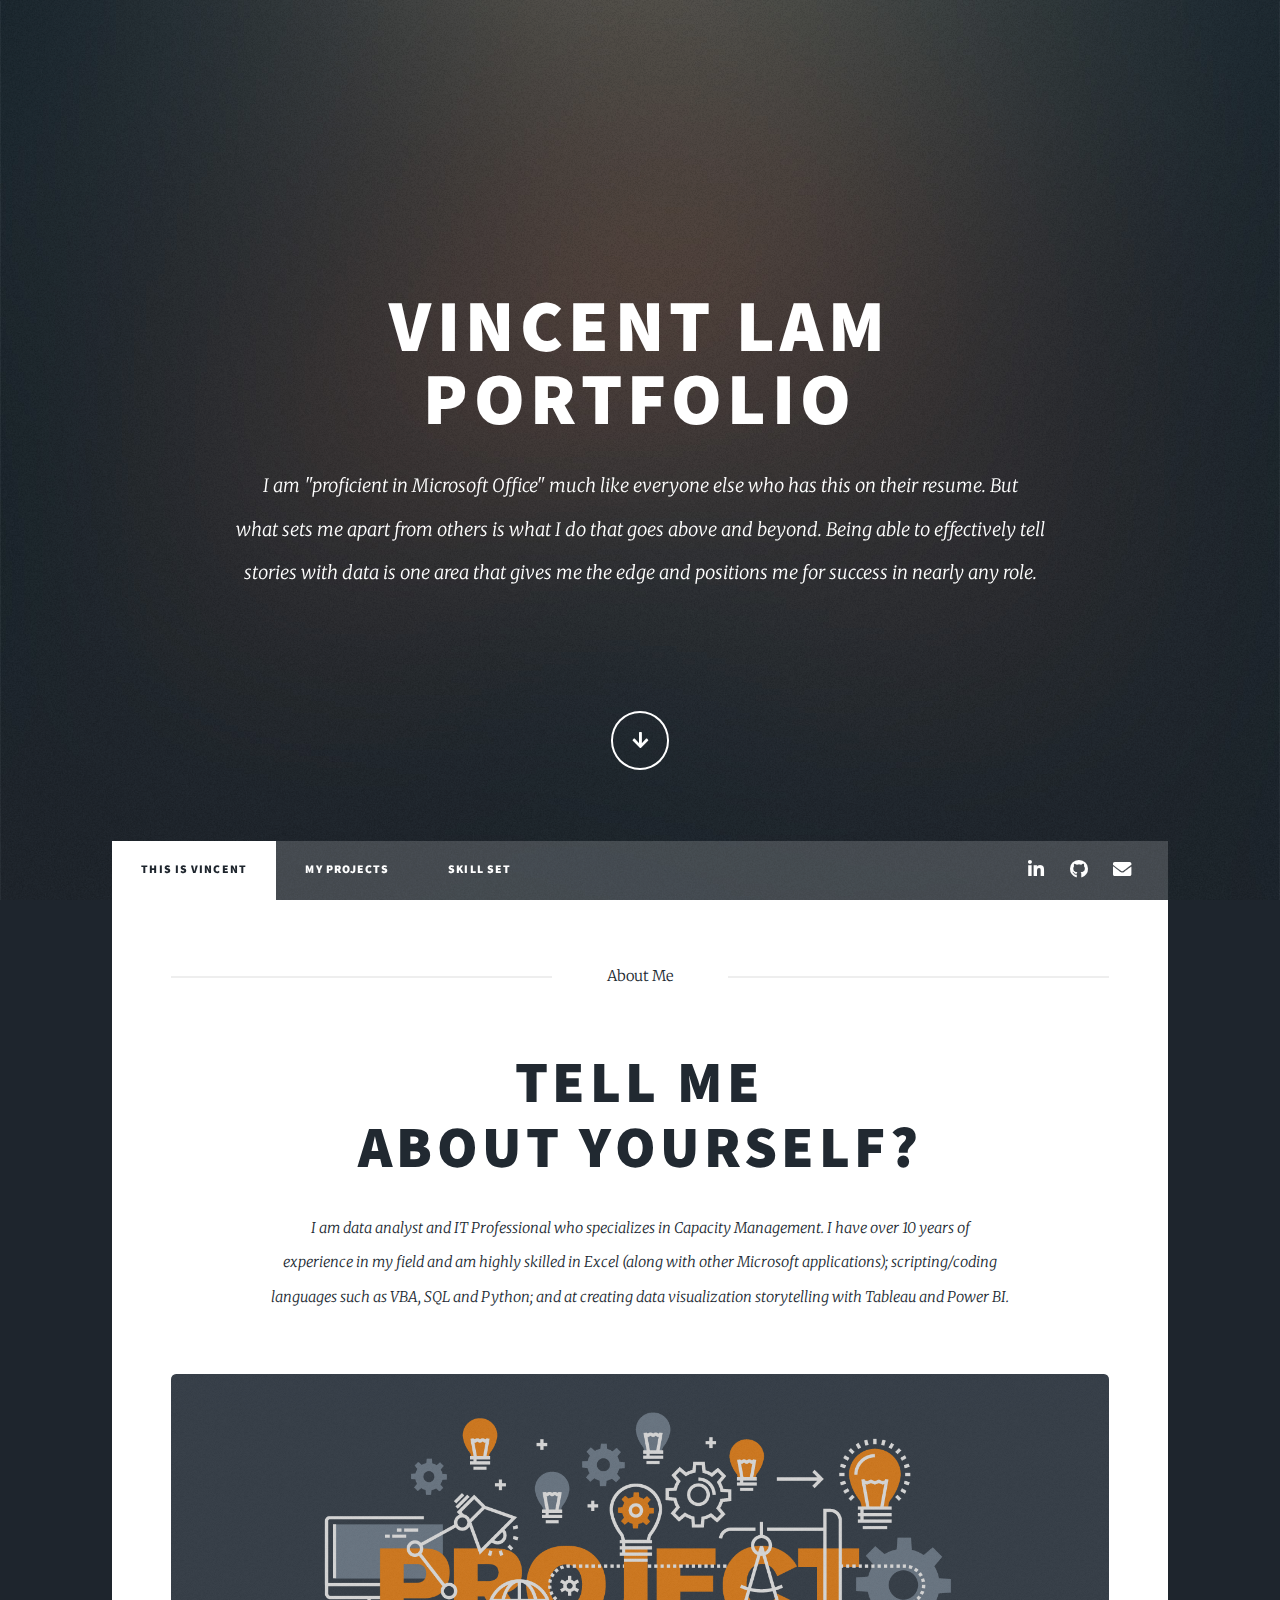
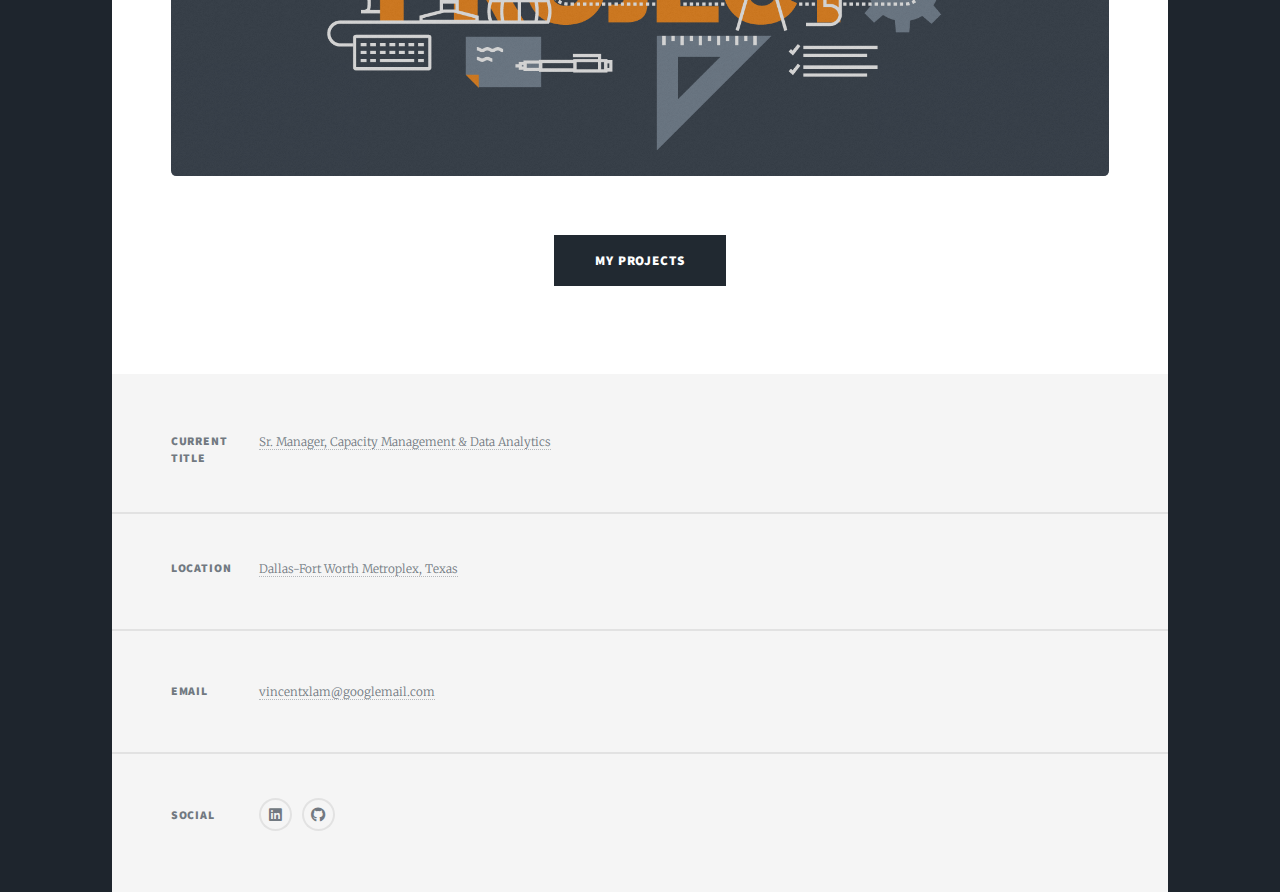
<file: index.html>
<!DOCTYPE HTML>
<!--	GitHub Upload Instructions
	1.  Login to Github.
	2.  Create a new repository (repo).
	3.  Use the "Repository name" as the name for your website. (ie. vlam-00.github.io/Portfolio) This can be changed later.
	4.  After creating the repo, go to "upload an existing file."
	5.  Drag and drop every website content file and then upload.
	6.  Go to settings and scroll down to GitHub Pages setting.
	7.  Change the "Source" to pull from the relevant branch and folder where your files are contained. Then Save.
	8.  Once your site is published, a link will be provided. Be patient because it could take some time for the website to finalize.
-->
<html>
	<head>
		<title>Vincent Lam Portfolio</title>
		<meta charset="utf-8" />
		<meta name="viewport" content="width=device-width, initial-scale=1, user-scalable=no" />
		<link rel="stylesheet" href="assets/css/main.css" />
		<noscript><link rel="stylesheet" href="assets/css/noscript.css" /></noscript>
	</head>
	<body class="is-preload">

		<!-- Wrapper -->
			<div id="wrapper" class="fade-in">

				<!-- Intro -->
					<div id="intro">
						<h1>Vincent Lam<br />
						Portfolio</h1>
						<p>I am "proficient in Microsoft Office" much like everyone else who has this on their resume.  But
						<br />
						what sets me apart from others is what I do that goes above and beyond.  Being able to effectively tell
						<br />
						stories with data is one area that gives me the edge and positions me for success in nearly any role.
						<br />
						<br />
						<br />
						<!--	Temporarily remove for now
						<a href="https://www.linkedin.com/in/vincent-lam-35468997/" target="_blank">Linkedin</a>
						-->
						</p>
						<ul class="actions">
							<li><a href="#header" class="button icon solid solo fa-arrow-down scrolly">Continue</a></li>
						</ul>
					</div>

				<!-- Header -->
					<header id="header">
						<a href="index.html" class="logo">Vincent Lam Portfolio</a>
					</header>

				<!-- Nav -->
					<nav id="nav">
						<ul class="links">
							<li class="active"><a href="index.html">This is Vincent</a></li>
							<li><a href="projects-page-1.html">My Projects</a></li>
							<li><a href="skill-set.html">Skill Set</a></li>
						</ul>
						<ul class="icons">
							<li><a href="https://www.linkedin.com/in/vincent-lam-35468997/" class="icon brands fa-linkedin-in" target="_blank"><span class="label">LinkedIn</span></a></li>
							<li><a href="https://github.com/vlam-00/Portfolio-Project" class="icon brands alt fa-github" target="_blank"><span class="label">GitHub</span></a></li>
							<li><a href="mailto:vincentxlam@googlemail.com" class="icon solid fa-envelope"><span class="label">Email</span></a></li>
						</ul>
					</nav>

				<!-- Main -->
					<div id="main">

						<!-- Featured Post -->
							<article class="post featured">
								<header class="major">
									<span class="date">About Me</span>
									<h2><a style="cursor:default">Tell me<br />
									about yourself?</a></h2>
									<p>I am  data analyst and IT Professional who specializes in Capacity Management. I have over 10 years of <br />
									experience in my field and am highly skilled in Excel (along with other Microsoft applications); scripting/coding <br />
									languages such as VBA, SQL and Python; and at creating data visualization storytelling with Tableau and Power BI.</p>
								</header>
								<a href="projects-page-1.html" class="image main"><img src="images/project-planning-header@2x.png" alt="" /></a>
								<ul class="actions special">
									<li><a href="projects-page-1.html" class="button primary large">My Projects</a></li>
								</ul>
							</article>
					</div>

				<!-- Footer -->
					<footer id="footer">
						<!--
						<section>
							<form method="post" action="#">
								<div class="fields">
									<div class="field">
										<label for="name">Name</label>
										<input type="text" name="name" id="name" />
									</div>
									<div class="field">
										<label for="email">Email</label>
										<input type="text" name="email" id="email" />
									</div>
									<div class="field">
										<label for="message">Message</label>
										<textarea name="message" id="message" rows="3"></textarea>
									</div>
								</div>
								<ul class="actions">
									<li><input type="submit" value="Send Message" /></li>
								</ul>
							</form>
						</section>
						-->
						<section class="split contact">
							<section class="alt">
								<h3>Current Title</h3>
								<p><a style="cursor:default">Sr. Manager, Capacity Management & Data Analytics</a><br /></p>
							</section>
							<section class="alt">
								<h3>Location</h3>
								<p><a style="cursor:default">Dallas-Fort Worth Metroplex, Texas</a><br /></p>
							</section>
							<!--
							<section>
								<h3>Phone</h3>
								<p><a href="#">(214) 212-7337</a></p>
							</section>
							-->
							<section>
								<h3>Email</h3>
								<p><a href="mailto:vincentxlam@googlemail.com">vincentxlam@googlemail.com</a></p>
							</section>
							<section>
								<h3>Social</h3>
								<ul class="icons alt">
									<li><a href="https://www.linkedin.com/in/vincent-lam-35468997/" target="_blank" class="icon brands alt fa-linkedin"><span class="label">LinkedIn</span></a></li>
									<li><a href="https://github.com/vlam-00/Portfolio-Project" target="_blank" class="icon brands alt fa-github"><span class="label">GitHub</span></a></li>
									<!-- <li><a href="#" class="icon solid fa-envelope"><span class="label">Email</span></a></li> -->
								</ul>
							</section>
						</section>
					</footer>

				<!-- Copyright -->
					<!--
					<div id="copyright">
						<ul><li>&copy; Untitled</li><li>Design: <a href="https://html5up.net" target="_blank">HTML5 UP</a></li></ul>
					</div>
					-->
			</div>

		<!-- Scripts -->
			<script src="assets/js/jquery.min.js"></script>
			<script src="assets/js/jquery.scrollex.min.js"></script>
			<script src="assets/js/jquery.scrolly.min.js"></script>
			<script src="assets/js/browser.min.js"></script>
			<script src="assets/js/breakpoints.min.js"></script>
			<script src="assets/js/util.js"></script>
			<script src="assets/js/main.js"></script>

	</body>
</html>
</file>
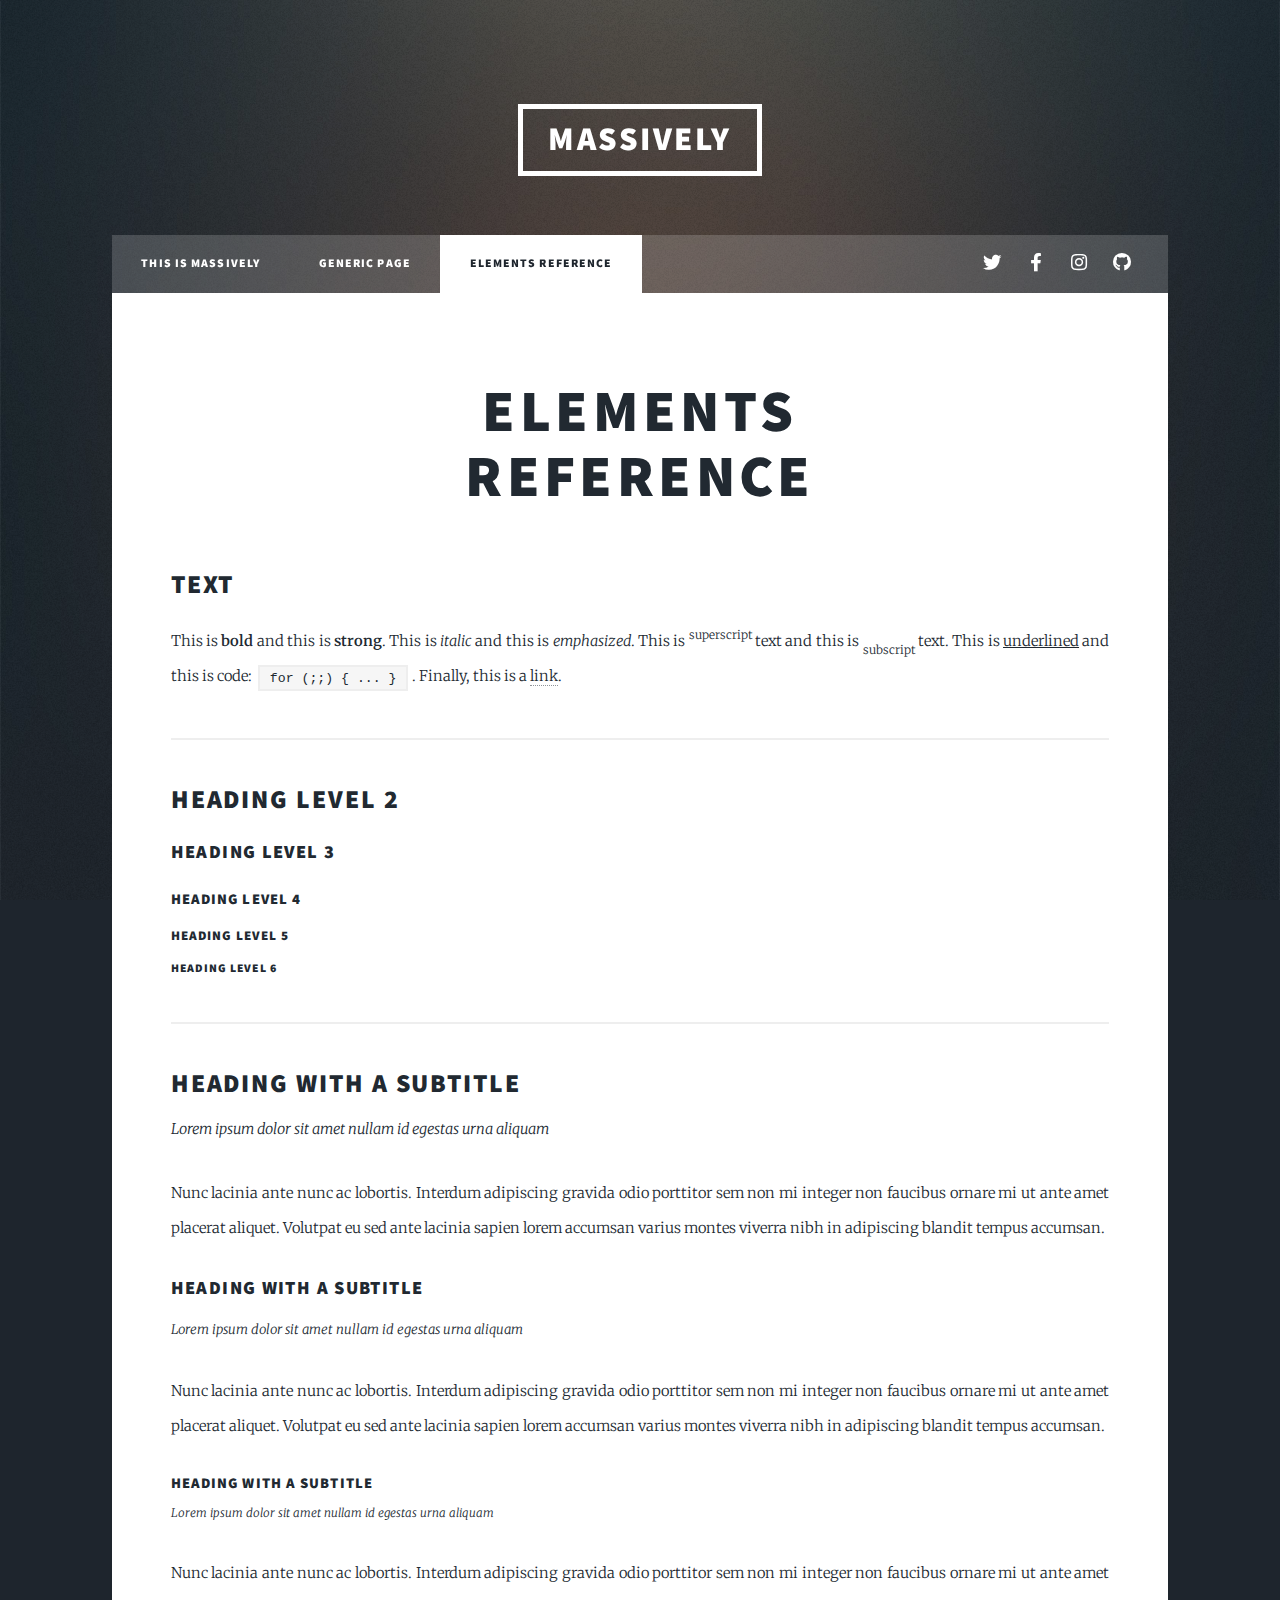
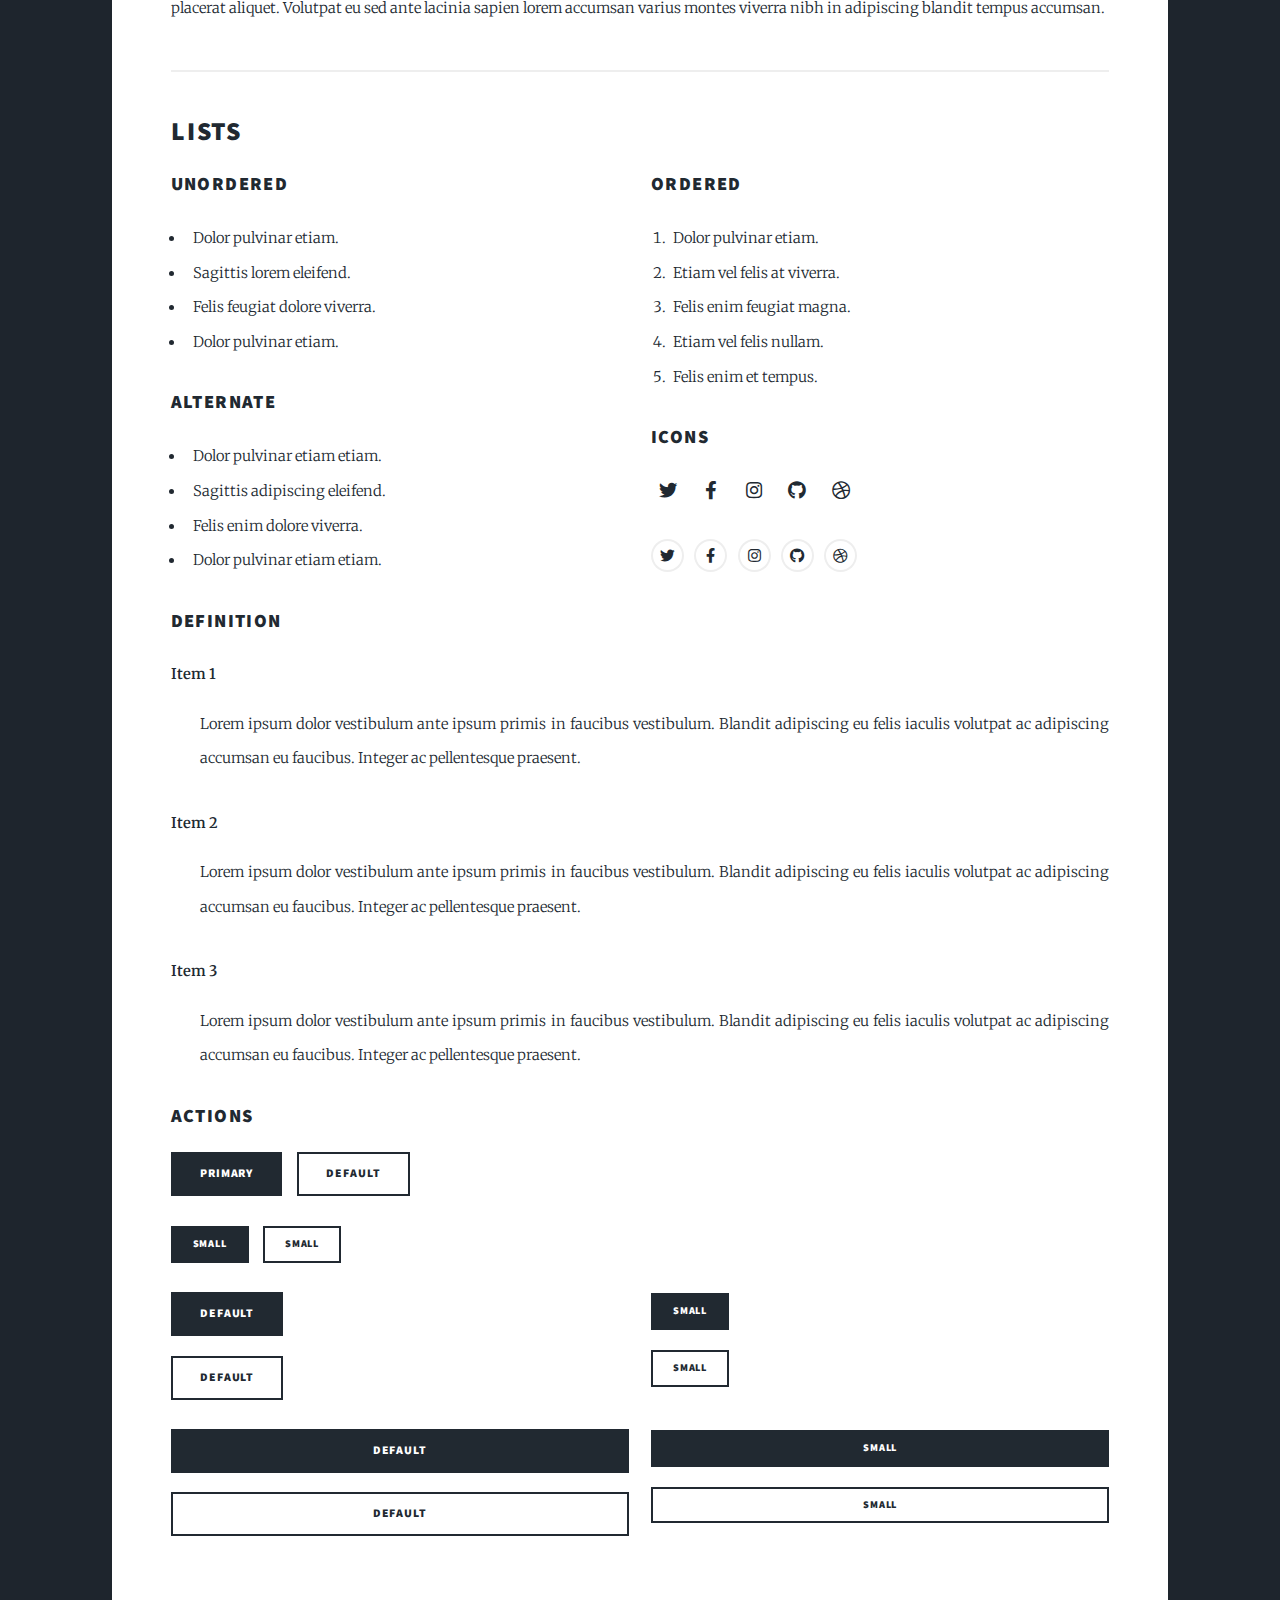
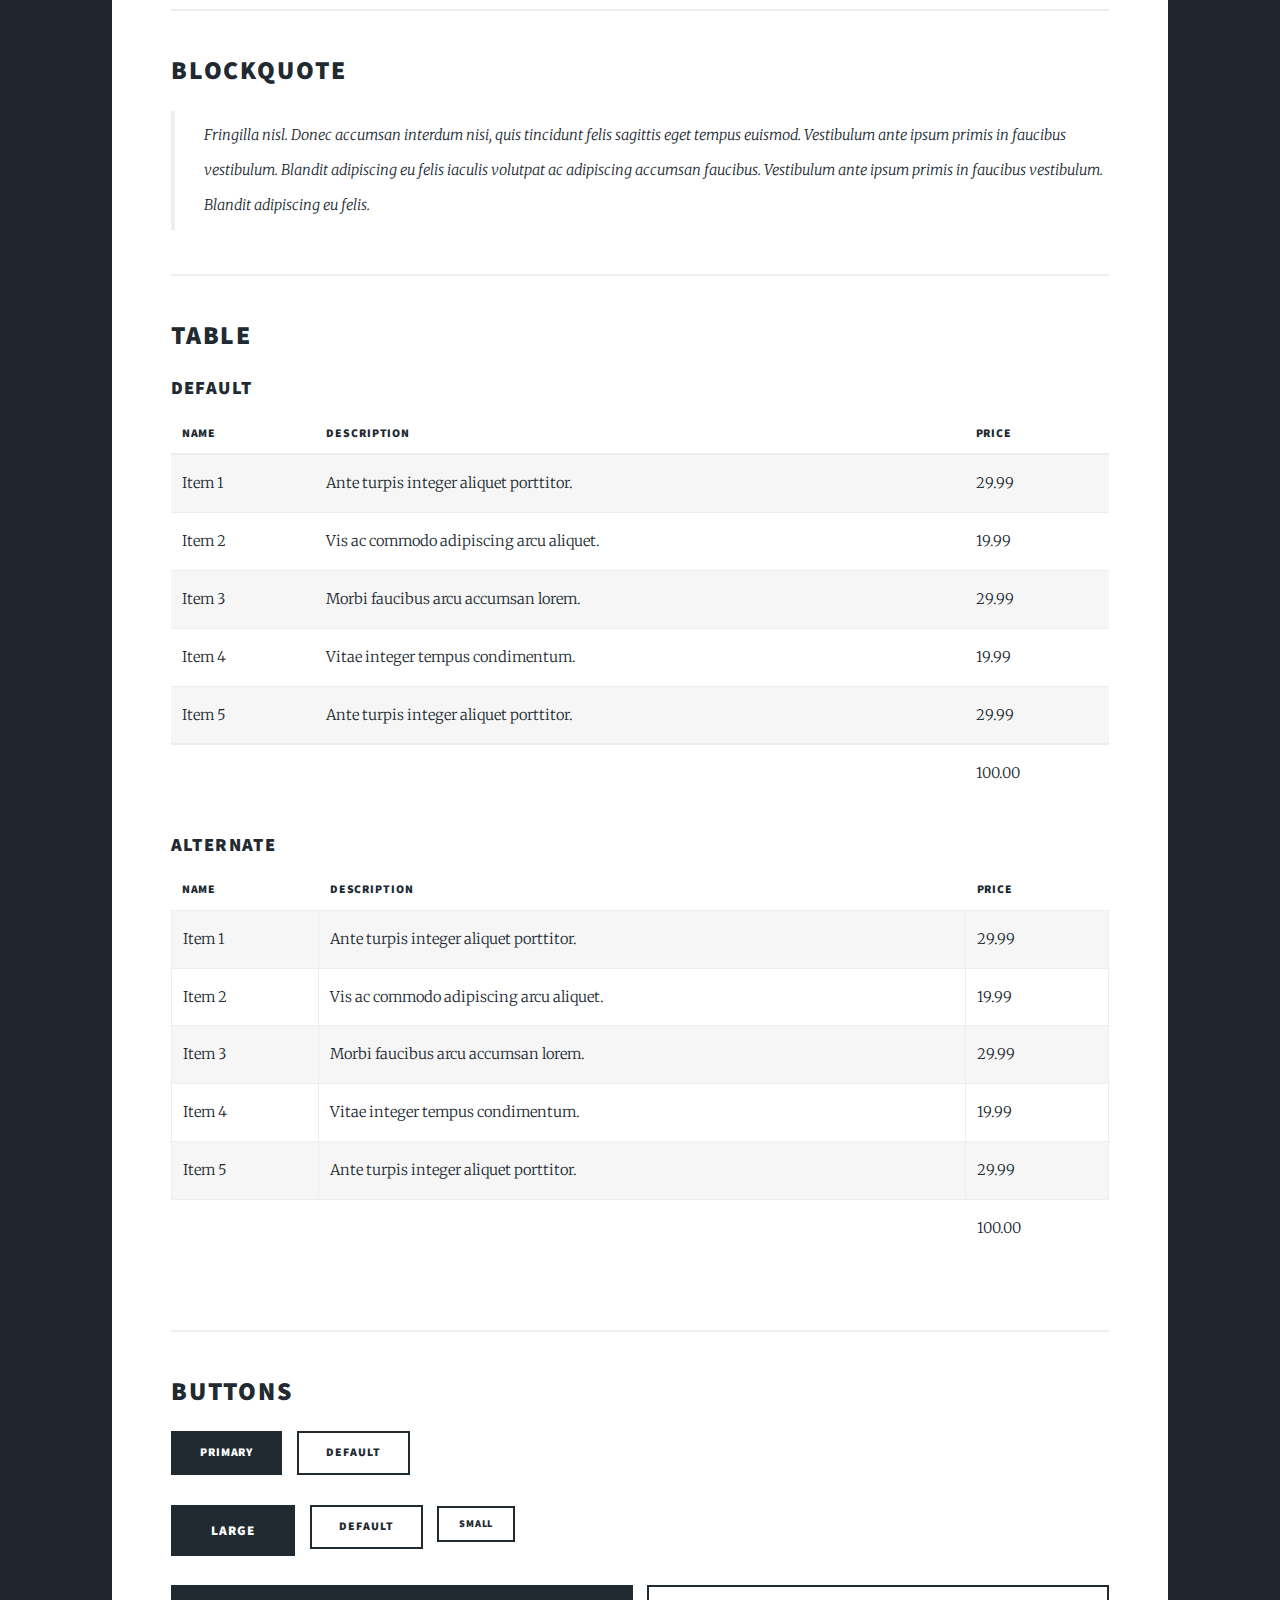
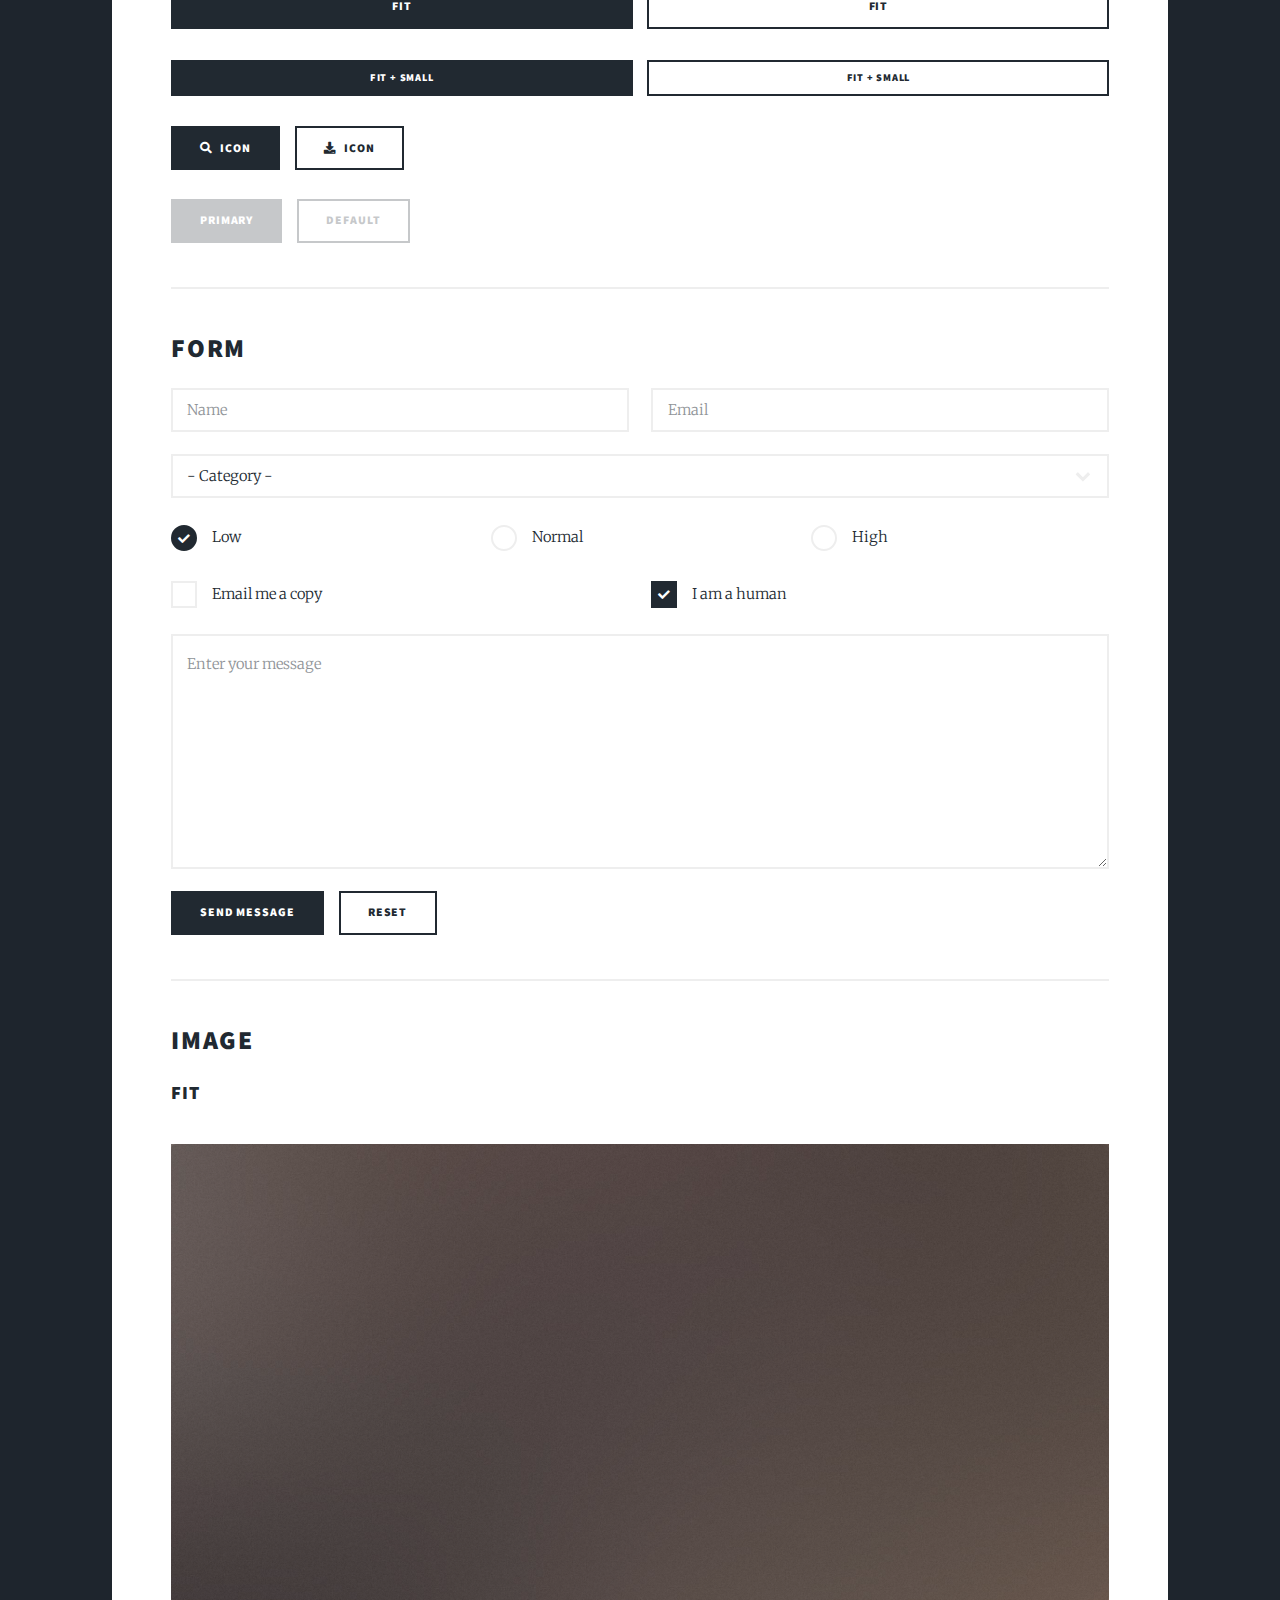
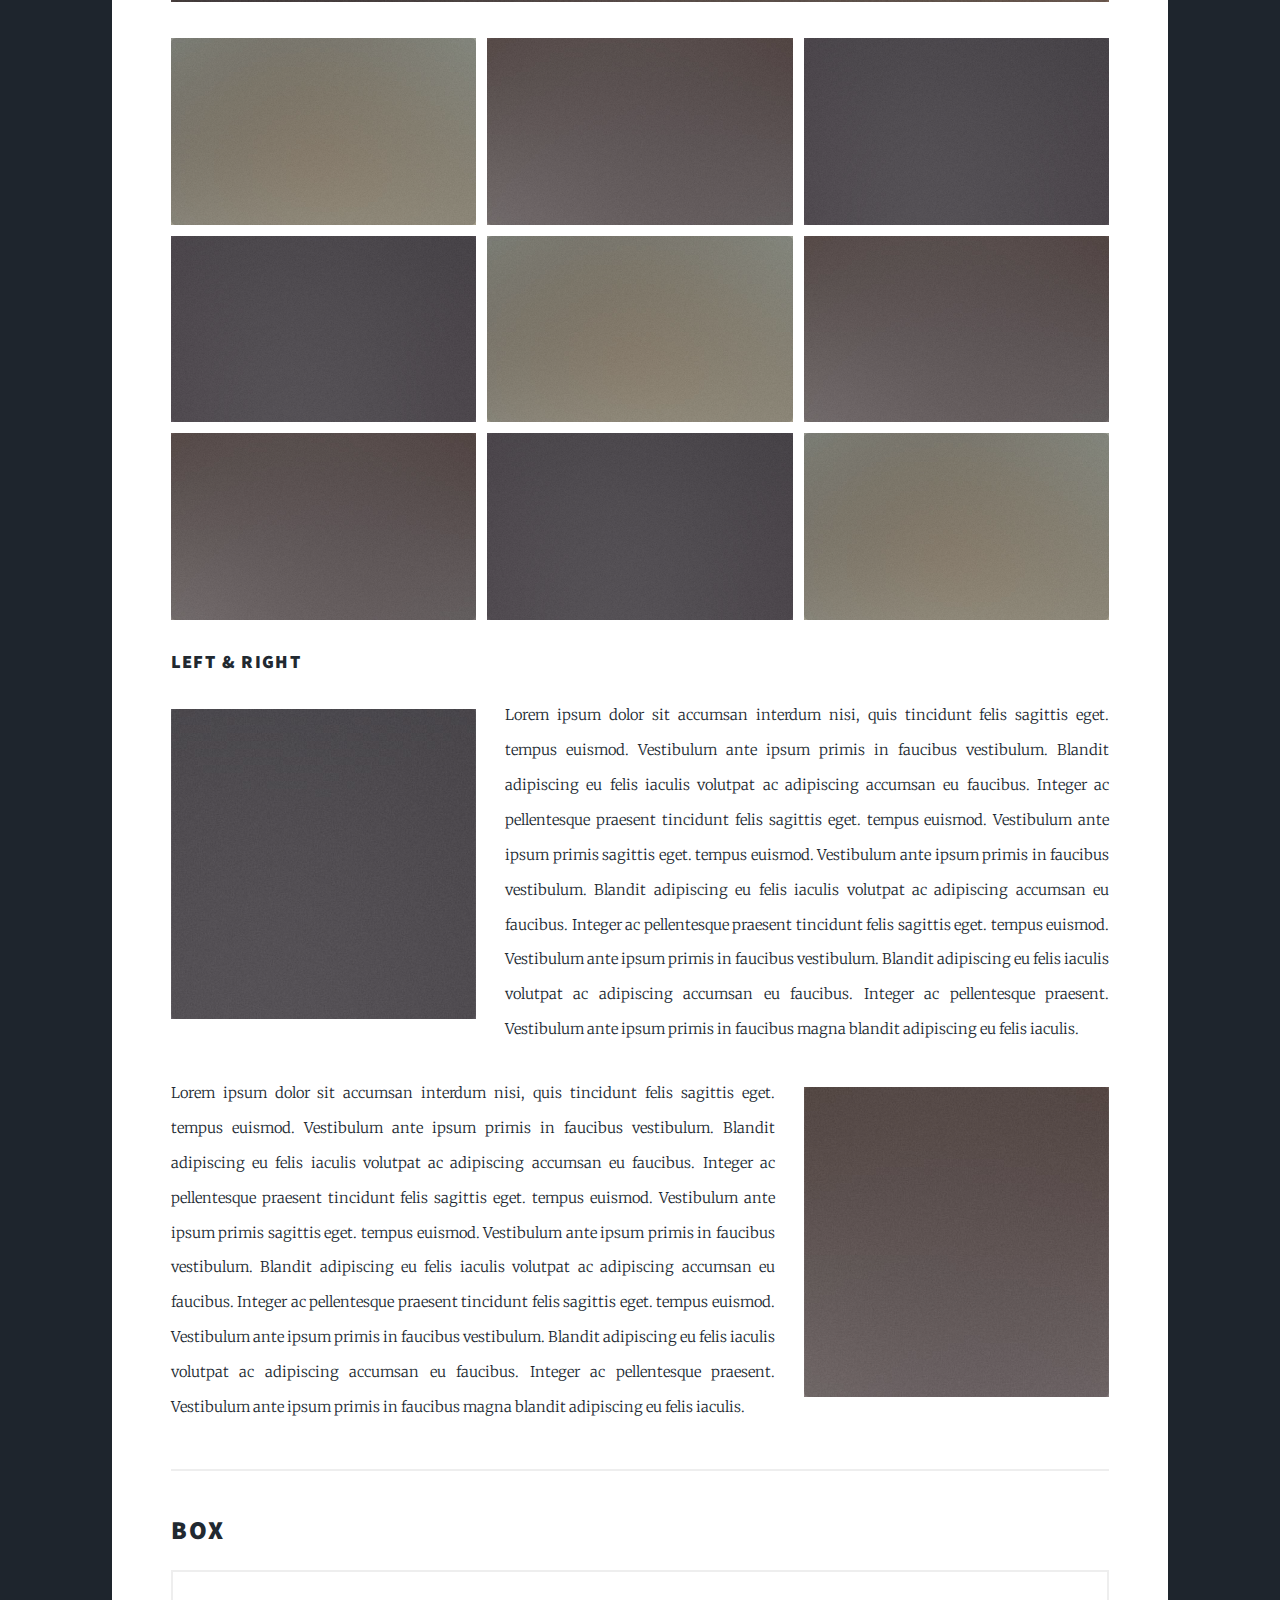
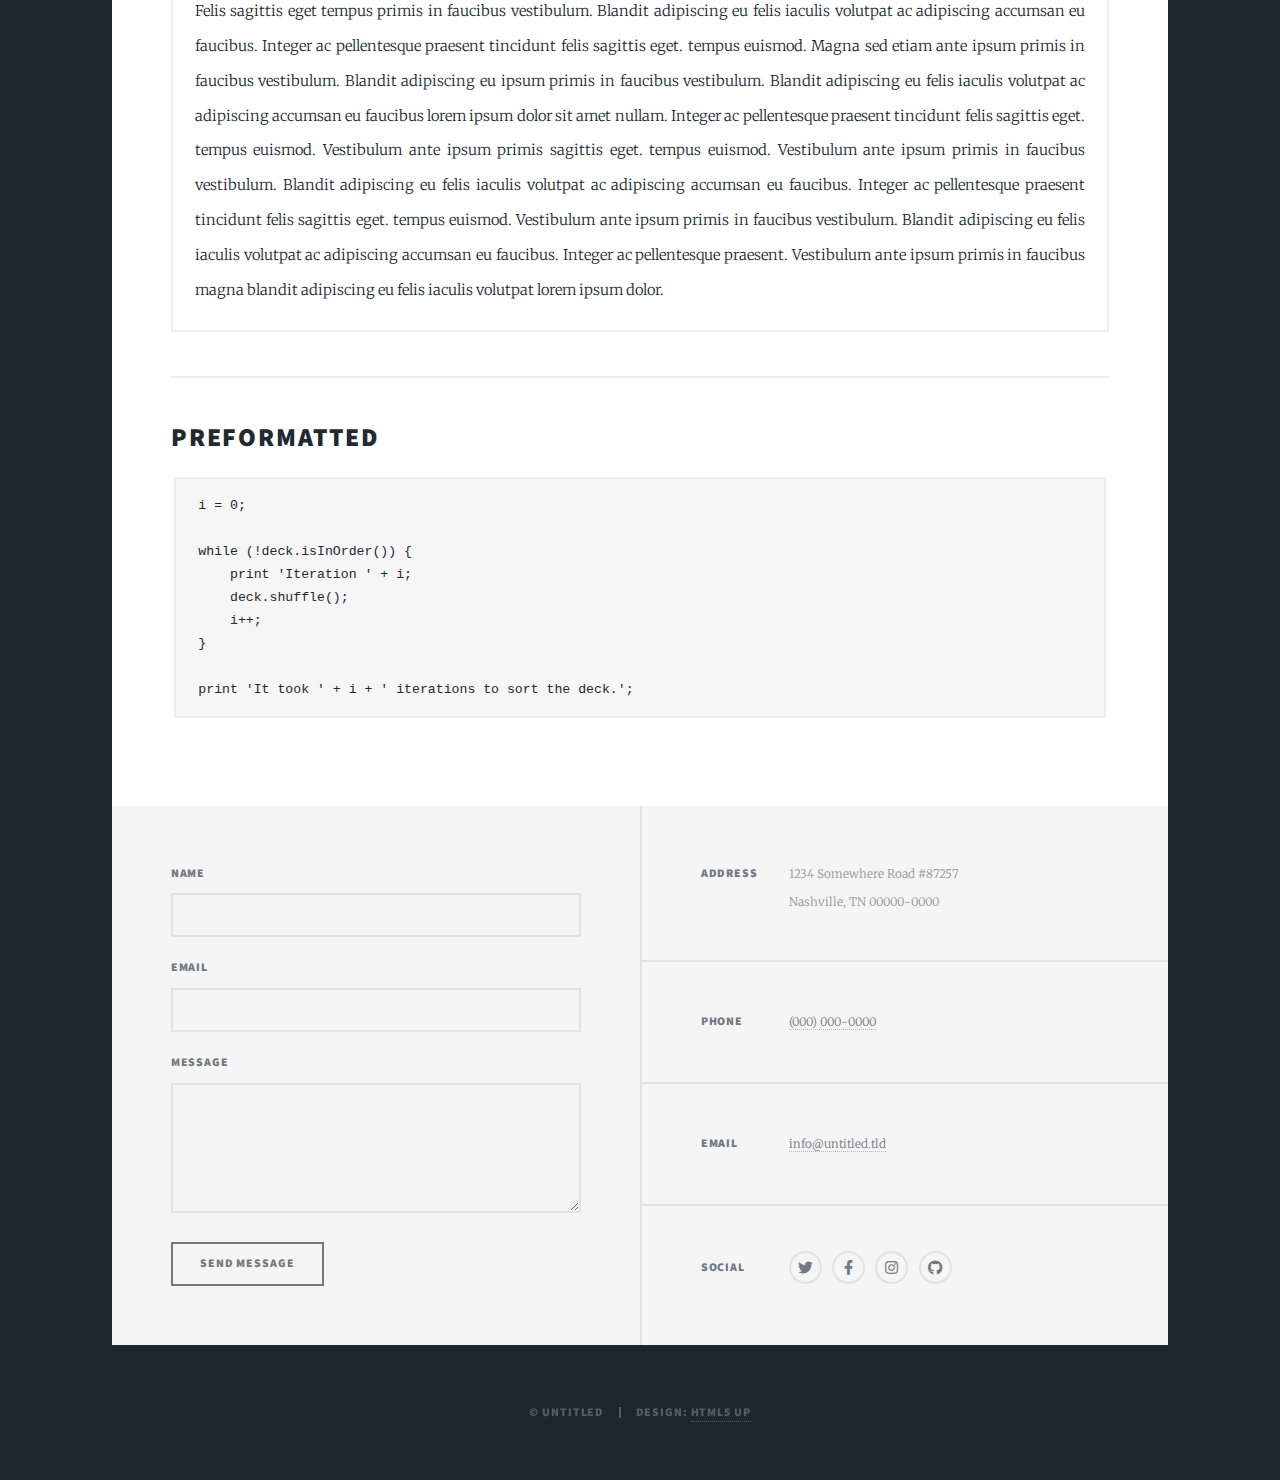
<file: elements.html>
<!DOCTYPE HTML>
<!--
	Massively by HTML5 UP
	html5up.net | @ajlkn
	Free for personal and commercial use under the CCA 3.0 license (html5up.net/license)
-->
<html>
	<head>
		<title>Elements Reference - Massively by HTML5 UP</title>
		<meta charset="utf-8" />
		<meta name="viewport" content="width=device-width, initial-scale=1, user-scalable=no" />
		<link rel="stylesheet" href="assets/css/main.css" />
		<noscript><link rel="stylesheet" href="assets/css/noscript.css" /></noscript>
	</head>
	<body class="is-preload">

		<!-- Wrapper -->
			<div id="wrapper">

				<!-- Header -->
					<header id="header">
						<a href="index.html" class="logo">Massively</a>
					</header>

				<!-- Nav -->
					<nav id="nav">
						<ul class="links">
							<li><a href="index.html">This is Massively</a></li>
							<li><a href="generic.html">Generic Page</a></li>
							<li class="active"><a href="elements.html">Elements Reference</a></li>
						</ul>
						<ul class="icons">
							<li><a href="#" class="icon brands fa-twitter"><span class="label">Twitter</span></a></li>
							<li><a href="#" class="icon brands fa-facebook-f"><span class="label">Facebook</span></a></li>
							<li><a href="#" class="icon brands fa-instagram"><span class="label">Instagram</span></a></li>
							<li><a href="#" class="icon brands fa-github"><span class="label">GitHub</span></a></li>
						</ul>
					</nav>

				<!-- Main -->
					<div id="main">

						<!-- Post -->
							<section class="post">
								<header class="major">
									<h1>Elements<br />
									Reference</h1>
								</header>

								<!-- Text stuff -->
									<h2>Text</h2>
									<p>This is <b>bold</b> and this is <strong>strong</strong>. This is <i>italic</i> and this is <em>emphasized</em>.
									This is <sup>superscript</sup> text and this is <sub>subscript</sub> text.
									This is <u>underlined</u> and this is code: <code>for (;;) { ... }</code>.
									Finally, this is a <a href="#">link</a>.</p>
									<hr />
									<h2>Heading Level 2</h2>
									<h3>Heading Level 3</h3>
									<h4>Heading Level 4</h4>
									<h5>Heading Level 5</h5>
									<h6>Heading Level 6</h6>
									<hr />
									<header>
										<h2>Heading with a Subtitle</h2>
										<p>Lorem ipsum dolor sit amet nullam id egestas urna aliquam</p>
									</header>
									<p>Nunc lacinia ante nunc ac lobortis. Interdum adipiscing gravida odio porttitor sem non mi integer non faucibus ornare mi ut ante amet placerat aliquet. Volutpat eu sed ante lacinia sapien lorem accumsan varius montes viverra nibh in adipiscing blandit tempus accumsan.</p>
									<header>
										<h3>Heading with a Subtitle</h3>
										<p>Lorem ipsum dolor sit amet nullam id egestas urna aliquam</p>
									</header>
									<p>Nunc lacinia ante nunc ac lobortis. Interdum adipiscing gravida odio porttitor sem non mi integer non faucibus ornare mi ut ante amet placerat aliquet. Volutpat eu sed ante lacinia sapien lorem accumsan varius montes viverra nibh in adipiscing blandit tempus accumsan.</p>
									<header>
										<h4>Heading with a Subtitle</h4>
										<p>Lorem ipsum dolor sit amet nullam id egestas urna aliquam</p>
									</header>
									<p>Nunc lacinia ante nunc ac lobortis. Interdum adipiscing gravida odio porttitor sem non mi integer non faucibus ornare mi ut ante amet placerat aliquet. Volutpat eu sed ante lacinia sapien lorem accumsan varius montes viverra nibh in adipiscing blandit tempus accumsan.</p>

									<hr />

								<!-- Lists -->
									<h2>Lists</h2>
									<div class="row">
										<div class="col-6 col-12-small">

											<h3>Unordered</h3>
											<ul>
												<li>Dolor pulvinar etiam.</li>
												<li>Sagittis lorem eleifend.</li>
												<li>Felis feugiat dolore viverra.</li>
												<li>Dolor pulvinar etiam.</li>
											</ul>

											<h3>Alternate</h3>
											<ul class="alt">
												<li>Dolor pulvinar etiam etiam.</li>
												<li>Sagittis adipiscing eleifend.</li>
												<li>Felis enim dolore viverra.</li>
												<li>Dolor pulvinar etiam etiam.</li>
											</ul>

										</div>
										<div class="col-6 col-12-small">

											<h3>Ordered</h3>
											<ol>
												<li>Dolor pulvinar etiam.</li>
												<li>Etiam vel felis at viverra.</li>
												<li>Felis enim feugiat magna.</li>
												<li>Etiam vel felis nullam.</li>
												<li>Felis enim et tempus.</li>
											</ol>

											<h3>Icons</h3>
											<ul class="icons">
												<li><a href="#" class="icon brands fa-twitter"><span class="label">Twitter</span></a></li>
												<li><a href="#" class="icon brands fa-facebook-f"><span class="label">Facebook</span></a></li>
												<li><a href="#" class="icon brands fa-instagram"><span class="label">Instagram</span></a></li>
												<li><a href="#" class="icon brands fa-github"><span class="label">Github</span></a></li>
												<li><a href="#" class="icon brands fa-dribbble"><span class="label">Dribbble</span></a></li>
											</ul>
											<ul class="icons alt">
												<li><a href="#" class="icon brands alt fa-twitter"><span class="label">Twitter</span></a></li>
												<li><a href="#" class="icon brands alt fa-facebook-f"><span class="label">Facebook</span></a></li>
												<li><a href="#" class="icon brands alt fa-instagram"><span class="label">Instagram</span></a></li>
												<li><a href="#" class="icon brands alt fa-github"><span class="label">Github</span></a></li>
												<li><a href="#" class="icon brands alt fa-dribbble"><span class="label">Dribbble</span></a></li>
											</ul>

										</div>
									</div>
									<h3>Definition</h3>
									<dl>
										<dt>Item 1</dt>
										<dd>
											<p>Lorem ipsum dolor vestibulum ante ipsum primis in faucibus vestibulum. Blandit adipiscing eu felis iaculis volutpat ac adipiscing accumsan eu faucibus. Integer ac pellentesque praesent.</p>
										</dd>
										<dt>Item 2</dt>
										<dd>
											<p>Lorem ipsum dolor vestibulum ante ipsum primis in faucibus vestibulum. Blandit adipiscing eu felis iaculis volutpat ac adipiscing accumsan eu faucibus. Integer ac pellentesque praesent.</p>
										</dd>
										<dt>Item 3</dt>
										<dd>
											<p>Lorem ipsum dolor vestibulum ante ipsum primis in faucibus vestibulum. Blandit adipiscing eu felis iaculis volutpat ac adipiscing accumsan eu faucibus. Integer ac pellentesque praesent.</p>
										</dd>
									</dl>

									<h3>Actions</h3>
									<ul class="actions">
										<li><a href="#" class="button primary">Primary</a></li>
										<li><a href="#" class="button">Default</a></li>
									</ul>
									<ul class="actions small">
										<li><a href="#" class="button primary small">Small</a></li>
										<li><a href="#" class="button small">Small</a></li>
									</ul>
									<div class="row">
										<div class="col-6 col-12-small">
											<ul class="actions stacked">
												<li><a href="#" class="button primary">Default</a></li>
												<li><a href="#" class="button">Default</a></li>
											</ul>
										</div>
										<div class="col-6 col-12-small">
											<ul class="actions stacked">
												<li><a href="#" class="button primary small">Small</a></li>
												<li><a href="#" class="button small">Small</a></li>
											</ul>
										</div>
									</div>
									<div class="row">
										<div class="col-6 col-12-small">
											<ul class="actions stacked">
												<li><a href="#" class="button primary fit">Default</a></li>
												<li><a href="#" class="button fit">Default</a></li>
											</ul>
										</div>
										<div class="col-6 col-12-small">
											<ul class="actions stacked">
												<li><a href="#" class="button primary small fit">Small</a></li>
												<li><a href="#" class="button small fit">Small</a></li>
											</ul>
										</div>
									</div>

									<hr />

								<!-- Blockquote -->
									<h2>Blockquote</h2>
									<blockquote>Fringilla nisl. Donec accumsan interdum nisi, quis tincidunt felis sagittis eget tempus euismod. Vestibulum ante ipsum primis in faucibus vestibulum. Blandit adipiscing eu felis iaculis volutpat ac adipiscing accumsan faucibus. Vestibulum ante ipsum primis in faucibus vestibulum. Blandit adipiscing eu felis.</blockquote>

									<hr />

								<!-- Table -->
									<h2>Table</h2>

									<h3>Default</h3>
									<div class="table-wrapper">
										<table>
											<thead>
												<tr>
													<th>Name</th>
													<th>Description</th>
													<th>Price</th>
												</tr>
											</thead>
											<tbody>
												<tr>
													<td>Item 1</td>
													<td>Ante turpis integer aliquet porttitor.</td>
													<td>29.99</td>
												</tr>
												<tr>
													<td>Item 2</td>
													<td>Vis ac commodo adipiscing arcu aliquet.</td>
													<td>19.99</td>
												</tr>
												<tr>
													<td>Item 3</td>
													<td> Morbi faucibus arcu accumsan lorem.</td>
													<td>29.99</td>
												</tr>
												<tr>
													<td>Item 4</td>
													<td>Vitae integer tempus condimentum.</td>
													<td>19.99</td>
												</tr>
												<tr>
													<td>Item 5</td>
													<td>Ante turpis integer aliquet porttitor.</td>
													<td>29.99</td>
												</tr>
											</tbody>
											<tfoot>
												<tr>
													<td colspan="2"></td>
													<td>100.00</td>
												</tr>
											</tfoot>
										</table>
									</div>

									<h3>Alternate</h3>
									<div class="table-wrapper">
										<table class="alt">
											<thead>
												<tr>
													<th>Name</th>
													<th>Description</th>
													<th>Price</th>
												</tr>
											</thead>
											<tbody>
												<tr>
													<td>Item 1</td>
													<td>Ante turpis integer aliquet porttitor.</td>
													<td>29.99</td>
												</tr>
												<tr>
													<td>Item 2</td>
													<td>Vis ac commodo adipiscing arcu aliquet.</td>
													<td>19.99</td>
												</tr>
												<tr>
													<td>Item 3</td>
													<td> Morbi faucibus arcu accumsan lorem.</td>
													<td>29.99</td>
												</tr>
												<tr>
													<td>Item 4</td>
													<td>Vitae integer tempus condimentum.</td>
													<td>19.99</td>
												</tr>
												<tr>
													<td>Item 5</td>
													<td>Ante turpis integer aliquet porttitor.</td>
													<td>29.99</td>
												</tr>
											</tbody>
											<tfoot>
												<tr>
													<td colspan="2"></td>
													<td>100.00</td>
												</tr>
											</tfoot>
										</table>
									</div>

									<hr />

								<!-- Buttons -->
									<h2>Buttons</h2>
									<ul class="actions">
										<li><a href="#" class="button primary">Primary</a></li>
										<li><a href="#" class="button">Default</a></li>
									</ul>
									<ul class="actions">
										<li><a href="#" class="button primary large">Large</a></li>
										<li><a href="#" class="button">Default</a></li>
										<li><a href="#" class="button small">Small</a></li>
									</ul>
									<ul class="actions fit">
										<li><a href="#" class="button primary fit">Fit</a></li>
										<li><a href="#" class="button fit">Fit</a></li>
									</ul>
									<ul class="actions fit small">
										<li><a href="#" class="button primary fit small">Fit + Small</a></li>
										<li><a href="#" class="button fit small">Fit + Small</a></li>
									</ul>
									<ul class="actions">
										<li><a href="#" class="button primary icon solid fa-search">Icon</a></li>
										<li><a href="#" class="button icon solid fa-download">Icon</a></li>
									</ul>
									<ul class="actions">
										<li><span class="button primary disabled">Primary</span></li>
										<li><span class="button disabled">Default</span></li>
									</ul>

									<hr />

								<!-- Form -->
									<h2>Form</h2>

									<form method="post" action="#">
										<div class="row gtr-uniform">
											<div class="col-6 col-12-xsmall">
												<input type="text" name="demo-name" id="demo-name" value="" placeholder="Name" />
											</div>
											<div class="col-6 col-12-xsmall">
												<input type="email" name="demo-email" id="demo-email" value="" placeholder="Email" />
											</div>
											<!-- Break -->
											<div class="col-12">
												<select name="demo-category" id="demo-category">
													<option value="">- Category -</option>
													<option value="1">Manufacturing</option>
													<option value="1">Shipping</option>
													<option value="1">Administration</option>
													<option value="1">Human Resources</option>
												</select>
											</div>
											<!-- Break -->
											<div class="col-4 col-12-small">
												<input type="radio" id="demo-priority-low" name="demo-priority" checked>
												<label for="demo-priority-low">Low</label>
											</div>
											<div class="col-4 col-12-small">
												<input type="radio" id="demo-priority-normal" name="demo-priority">
												<label for="demo-priority-normal">Normal</label>
											</div>
											<div class="col-4 col-12-small">
												<input type="radio" id="demo-priority-high" name="demo-priority">
												<label for="demo-priority-high">High</label>
											</div>
											<!-- Break -->
											<div class="col-6 col-12-small">
												<input type="checkbox" id="demo-copy" name="demo-copy">
												<label for="demo-copy">Email me a copy</label>
											</div>
											<div class="col-6 col-12-small">
												<input type="checkbox" id="demo-human" name="demo-human" checked>
												<label for="demo-human">I am a human</label>
											</div>
											<!-- Break -->
											<div class="col-12">
												<textarea name="demo-message" id="demo-message" placeholder="Enter your message" rows="6"></textarea>
											</div>
											<!-- Break -->
											<div class="col-12">
												<ul class="actions">
													<li><input type="submit" value="Send Message" class="primary" /></li>
													<li><input type="reset" value="Reset" /></li>
												</ul>
											</div>
										</div>
									</form>

									<hr />

								<!-- Image -->
									<h2>Image</h2>

									<h3>Fit</h3>
									<span class="image fit"><img src="images/pic01.jpg" alt="" /></span>
									<div class="box alt">
										<div class="row gtr-50 gtr-uniform">
											<div class="col-4"><span class="image fit"><img src="images/pic02.jpg" alt="" /></span></div>
											<div class="col-4"><span class="image fit"><img src="images/pic03.jpg" alt="" /></span></div>
											<div class="col-4"><span class="image fit"><img src="images/pic04.jpg" alt="" /></span></div>
											<!-- Break -->
											<div class="col-4"><span class="image fit"><img src="images/pic04.jpg" alt="" /></span></div>
											<div class="col-4"><span class="image fit"><img src="images/pic02.jpg" alt="" /></span></div>
											<div class="col-4"><span class="image fit"><img src="images/pic03.jpg" alt="" /></span></div>
											<!-- Break -->
											<div class="col-4"><span class="image fit"><img src="images/pic03.jpg" alt="" /></span></div>
											<div class="col-4"><span class="image fit"><img src="images/pic04.jpg" alt="" /></span></div>
											<div class="col-4"><span class="image fit"><img src="images/pic02.jpg" alt="" /></span></div>
										</div>
									</div>

									<h3>Left &amp; Right</h3>
									<p><span class="image left"><img src="images/pic08.jpg" alt="" /></span>Lorem ipsum dolor sit accumsan interdum nisi, quis tincidunt felis sagittis eget. tempus euismod. Vestibulum ante ipsum primis in faucibus vestibulum. Blandit adipiscing eu felis iaculis volutpat ac adipiscing accumsan eu faucibus. Integer ac pellentesque praesent tincidunt felis sagittis eget. tempus euismod. Vestibulum ante ipsum primis sagittis eget. tempus euismod. Vestibulum ante ipsum primis in faucibus vestibulum. Blandit adipiscing eu felis iaculis volutpat ac adipiscing accumsan eu faucibus. Integer ac pellentesque praesent tincidunt felis sagittis eget. tempus euismod. Vestibulum ante ipsum primis in faucibus vestibulum. Blandit adipiscing eu felis iaculis volutpat ac adipiscing accumsan eu faucibus. Integer ac pellentesque praesent. Vestibulum ante ipsum primis in faucibus magna blandit adipiscing eu felis iaculis.</p>
									<p><span class="image right"><img src="images/pic09.jpg" alt="" /></span>Lorem ipsum dolor sit accumsan interdum nisi, quis tincidunt felis sagittis eget. tempus euismod. Vestibulum ante ipsum primis in faucibus vestibulum. Blandit adipiscing eu felis iaculis volutpat ac adipiscing accumsan eu faucibus. Integer ac pellentesque praesent tincidunt felis sagittis eget. tempus euismod. Vestibulum ante ipsum primis sagittis eget. tempus euismod. Vestibulum ante ipsum primis in faucibus vestibulum. Blandit adipiscing eu felis iaculis volutpat ac adipiscing accumsan eu faucibus. Integer ac pellentesque praesent tincidunt felis sagittis eget. tempus euismod. Vestibulum ante ipsum primis in faucibus vestibulum. Blandit adipiscing eu felis iaculis volutpat ac adipiscing accumsan eu faucibus. Integer ac pellentesque praesent. Vestibulum ante ipsum primis in faucibus magna blandit adipiscing eu felis iaculis.</p>

									<hr />

								<!-- Box -->
									<h2>Box</h2>
									<div class="box">
										<p>Felis sagittis eget tempus primis in faucibus vestibulum. Blandit adipiscing eu felis iaculis volutpat ac adipiscing accumsan eu faucibus. Integer ac pellentesque praesent tincidunt felis sagittis eget. tempus euismod. Magna sed etiam ante ipsum primis in faucibus vestibulum. Blandit adipiscing eu ipsum primis in faucibus vestibulum. Blandit adipiscing eu felis iaculis volutpat ac adipiscing accumsan eu faucibus lorem ipsum dolor sit amet nullam. Integer ac pellentesque praesent tincidunt felis sagittis eget. tempus euismod. Vestibulum ante ipsum primis sagittis eget. tempus euismod. Vestibulum ante ipsum primis in faucibus vestibulum. Blandit adipiscing eu felis iaculis volutpat ac adipiscing accumsan eu faucibus. Integer ac pellentesque praesent tincidunt felis sagittis eget. tempus euismod. Vestibulum ante ipsum primis in faucibus vestibulum. Blandit adipiscing eu felis iaculis volutpat ac adipiscing accumsan eu faucibus. Integer ac pellentesque praesent. Vestibulum ante ipsum primis in faucibus magna blandit adipiscing eu felis iaculis volutpat lorem ipsum dolor.</p>
									</div>

									<hr />

								<!-- Preformatted Code -->
									<h2>Preformatted</h2>
									<pre><code>i = 0;

while (!deck.isInOrder()) {
    print 'Iteration ' + i;
    deck.shuffle();
    i++;
}

print 'It took ' + i + ' iterations to sort the deck.';
</code></pre>

							</section>

					</div>

				<!-- Footer -->
					<footer id="footer">
						<section>
							<form method="post" action="#">
								<div class="fields">
									<div class="field">
										<label for="name">Name</label>
										<input type="text" name="name" id="name" />
									</div>
									<div class="field">
										<label for="email">Email</label>
										<input type="text" name="email" id="email" />
									</div>
									<div class="field">
										<label for="message">Message</label>
										<textarea name="message" id="message" rows="3"></textarea>
									</div>
								</div>
								<ul class="actions">
									<li><input type="submit" value="Send Message" /></li>
								</ul>
							</form>
						</section>
						<section class="split contact">
							<section class="alt">
								<h3>Address</h3>
								<p>1234 Somewhere Road #87257<br />
								Nashville, TN 00000-0000</p>
							</section>
							<section>
								<h3>Phone</h3>
								<p><a href="#">(000) 000-0000</a></p>
							</section>
							<section>
								<h3>Email</h3>
								<p><a href="#">info@untitled.tld</a></p>
							</section>
							<section>
								<h3>Social</h3>
								<ul class="icons alt">
									<li><a href="#" class="icon brands alt fa-twitter"><span class="label">Twitter</span></a></li>
									<li><a href="#" class="icon brands alt fa-facebook-f"><span class="label">Facebook</span></a></li>
									<li><a href="#" class="icon brands alt fa-instagram"><span class="label">Instagram</span></a></li>
									<li><a href="#" class="icon brands alt fa-github"><span class="label">GitHub</span></a></li>
								</ul>
							</section>
						</section>
					</footer>

				<!-- Copyright -->
					<div id="copyright">
						<ul><li>&copy; Untitled</li><li>Design: <a href="https://html5up.net">HTML5 UP</a></li></ul>
					</div>

			</div>

		<!-- Scripts -->
			<script src="assets/js/jquery.min.js"></script>
			<script src="assets/js/jquery.scrollex.min.js"></script>
			<script src="assets/js/jquery.scrolly.min.js"></script>
			<script src="assets/js/browser.min.js"></script>
			<script src="assets/js/breakpoints.min.js"></script>
			<script src="assets/js/util.js"></script>
			<script src="assets/js/main.js"></script>

	</body>
</html>
</file>
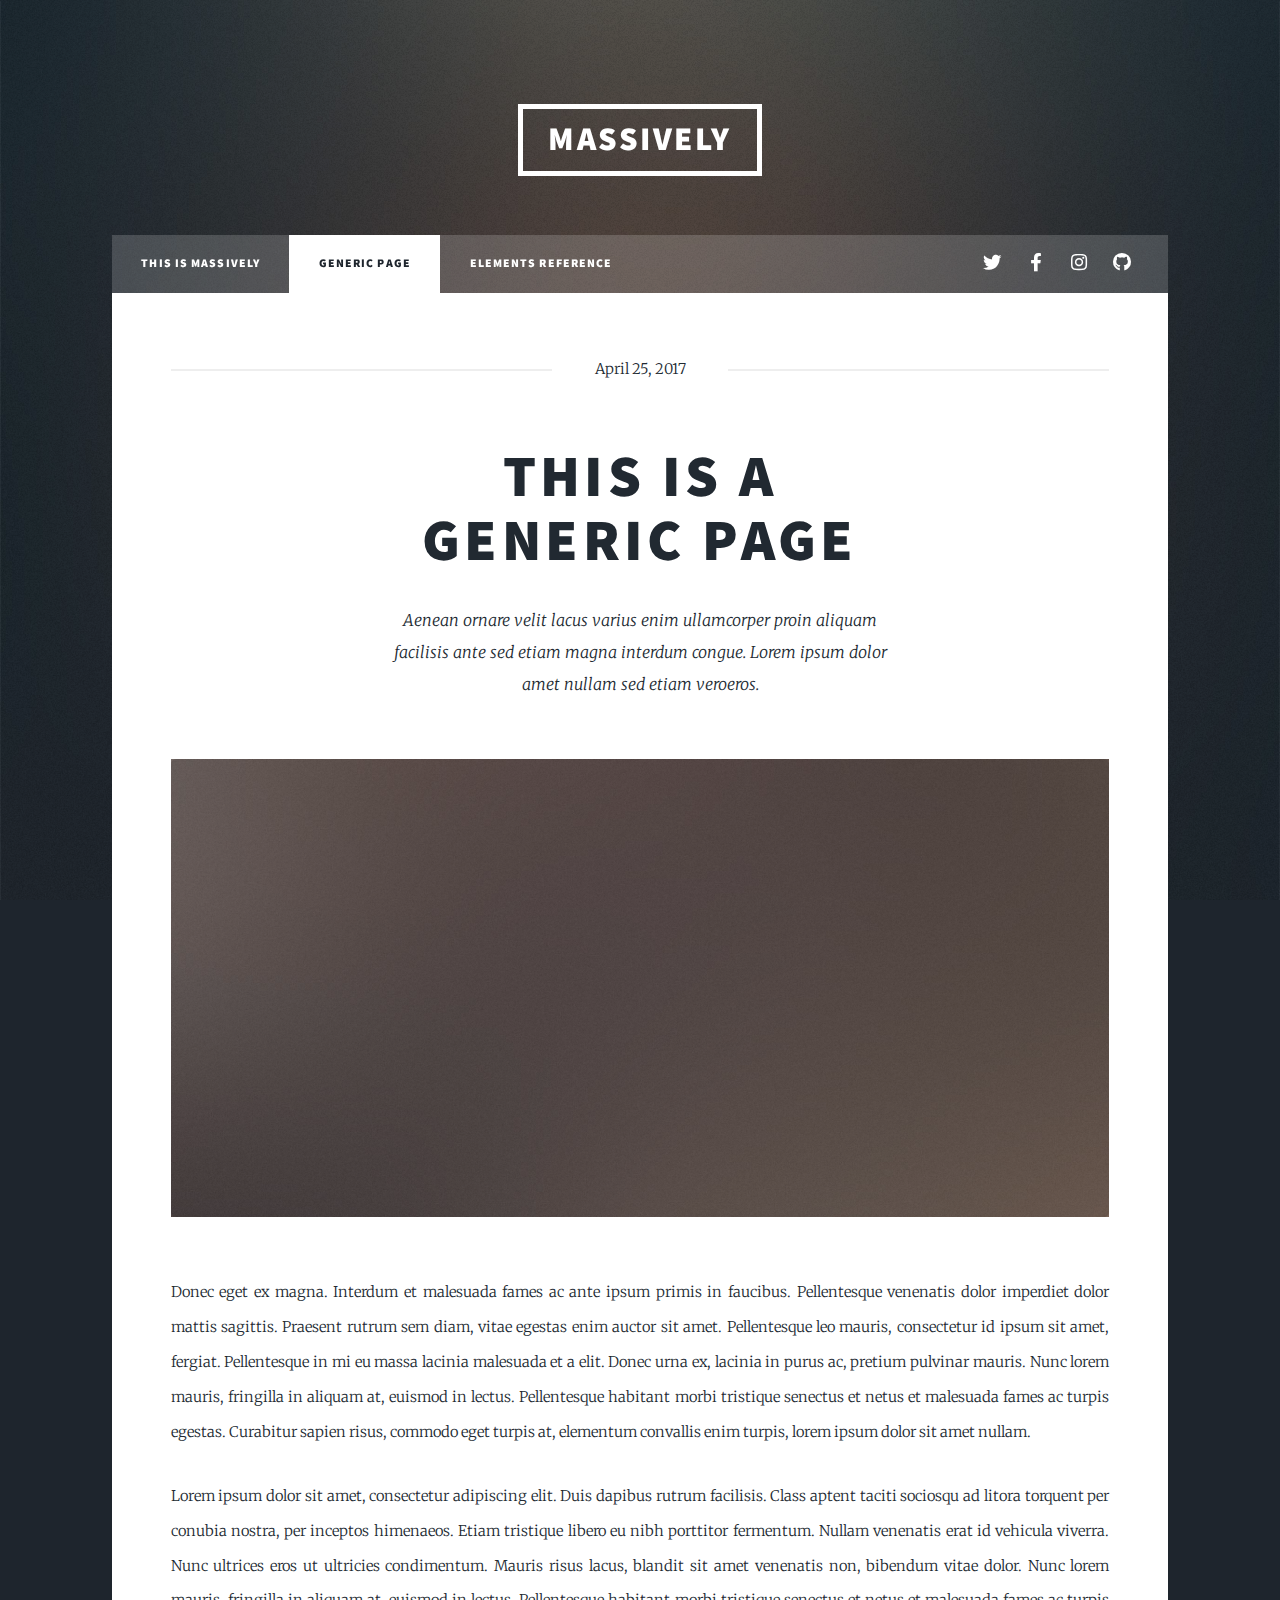
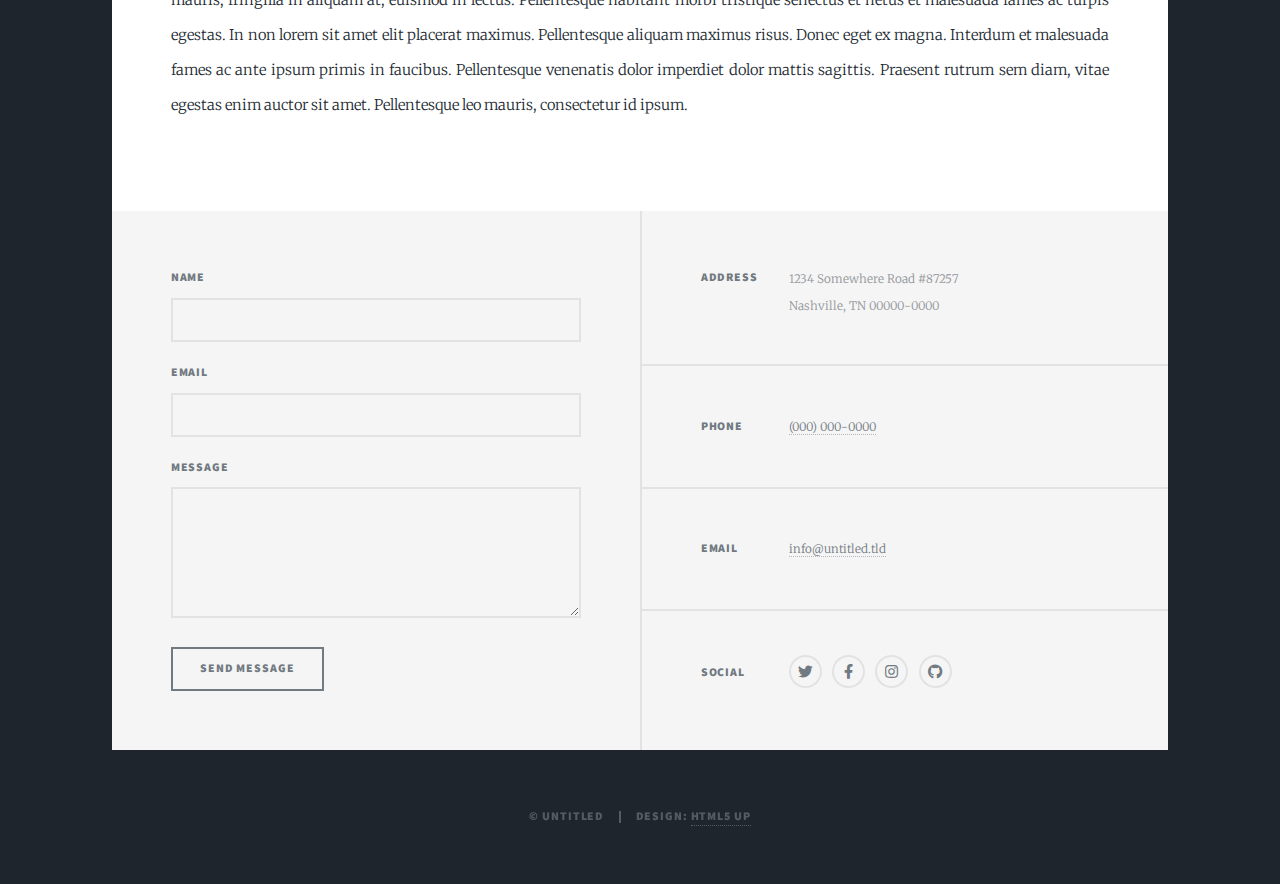
<file: generic.html>
<!DOCTYPE HTML>
<!--
	Massively by HTML5 UP
	html5up.net | @ajlkn
	Free for personal and commercial use under the CCA 3.0 license (html5up.net/license)
-->
<html>
	<head>
		<title>Generic Page - Massively by HTML5 UP</title>
		<meta charset="utf-8" />
		<meta name="viewport" content="width=device-width, initial-scale=1, user-scalable=no" />
		<link rel="stylesheet" href="assets/css/main.css" />
		<noscript><link rel="stylesheet" href="assets/css/noscript.css" /></noscript>
	</head>
	<body class="is-preload">

		<!-- Wrapper -->
			<div id="wrapper">

				<!-- Header -->
					<header id="header">
						<a href="index.html" class="logo">Massively</a>
					</header>

				<!-- Nav -->
					<nav id="nav">
						<ul class="links">
							<li><a href="index.html">This is Massively</a></li>
							<li class="active"><a href="generic.html">Generic Page</a></li>
							<li><a href="elements.html">Elements Reference</a></li>
						</ul>
						<ul class="icons">
							<li><a href="#" class="icon brands fa-twitter"><span class="label">Twitter</span></a></li>
							<li><a href="#" class="icon brands fa-facebook-f"><span class="label">Facebook</span></a></li>
							<li><a href="#" class="icon brands fa-instagram"><span class="label">Instagram</span></a></li>
							<li><a href="#" class="icon brands fa-github"><span class="label">GitHub</span></a></li>
						</ul>
					</nav>

				<!-- Main -->
					<div id="main">

						<!-- Post -->
							<section class="post">
								<header class="major">
									<span class="date">April 25, 2017</span>
									<h1>This is a<br />
									Generic Page</h1>
									<p>Aenean ornare velit lacus varius enim ullamcorper proin aliquam<br />
									facilisis ante sed etiam magna interdum congue. Lorem ipsum dolor<br />
									amet nullam sed etiam veroeros.</p>
								</header>
								<div class="image main"><img src="images/pic01.jpg" alt="" /></div>
								<p>Donec eget ex magna. Interdum et malesuada fames ac ante ipsum primis in faucibus. Pellentesque venenatis dolor imperdiet dolor mattis sagittis. Praesent rutrum sem diam, vitae egestas enim auctor sit amet. Pellentesque leo mauris, consectetur id ipsum sit amet, fergiat. Pellentesque in mi eu massa lacinia malesuada et a elit. Donec urna ex, lacinia in purus ac, pretium pulvinar mauris. Nunc lorem mauris, fringilla in aliquam at, euismod in lectus. Pellentesque habitant morbi tristique senectus et netus et malesuada fames ac turpis egestas. Curabitur sapien risus, commodo eget turpis at, elementum convallis enim turpis, lorem ipsum dolor sit amet nullam.</p>
								<p>Lorem ipsum dolor sit amet, consectetur adipiscing elit. Duis dapibus rutrum facilisis. Class aptent taciti sociosqu ad litora torquent per conubia nostra, per inceptos himenaeos. Etiam tristique libero eu nibh porttitor fermentum. Nullam venenatis erat id vehicula viverra. Nunc ultrices eros ut ultricies condimentum. Mauris risus lacus, blandit sit amet venenatis non, bibendum vitae dolor. Nunc lorem mauris, fringilla in aliquam at, euismod in lectus. Pellentesque habitant morbi tristique senectus et netus et malesuada fames ac turpis egestas. In non lorem sit amet elit placerat maximus. Pellentesque aliquam maximus risus. Donec eget ex magna. Interdum et malesuada fames ac ante ipsum primis in faucibus. Pellentesque venenatis dolor imperdiet dolor mattis sagittis. Praesent rutrum sem diam, vitae egestas enim auctor sit amet. Pellentesque leo mauris, consectetur id ipsum.</p>
							</section>

					</div>

				<!-- Footer -->
					<footer id="footer">
						<section>
							<form method="post" action="#">
								<div class="fields">
									<div class="field">
										<label for="name">Name</label>
										<input type="text" name="name" id="name" />
									</div>
									<div class="field">
										<label for="email">Email</label>
										<input type="text" name="email" id="email" />
									</div>
									<div class="field">
										<label for="message">Message</label>
										<textarea name="message" id="message" rows="3"></textarea>
									</div>
								</div>
								<ul class="actions">
									<li><input type="submit" value="Send Message" /></li>
								</ul>
							</form>
						</section>
						<section class="split contact">
							<section class="alt">
								<h3>Address</h3>
								<p>1234 Somewhere Road #87257<br />
								Nashville, TN 00000-0000</p>
							</section>
							<section>
								<h3>Phone</h3>
								<p><a href="#">(000) 000-0000</a></p>
							</section>
							<section>
								<h3>Email</h3>
								<p><a href="#">info@untitled.tld</a></p>
							</section>
							<section>
								<h3>Social</h3>
								<ul class="icons alt">
									<li><a href="#" class="icon brands alt fa-twitter"><span class="label">Twitter</span></a></li>
									<li><a href="#" class="icon brands alt fa-facebook-f"><span class="label">Facebook</span></a></li>
									<li><a href="#" class="icon brands alt fa-instagram"><span class="label">Instagram</span></a></li>
									<li><a href="#" class="icon brands alt fa-github"><span class="label">GitHub</span></a></li>
								</ul>
							</section>
						</section>
					</footer>

				<!-- Copyright -->
					<div id="copyright">
						<ul><li>&copy; Untitled</li><li>Design: <a href="https://html5up.net">HTML5 UP</a></li></ul>
					</div>

			</div>

		<!-- Scripts -->
			<script src="assets/js/jquery.min.js"></script>
			<script src="assets/js/jquery.scrollex.min.js"></script>
			<script src="assets/js/jquery.scrolly.min.js"></script>
			<script src="assets/js/browser.min.js"></script>
			<script src="assets/js/breakpoints.min.js"></script>
			<script src="assets/js/util.js"></script>
			<script src="assets/js/main.js"></script>

	</body>
</html>
</file>
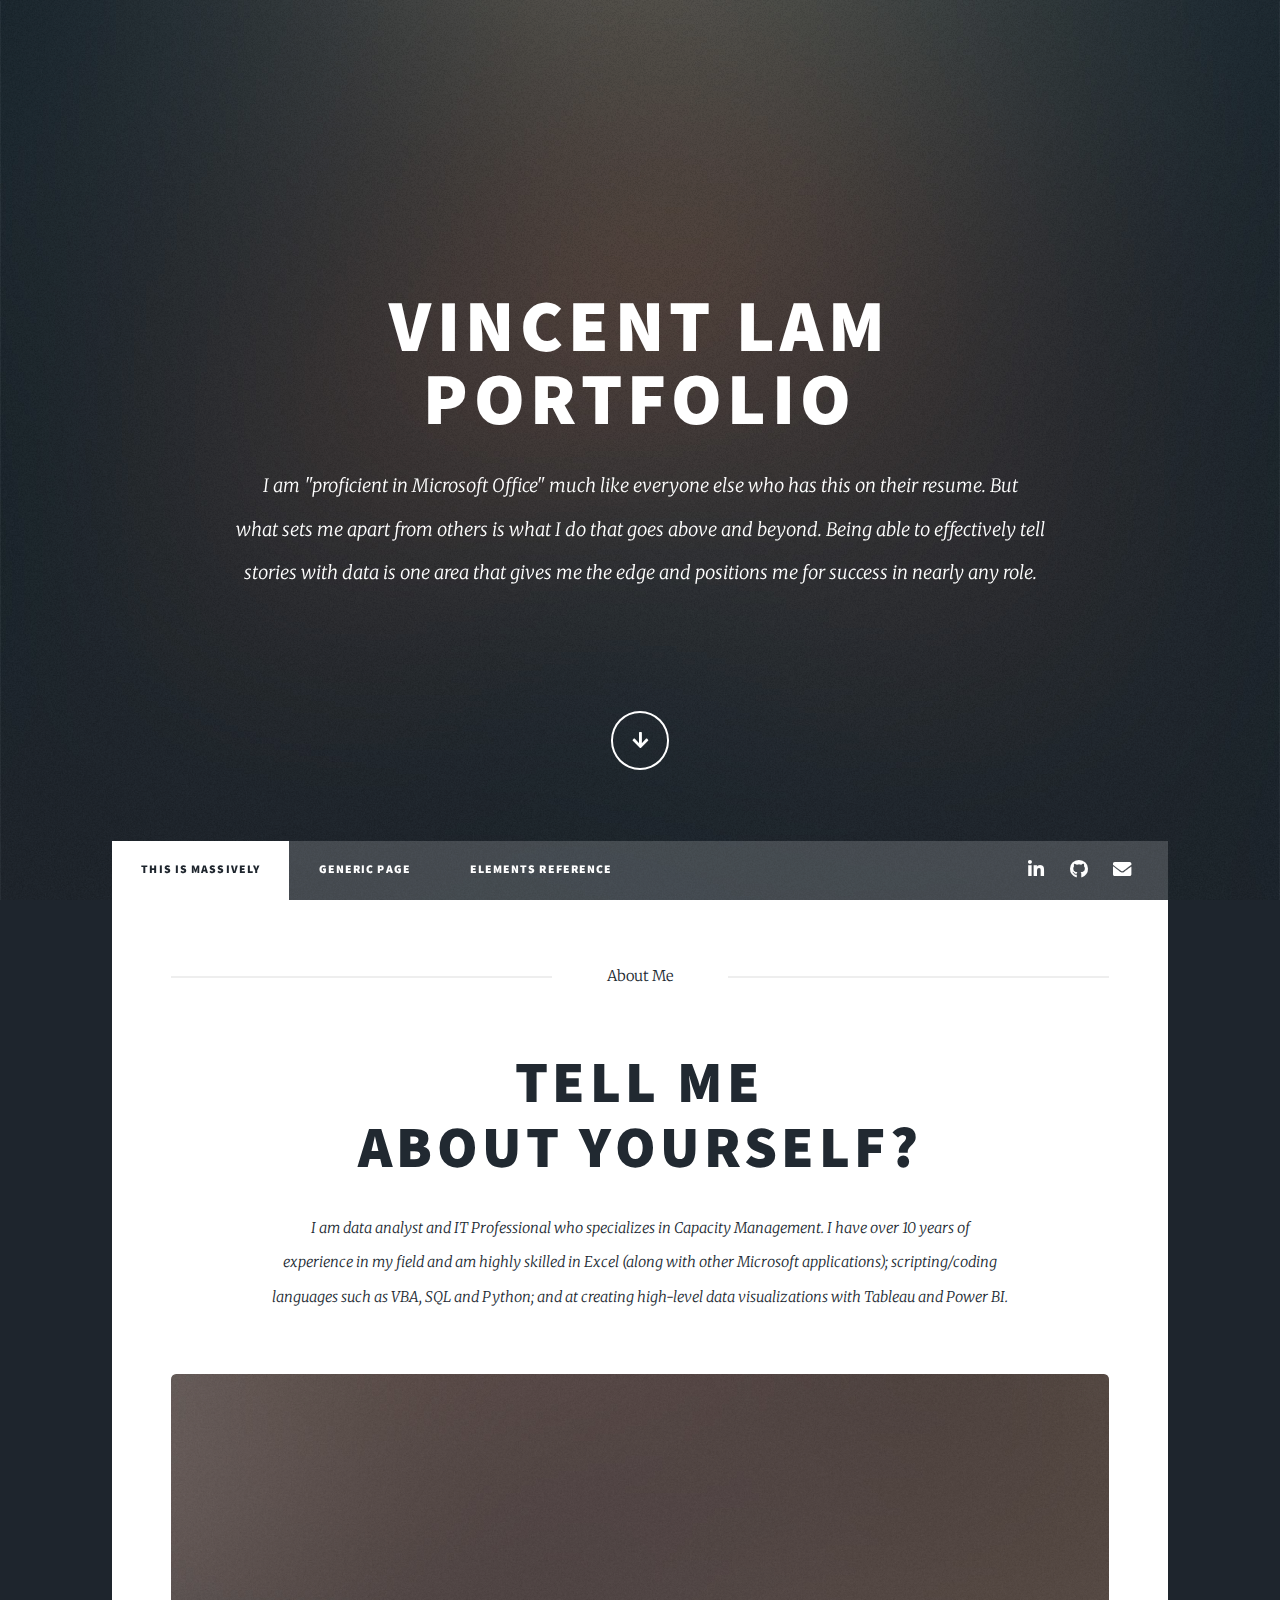
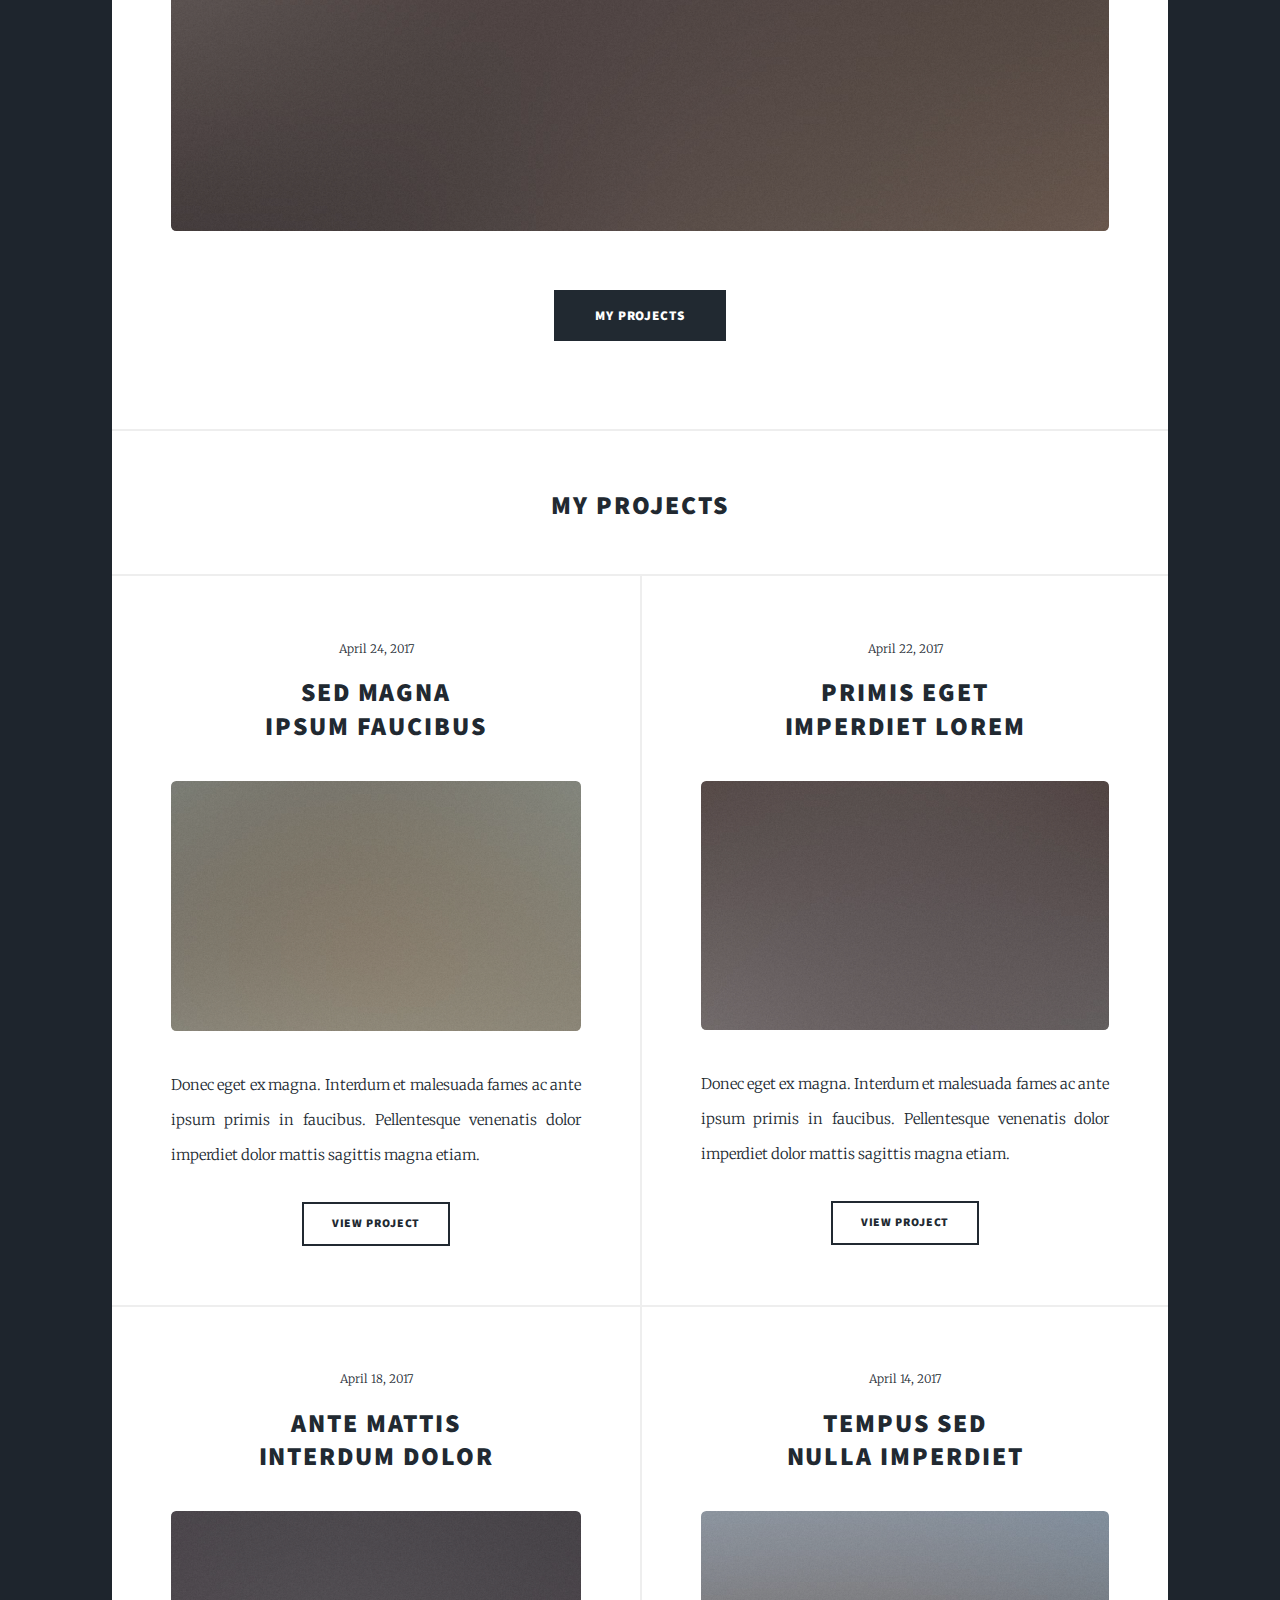
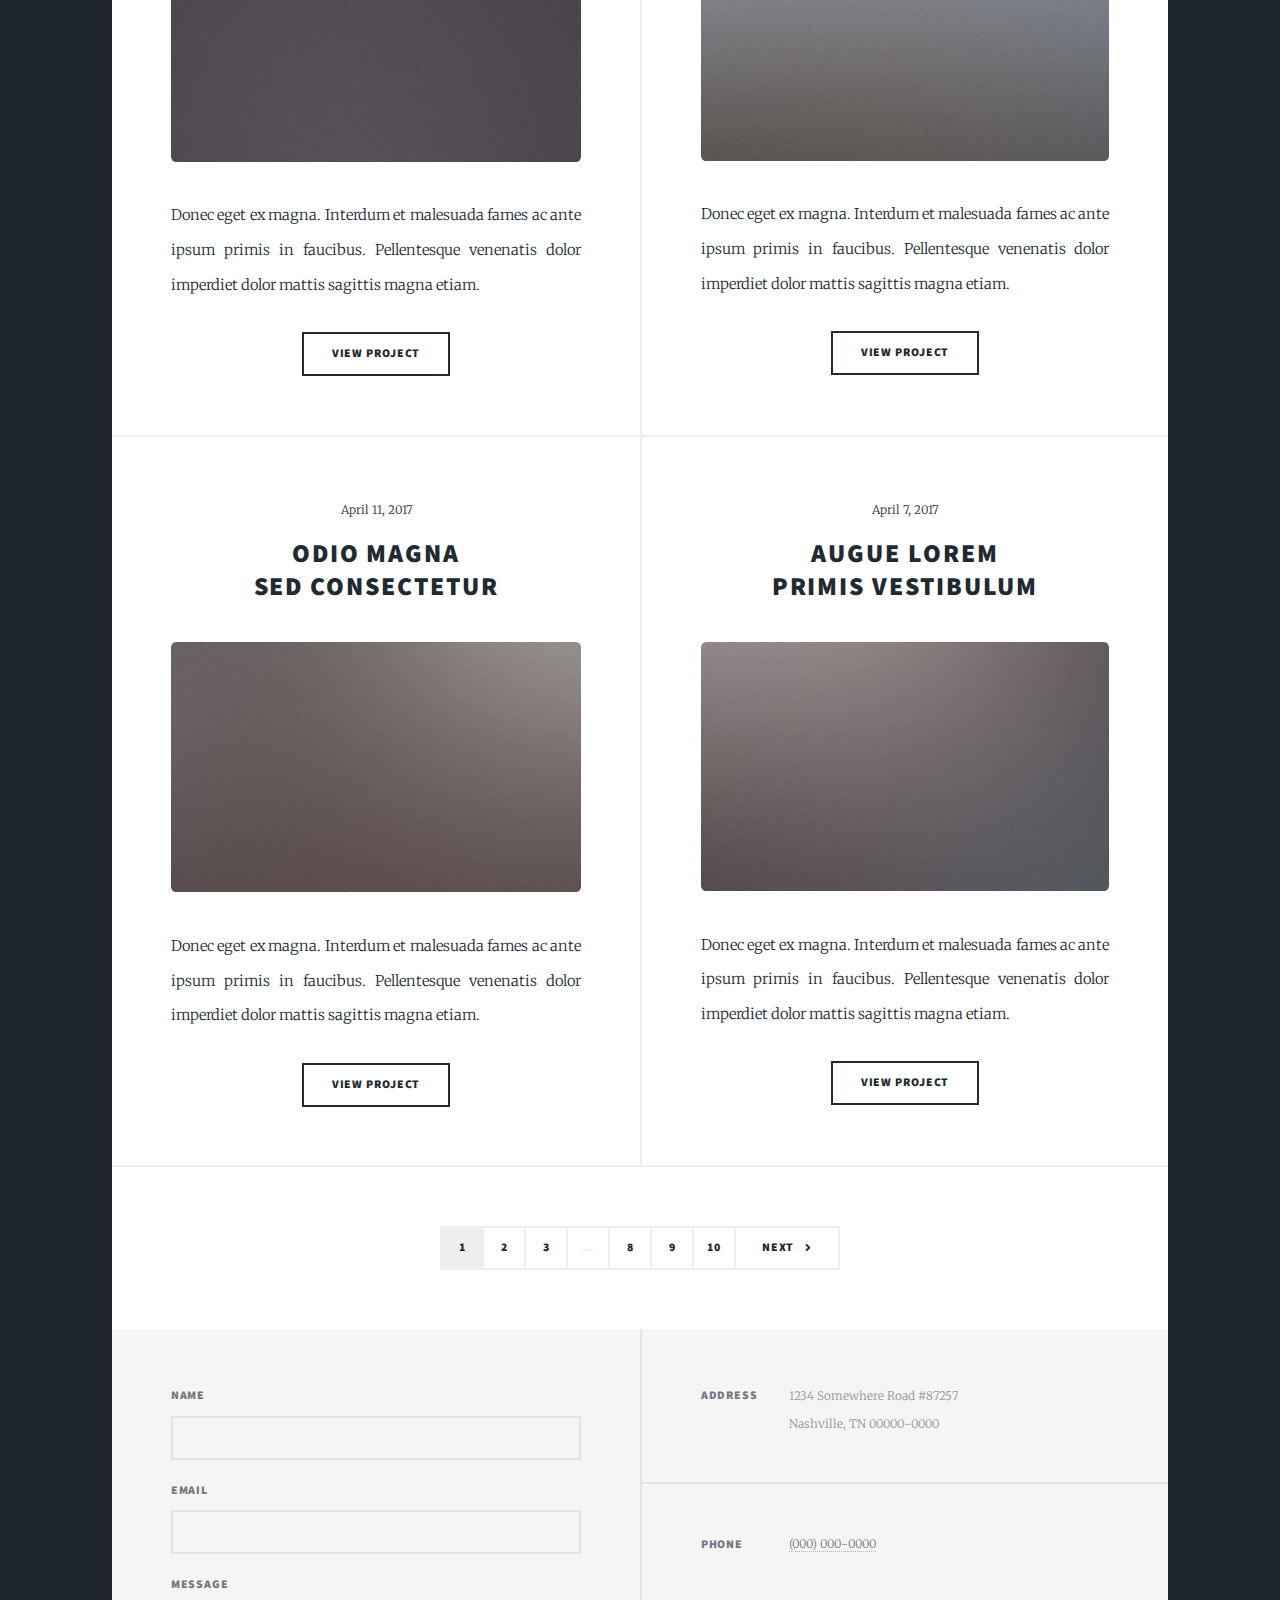
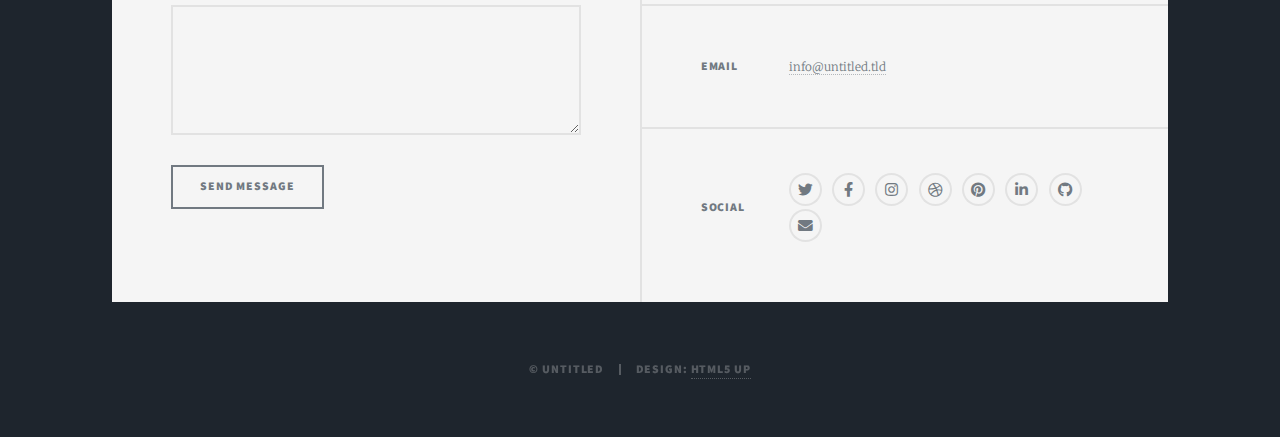
<file: github-instructions.html>
<!DOCTYPE HTML>
<!--
	Massively by HTML5 UP
	html5up.net | @ajlkn
	Free for personal and commercial use under the CCA 3.0 license (html5up.net/license)
-->
<html>
	<head>
		<title>Vincent Lam Portfolio</title>
		<meta charset="utf-8" />
		<meta name="viewport" content="width=device-width, initial-scale=1, user-scalable=no" />
		<link rel="stylesheet" href="assets/css/main.css" />
		<noscript><link rel="stylesheet" href="assets/css/noscript.css" /></noscript>
	</head>
	<body class="is-preload">

		<!-- Wrapper -->
			<div id="wrapper" class="fade-in">

				<!-- Intro -->
					<div id="intro">
						<h1>Vincent Lam<br />
						Portfolio</h1>
						<p>I am "proficient in Microsoft Office" much like everyone else who has this on their resume.  But
						<br />
						what sets me apart from others is what I do that goes above and beyond.  Being able to effectively tell
						<br />
						stories with data is one area that gives me the edge and positions me for success in nearly any role.
						<br />
						<br />
						<br />
						<!--	Temporarily remove for now
						<a href="https://www.linkedin.com/in/vincent-lam-35468997/" target="_blank">Linkedin</a>
						-->
						</p>
						<ul class="actions">
							<li><a href="#header" class="button icon solid solo fa-arrow-down scrolly">Continue</a></li>
						</ul>
					</div>

				<!-- Header -->
					<header id="header">
						<a href="index.html" class="logo">Vincent Lam Portfolio</a>
					</header>

				<!-- Nav -->
					<nav id="nav">
						<ul class="links">
							<li class="active"><a href="index.html">This is Massively</a></li>
							<li><a href="generic.html">Generic Page</a></li>
							<li><a href="elements.html">Elements Reference</a></li>
						</ul>
						<ul class="icons">
							<li><a href="https://www.linkedin.com/in/vincent-lam-35468997/" class="icon brands fa-linkedin-in" target="_blank"><span class="label">LinkedIn</span></a></li>
							<li><a href="https://github.com/vlam-00/Portfolio-Project" class="icon brands alt fa-github" target="_blank"><span class="label">GitHub</span></a></li>
							<li><a href="mailto:vincentxlam@gmail.com" class="icon solid fa-envelope"><span class="label">Email</span></a></li>
						</ul>
					</nav>

				<!-- Main -->
					<div id="main">

						<!-- Featured Post -->
							<article class="post featured">
								<header class="major">
									<span class="date">About Me</span>
									<h2><a href="#main">Tell me<br />
									about yourself?</a></h2>
									<p>I am  data analyst and IT Professional who specializes in Capacity Management. I have over 10 years of <br />
									experience in my field and am highly skilled in Excel (along with other Microsoft applications); scripting/coding <br />
									languages such as VBA, SQL and Python; and at creating high-level data visualizations with Tableau and Power BI.</p>
								</header>
								<a href="#" class="image main"><img src="images/pic01.jpg" alt="" /></a>
								<ul class="actions special">
									<li><a href="#projects" class="button primary large">My Projects</a></li>
								</ul>
							</article>

						<!-- Posts -->
							<article id="projects"><div align="center"><h2>My Projects</h2></div></article>
							<section class="posts">
								<article>
									<header>
										<span class="date">April 24, 2017</span>
										<h2><a href="#">Sed magna<br />
										ipsum faucibus</a></h2>
									</header>
									<a href="#" class="image fit"><img src="images/pic02.jpg" alt="" /></a>
									<p>Donec eget ex magna. Interdum et malesuada fames ac ante ipsum primis in faucibus. Pellentesque venenatis dolor imperdiet dolor mattis sagittis magna etiam.</p>
									<ul class="actions special">
										<li><a href="#" class="button">View Project</a></li>
									</ul>
								</article>
								<article>
									<header>
										<span class="date">April 22, 2017</span>
										<h2><a href="#">Primis eget<br />
										imperdiet lorem</a></h2>
									</header>
									<a href="#" class="image fit"><img src="images/pic03.jpg" alt="" /></a>
									<p>Donec eget ex magna. Interdum et malesuada fames ac ante ipsum primis in faucibus. Pellentesque venenatis dolor imperdiet dolor mattis sagittis magna etiam.</p>
									<ul class="actions special">
										<li><a href="#" class="button">View Project</a></li>
									</ul>
								</article>
								<article>
									<header>
										<span class="date">April 18, 2017</span>
										<h2><a href="#">Ante mattis<br />
										interdum dolor</a></h2>
									</header>
									<a href="#" class="image fit"><img src="images/pic04.jpg" alt="" /></a>
									<p>Donec eget ex magna. Interdum et malesuada fames ac ante ipsum primis in faucibus. Pellentesque venenatis dolor imperdiet dolor mattis sagittis magna etiam.</p>
									<ul class="actions special">
										<li><a href="#" class="button">View Project</a></li>
									</ul>
								</article>
								<article>
									<header>
										<span class="date">April 14, 2017</span>
										<h2><a href="#">Tempus sed<br />
										nulla imperdiet</a></h2>
									</header>
									<a href="#" class="image fit"><img src="images/pic05.jpg" alt="" /></a>
									<p>Donec eget ex magna. Interdum et malesuada fames ac ante ipsum primis in faucibus. Pellentesque venenatis dolor imperdiet dolor mattis sagittis magna etiam.</p>
									<ul class="actions special">
										<li><a href="#" class="button">View Project</a></li>
									</ul>
								</article>
								<article>
									<header>
										<span class="date">April 11, 2017</span>
										<h2><a href="#">Odio magna<br />
										sed consectetur</a></h2>
									</header>
									<a href="#" class="image fit"><img src="images/pic06.jpg" alt="" /></a>
									<p>Donec eget ex magna. Interdum et malesuada fames ac ante ipsum primis in faucibus. Pellentesque venenatis dolor imperdiet dolor mattis sagittis magna etiam.</p>
									<ul class="actions special">
										<li><a href="#" class="button">View Project</a></li>
									</ul>
								</article>
								<article>
									<header>
										<span class="date">April 7, 2017</span>
										<h2><a href="#">Augue lorem<br />
										primis vestibulum</a></h2>
									</header>
									<a href="#" class="image fit"><img src="images/pic07.jpg" alt="" /></a>
									<p>Donec eget ex magna. Interdum et malesuada fames ac ante ipsum primis in faucibus. Pellentesque venenatis dolor imperdiet dolor mattis sagittis magna etiam.</p>
									<ul class="actions special">
										<li><a href="#" class="button">View Project</a></li>
									</ul>
								</article>
							</section>

						<!-- Footer -->
							<footer>
								<div class="pagination">
									<!--<a href="#" class="previous">Prev</a>-->
									<a href="#" class="page active">1</a>
									<a href="#" class="page">2</a>
									<a href="#" class="page">3</a>
									<span class="extra">&hellip;</span>
									<a href="#" class="page">8</a>
									<a href="#" class="page">9</a>
									<a href="#" class="page">10</a>
									<a href="#" class="next">Next</a>
								</div>
							</footer>

					</div>

				<!-- Footer -->
					<footer id="footer">
						<section>
							<form method="post" action="#">
								<div class="fields">
									<div class="field">
										<label for="name">Name</label>
										<input type="text" name="name" id="name" />
									</div>
									<div class="field">
										<label for="email">Email</label>
										<input type="text" name="email" id="email" />
									</div>
									<div class="field">
										<label for="message">Message</label>
										<textarea name="message" id="message" rows="3"></textarea>
									</div>
								</div>
								<ul class="actions">
									<li><input type="submit" value="Send Message" /></li>
								</ul>
							</form>
						</section>
						<section class="split contact">
							<section class="alt">
								<h3>Address</h3>
								<p>1234 Somewhere Road #87257<br />
								Nashville, TN 00000-0000</p>
							</section>
							<section>
								<h3>Phone</h3>
								<p><a href="#">(000) 000-0000</a></p>
							</section>
							<section>
								<h3>Email</h3>
								<p><a href="#">info@untitled.tld</a></p>
							</section>
							<section>
								<h3>Social</h3>
								<ul class="icons alt">
									<li><a href="#" class="icon brands alt fa-twitter"><span class="label">Twitter</span></a></li>
									<li><a href="#" class="icon brands alt fa-facebook-f"><span class="label">Facebook</span></a></li>
									<li><a href="#" class="icon brands alt fa-instagram"><span class="label">Instagram</span></a></li>
									<li><a href="#" class="icon brands fa-dribbble"><span class="label">Dribbble</span></a></li>
									<li><a href="#" class="icon brands fa-pinterest"><span class="label">Pinterest</span></a></li>
									<li><a href="#" class="icon brands fa-linkedin-in"><span class="label">LinkedIn</span></a></li>
									<li><a href="#" class="icon brands alt fa-github"><span class="label">GitHub</span></a></li>
									<li><a href="#" class="icon solid fa-envelope"><span class="label">Email</span></a></li>
								</ul>
							</section>
						</section>
					</footer>

				<!-- Copyright -->
					<div id="copyright">
						<ul><li>&copy; Untitled</li><li>Design: <a href="https://html5up.net" target="_blank">HTML5 UP</a></li></ul>
					</div>

			</div>

		<!-- Scripts -->
			<script src="assets/js/jquery.min.js"></script>
			<script src="assets/js/jquery.scrollex.min.js"></script>
			<script src="assets/js/jquery.scrolly.min.js"></script>
			<script src="assets/js/browser.min.js"></script>
			<script src="assets/js/breakpoints.min.js"></script>
			<script src="assets/js/util.js"></script>
			<script src="assets/js/main.js"></script>

	</body>
</html>
</file>
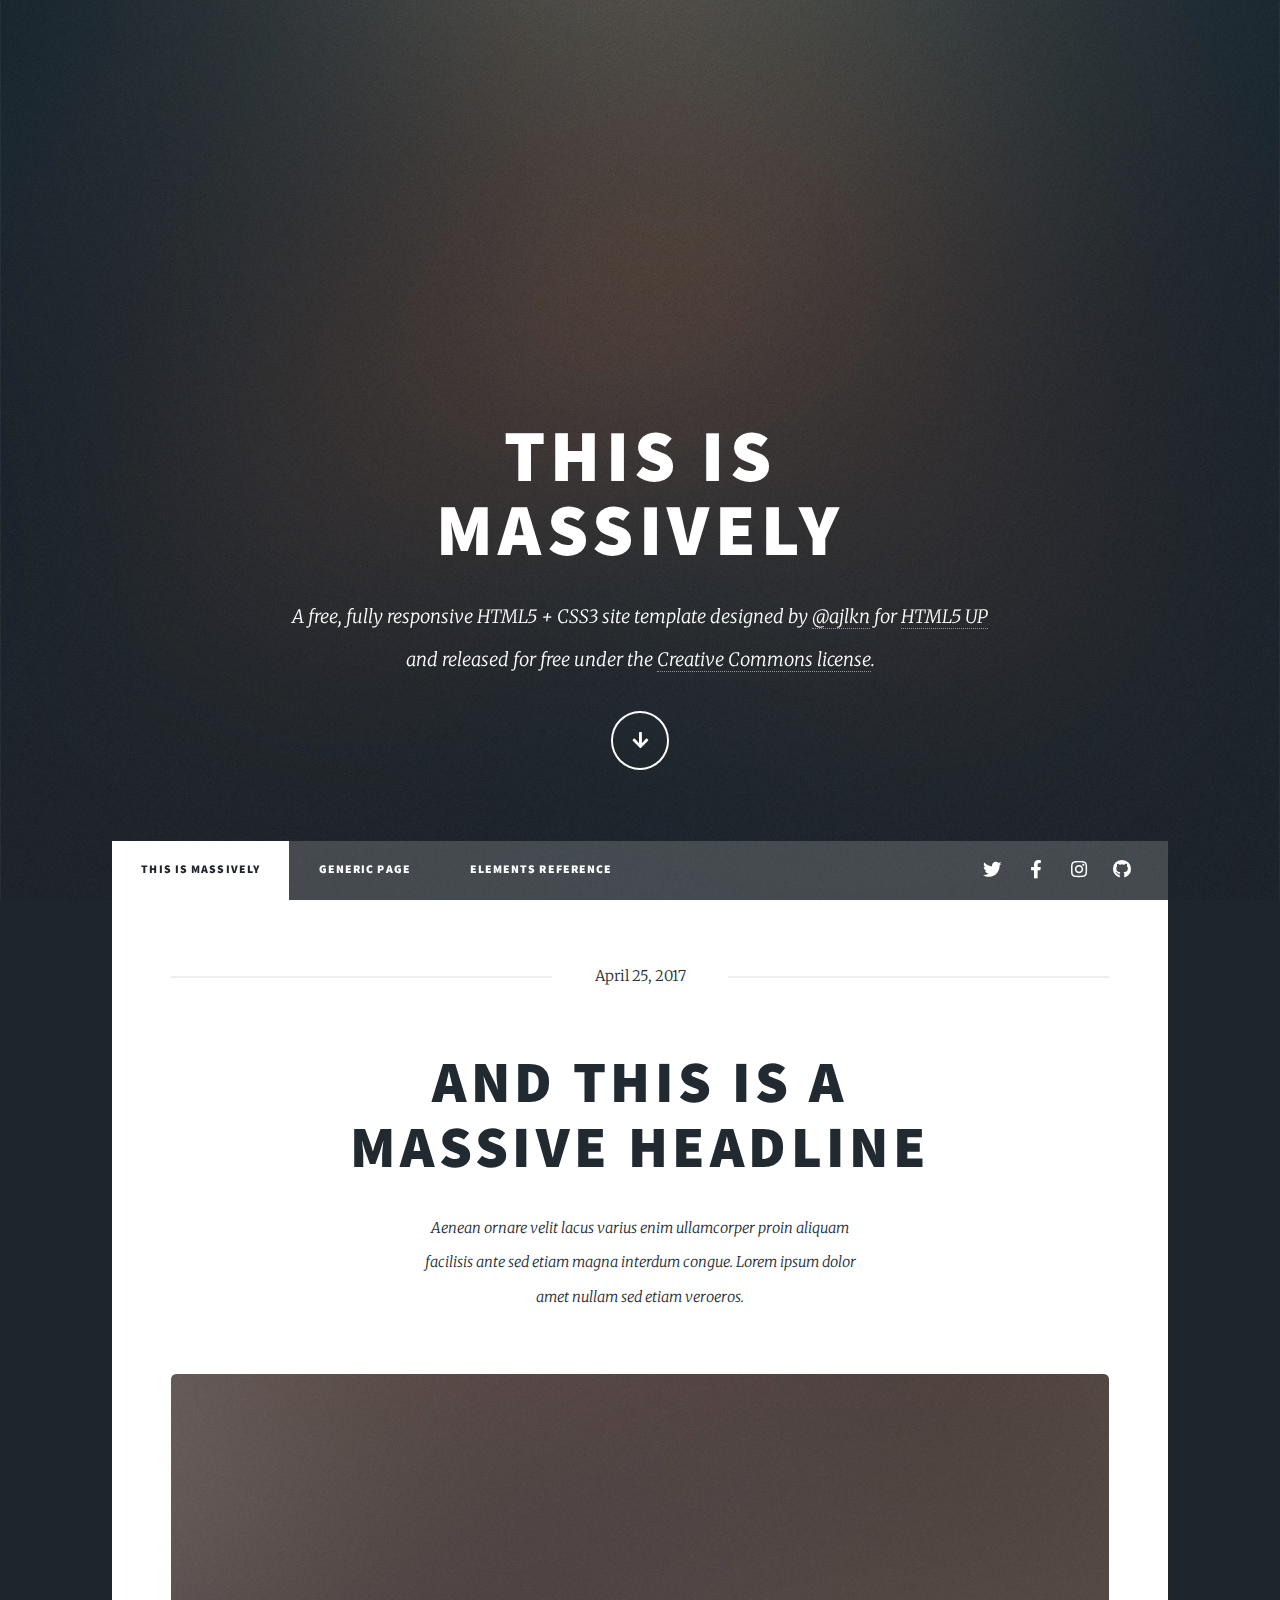
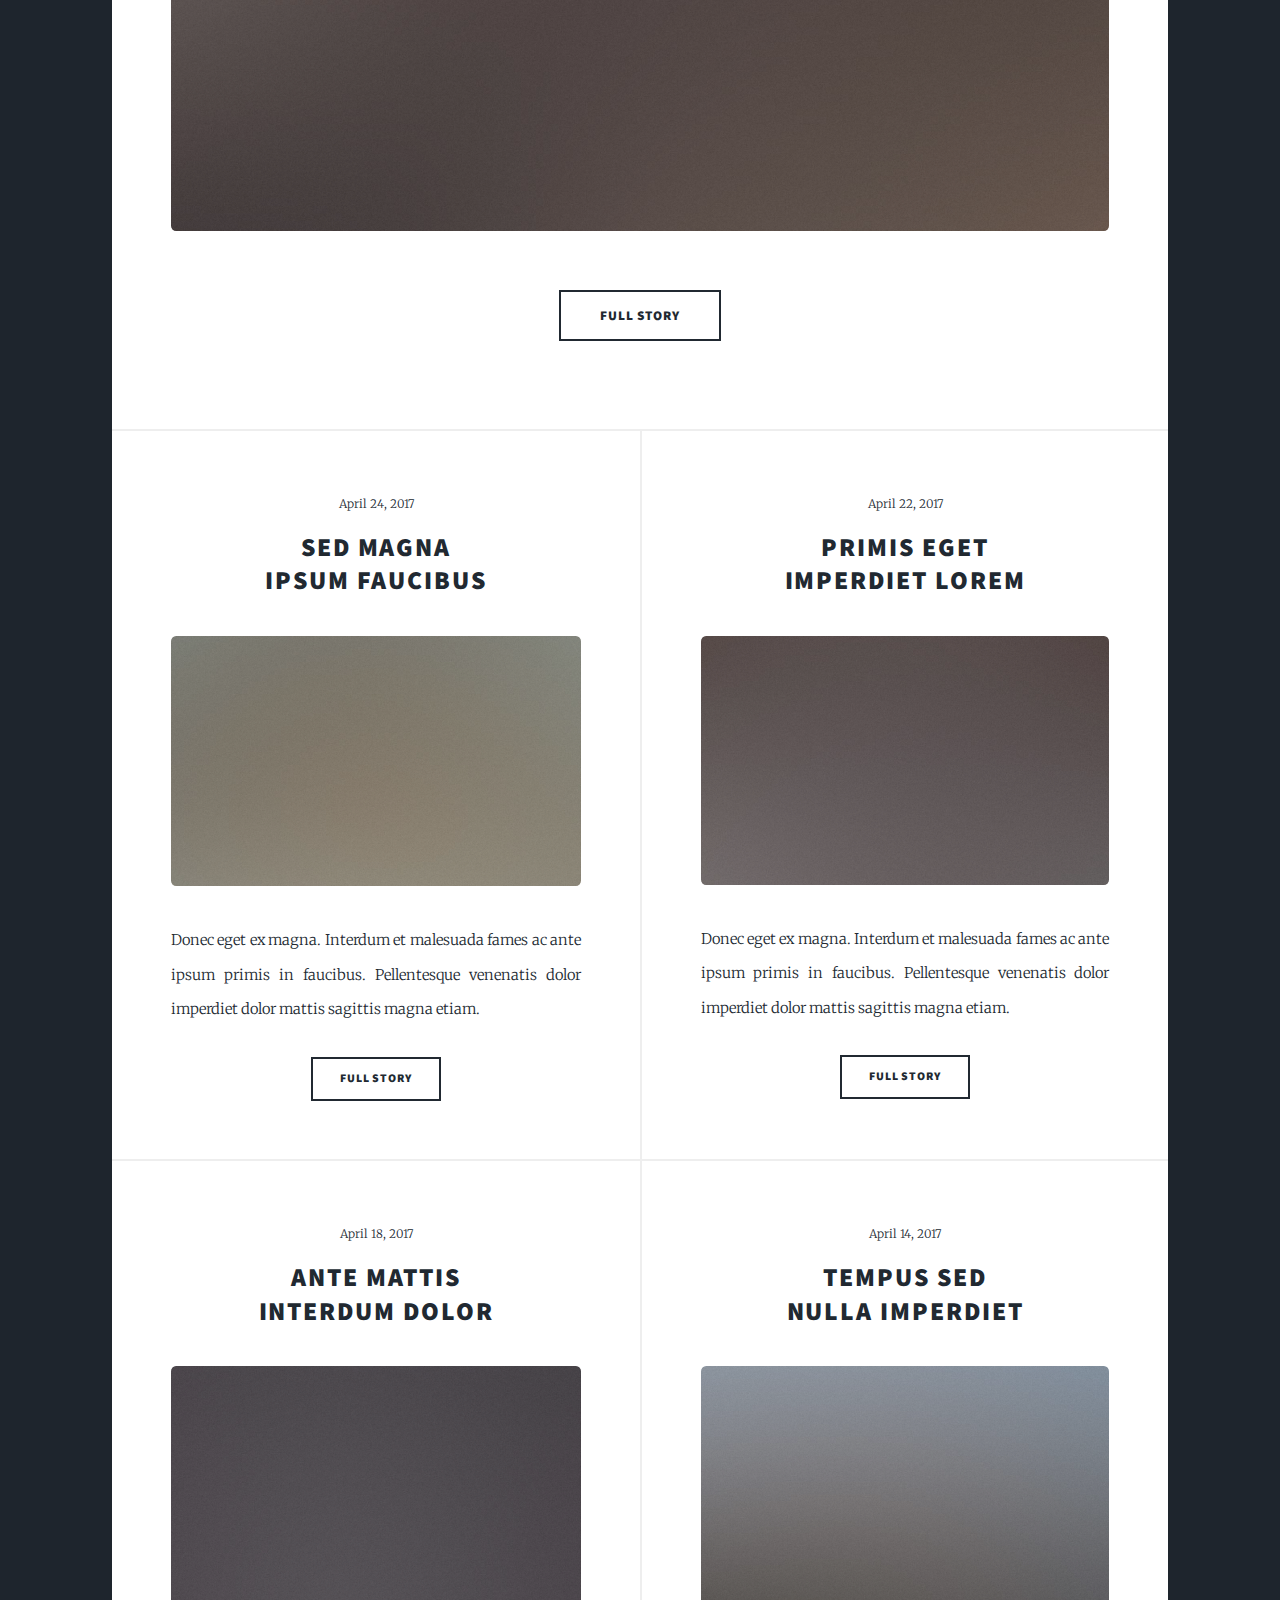
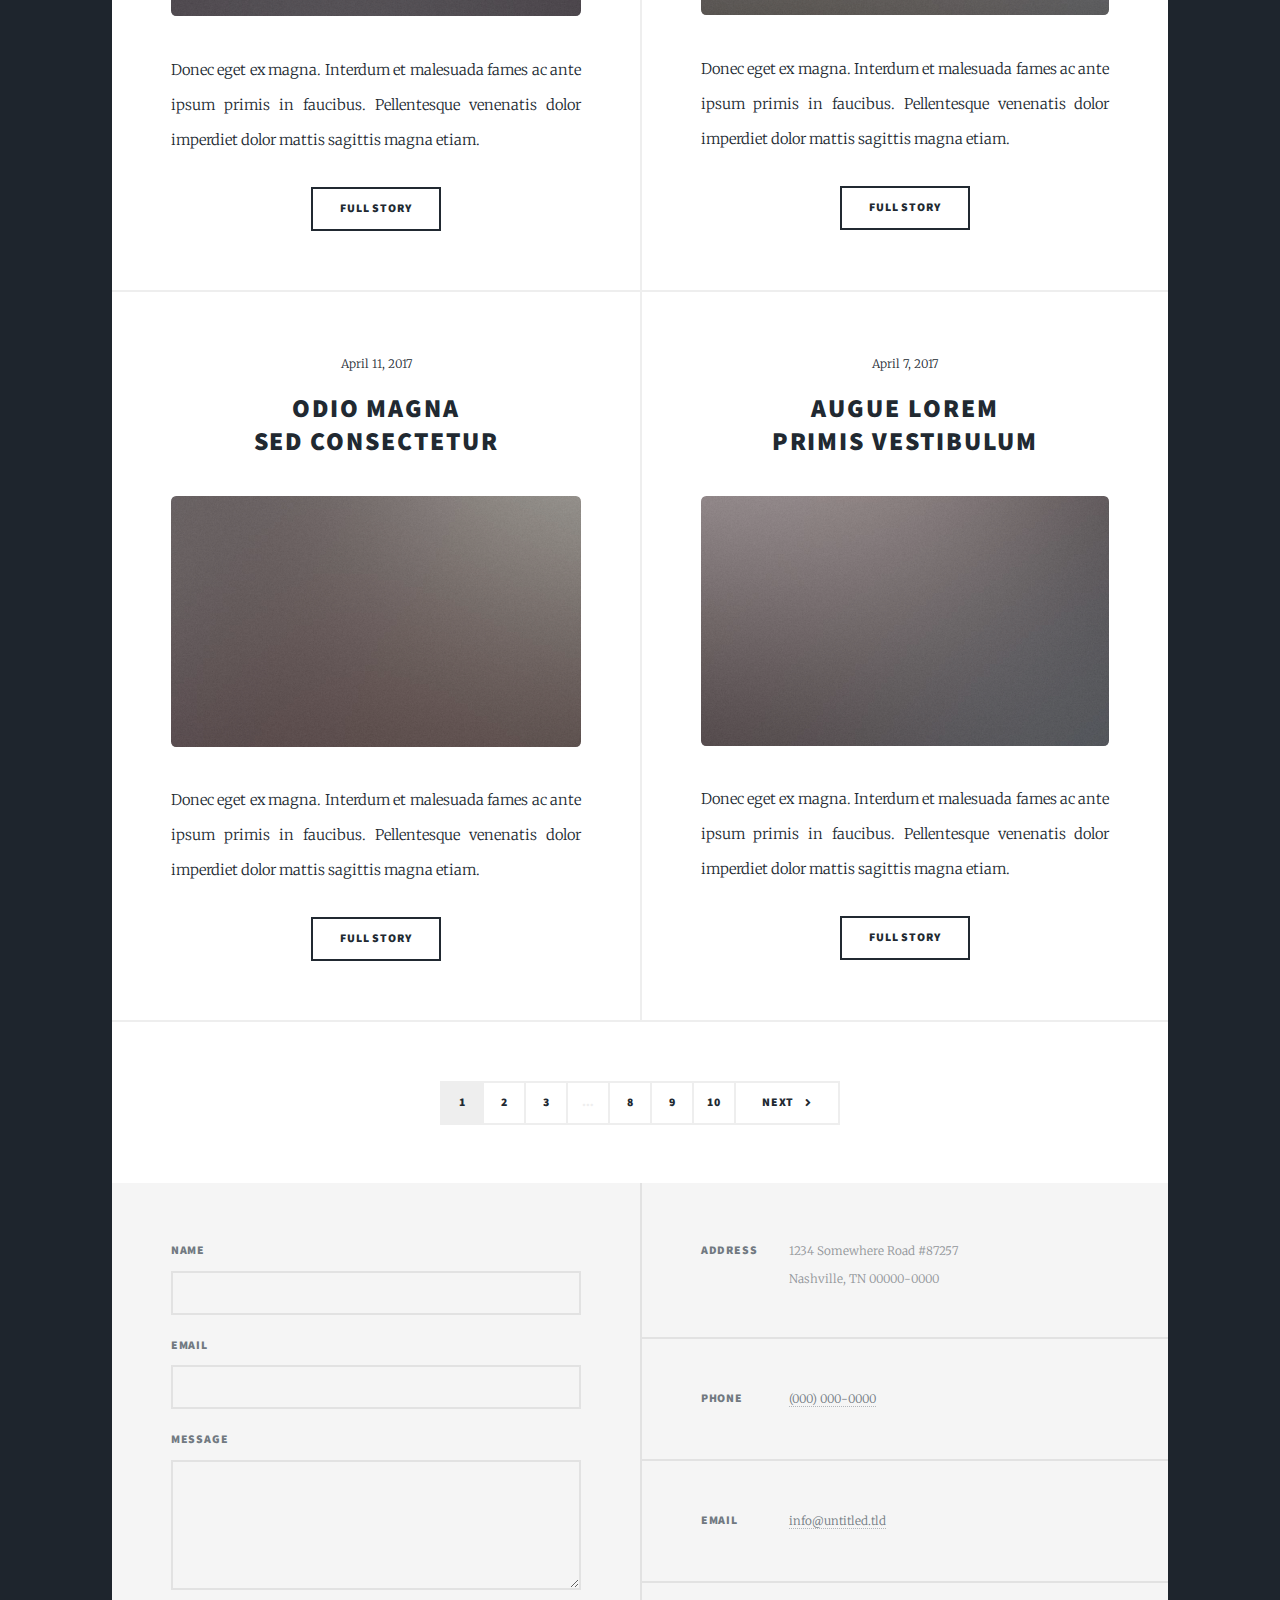
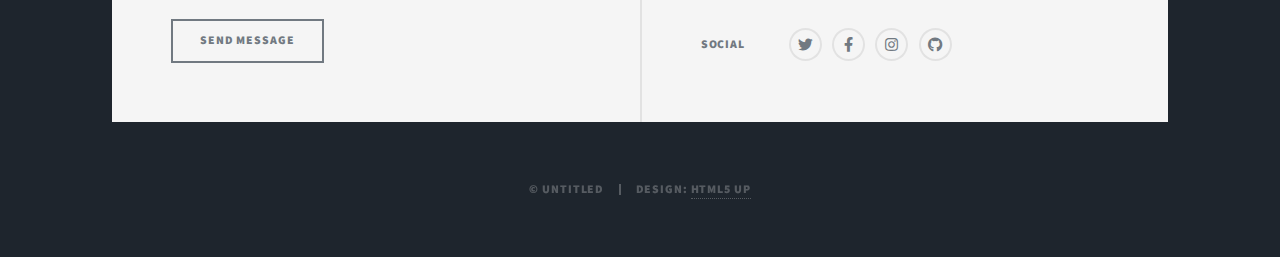
<file: index-original.html>
<!DOCTYPE HTML>
<!--
	Massively by HTML5 UP
	html5up.net | @ajlkn
	Free for personal and commercial use under the CCA 3.0 license (html5up.net/license)
-->
<html>
	<head>
		<title>Massively by HTML5 UP</title>
		<meta charset="utf-8" />
		<meta name="viewport" content="width=device-width, initial-scale=1, user-scalable=no" />
		<link rel="stylesheet" href="assets/css/main.css" />
		<noscript><link rel="stylesheet" href="assets/css/noscript.css" /></noscript>
	</head>
	<body class="is-preload">

		<!-- Wrapper -->
			<div id="wrapper" class="fade-in">

				<!-- Intro -->
					<div id="intro">
						<h1>This is<br />
						Massively</h1>
						<p>A free, fully responsive HTML5 + CSS3 site template designed by <a href="https://twitter.com/ajlkn">@ajlkn</a> for <a href="https://html5up.net">HTML5 UP</a><br />
						and released for free under the <a href="https://html5up.net/license">Creative Commons license</a>.</p>
						<ul class="actions">
							<li><a href="#header" class="button icon solid solo fa-arrow-down scrolly">Continue</a></li>
						</ul>
					</div>

				<!-- Header -->
					<header id="header">
						<a href="index.html" class="logo">Massively</a>
					</header>

				<!-- Nav -->
					<nav id="nav">
						<ul class="links">
							<li class="active"><a href="index.html">This is Massively</a></li>
							<li><a href="generic.html">Generic Page</a></li>
							<li><a href="elements.html">Elements Reference</a></li>
						</ul>
						<ul class="icons">
							<li><a href="#" class="icon brands fa-twitter"><span class="label">Twitter</span></a></li>
							<li><a href="#" class="icon brands fa-facebook-f"><span class="label">Facebook</span></a></li>
							<li><a href="#" class="icon brands fa-instagram"><span class="label">Instagram</span></a></li>
							<li><a href="#" class="icon brands fa-github"><span class="label">GitHub</span></a></li>
						</ul>
					</nav>

				<!-- Main -->
					<div id="main">

						<!-- Featured Post -->
							<article class="post featured">
								<header class="major">
									<span class="date">April 25, 2017</span>
									<h2><a href="#">And this is a<br />
									massive headline</a></h2>
									<p>Aenean ornare velit lacus varius enim ullamcorper proin aliquam<br />
									facilisis ante sed etiam magna interdum congue. Lorem ipsum dolor<br />
									amet nullam sed etiam veroeros.</p>
								</header>
								<a href="#" class="image main"><img src="images/pic01.jpg" alt="" /></a>
								<ul class="actions special">
									<li><a href="#" class="button large">Full Story</a></li>
								</ul>
							</article>

						<!-- Posts -->
							<section class="posts">
								<article>
									<header>
										<span class="date">April 24, 2017</span>
										<h2><a href="#">Sed magna<br />
										ipsum faucibus</a></h2>
									</header>
									<a href="#" class="image fit"><img src="images/pic02.jpg" alt="" /></a>
									<p>Donec eget ex magna. Interdum et malesuada fames ac ante ipsum primis in faucibus. Pellentesque venenatis dolor imperdiet dolor mattis sagittis magna etiam.</p>
									<ul class="actions special">
										<li><a href="#" class="button">Full Story</a></li>
									</ul>
								</article>
								<article>
									<header>
										<span class="date">April 22, 2017</span>
										<h2><a href="#">Primis eget<br />
										imperdiet lorem</a></h2>
									</header>
									<a href="#" class="image fit"><img src="images/pic03.jpg" alt="" /></a>
									<p>Donec eget ex magna. Interdum et malesuada fames ac ante ipsum primis in faucibus. Pellentesque venenatis dolor imperdiet dolor mattis sagittis magna etiam.</p>
									<ul class="actions special">
										<li><a href="#" class="button">Full Story</a></li>
									</ul>
								</article>
								<article>
									<header>
										<span class="date">April 18, 2017</span>
										<h2><a href="#">Ante mattis<br />
										interdum dolor</a></h2>
									</header>
									<a href="#" class="image fit"><img src="images/pic04.jpg" alt="" /></a>
									<p>Donec eget ex magna. Interdum et malesuada fames ac ante ipsum primis in faucibus. Pellentesque venenatis dolor imperdiet dolor mattis sagittis magna etiam.</p>
									<ul class="actions special">
										<li><a href="#" class="button">Full Story</a></li>
									</ul>
								</article>
								<article>
									<header>
										<span class="date">April 14, 2017</span>
										<h2><a href="#">Tempus sed<br />
										nulla imperdiet</a></h2>
									</header>
									<a href="#" class="image fit"><img src="images/pic05.jpg" alt="" /></a>
									<p>Donec eget ex magna. Interdum et malesuada fames ac ante ipsum primis in faucibus. Pellentesque venenatis dolor imperdiet dolor mattis sagittis magna etiam.</p>
									<ul class="actions special">
										<li><a href="#" class="button">Full Story</a></li>
									</ul>
								</article>
								<article>
									<header>
										<span class="date">April 11, 2017</span>
										<h2><a href="#">Odio magna<br />
										sed consectetur</a></h2>
									</header>
									<a href="#" class="image fit"><img src="images/pic06.jpg" alt="" /></a>
									<p>Donec eget ex magna. Interdum et malesuada fames ac ante ipsum primis in faucibus. Pellentesque venenatis dolor imperdiet dolor mattis sagittis magna etiam.</p>
									<ul class="actions special">
										<li><a href="#" class="button">Full Story</a></li>
									</ul>
								</article>
								<article>
									<header>
										<span class="date">April 7, 2017</span>
										<h2><a href="#">Augue lorem<br />
										primis vestibulum</a></h2>
									</header>
									<a href="#" class="image fit"><img src="images/pic07.jpg" alt="" /></a>
									<p>Donec eget ex magna. Interdum et malesuada fames ac ante ipsum primis in faucibus. Pellentesque venenatis dolor imperdiet dolor mattis sagittis magna etiam.</p>
									<ul class="actions special">
										<li><a href="#" class="button">Full Story</a></li>
									</ul>
								</article>
							</section>

						<!-- Footer -->
							<footer>
								<div class="pagination">
									<!--<a href="#" class="previous">Prev</a>-->
									<a href="#" class="page active">1</a>
									<a href="#" class="page">2</a>
									<a href="#" class="page">3</a>
									<span class="extra">&hellip;</span>
									<a href="#" class="page">8</a>
									<a href="#" class="page">9</a>
									<a href="#" class="page">10</a>
									<a href="#" class="next">Next</a>
								</div>
							</footer>

					</div>

				<!-- Footer -->
					<footer id="footer">
						<section>
							<form method="post" action="#">
								<div class="fields">
									<div class="field">
										<label for="name">Name</label>
										<input type="text" name="name" id="name" />
									</div>
									<div class="field">
										<label for="email">Email</label>
										<input type="text" name="email" id="email" />
									</div>
									<div class="field">
										<label for="message">Message</label>
										<textarea name="message" id="message" rows="3"></textarea>
									</div>
								</div>
								<ul class="actions">
									<li><input type="submit" value="Send Message" /></li>
								</ul>
							</form>
						</section>
						<section class="split contact">
							<section class="alt">
								<h3>Address</h3>
								<p>1234 Somewhere Road #87257<br />
								Nashville, TN 00000-0000</p>
							</section>
							<section>
								<h3>Phone</h3>
								<p><a href="#">(000) 000-0000</a></p>
							</section>
							<section>
								<h3>Email</h3>
								<p><a href="#">info@untitled.tld</a></p>
							</section>
							<section>
								<h3>Social</h3>
								<ul class="icons alt">
									<li><a href="#" class="icon brands alt fa-twitter"><span class="label">Twitter</span></a></li>
									<li><a href="#" class="icon brands alt fa-facebook-f"><span class="label">Facebook</span></a></li>
									<li><a href="#" class="icon brands alt fa-instagram"><span class="label">Instagram</span></a></li>
									<li><a href="#" class="icon brands alt fa-github"><span class="label">GitHub</span></a></li>
								</ul>
							</section>
						</section>
					</footer>

				<!-- Copyright -->
					<div id="copyright">
						<ul><li>&copy; Untitled</li><li>Design: <a href="https://html5up.net">HTML5 UP</a></li></ul>
					</div>

			</div>

		<!-- Scripts -->
			<script src="assets/js/jquery.min.js"></script>
			<script src="assets/js/jquery.scrollex.min.js"></script>
			<script src="assets/js/jquery.scrolly.min.js"></script>
			<script src="assets/js/browser.min.js"></script>
			<script src="assets/js/breakpoints.min.js"></script>
			<script src="assets/js/util.js"></script>
			<script src="assets/js/main.js"></script>

	</body>
</html>
</file>
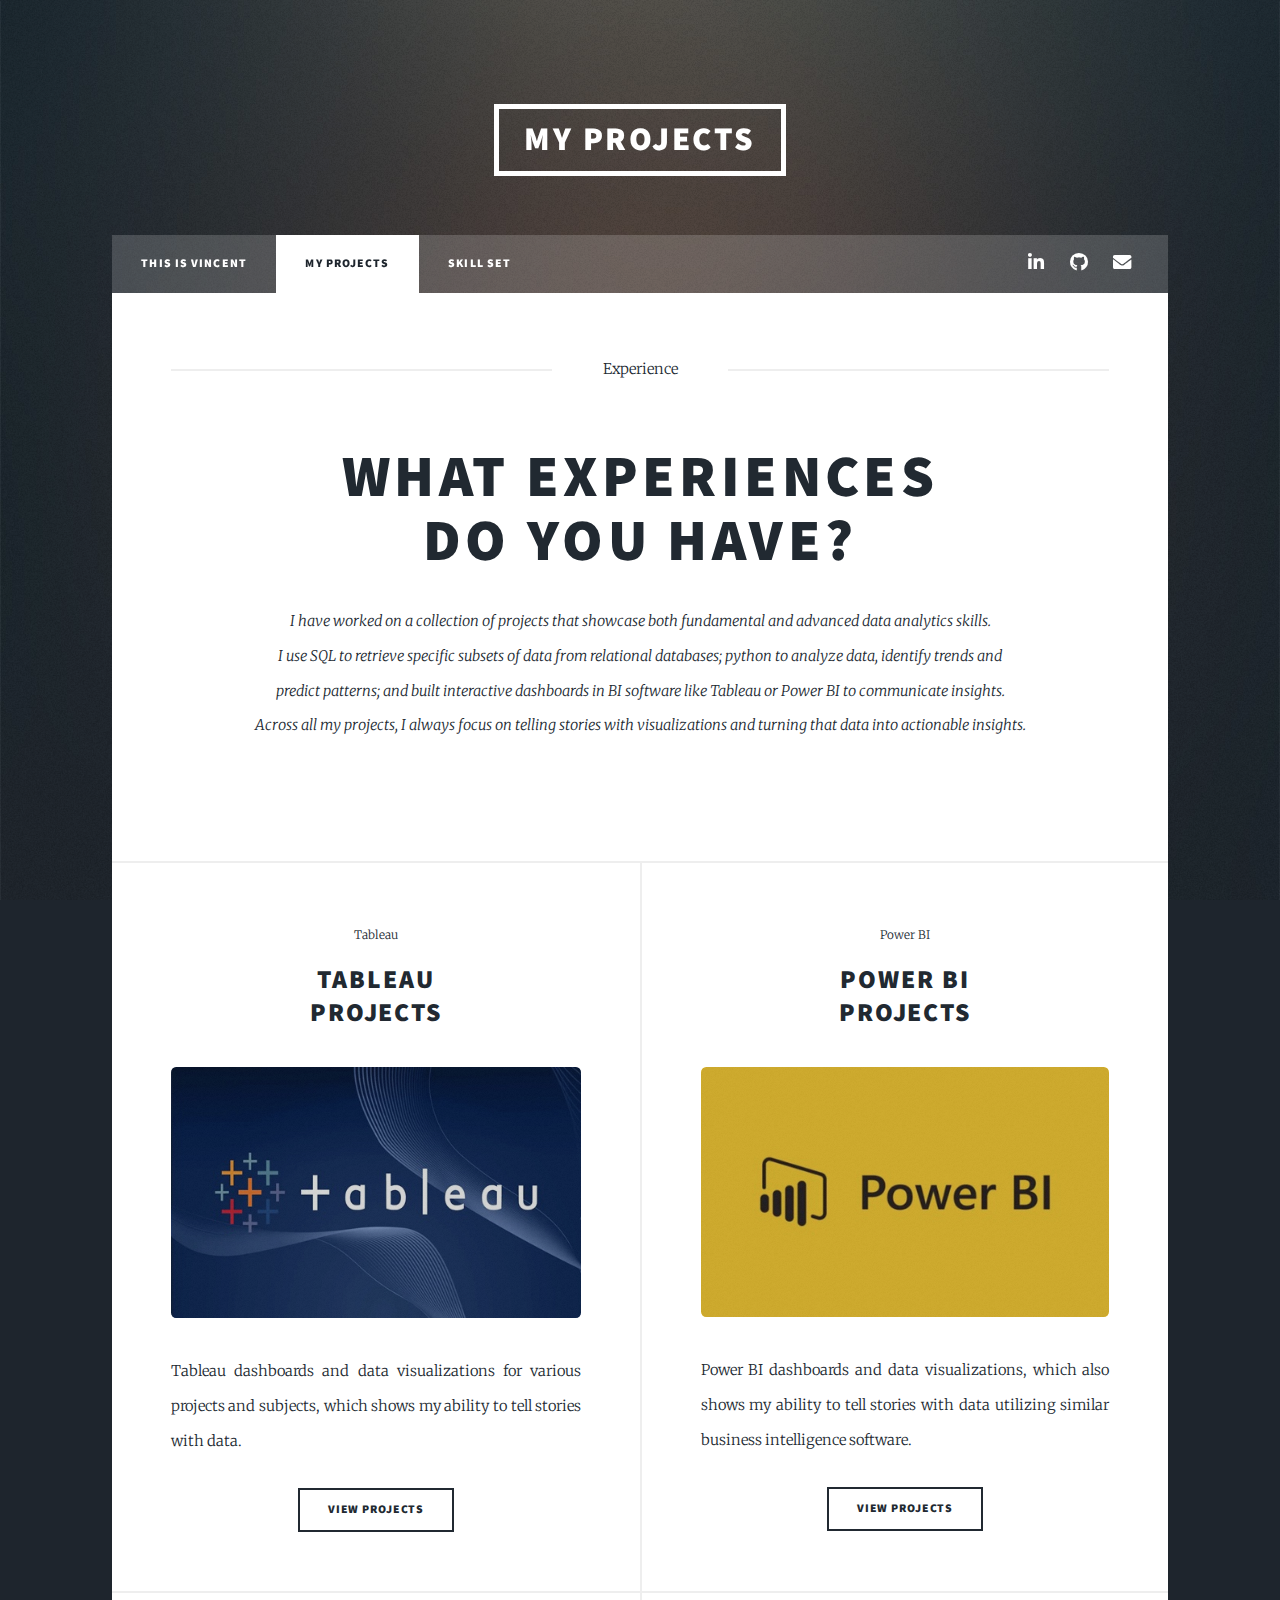
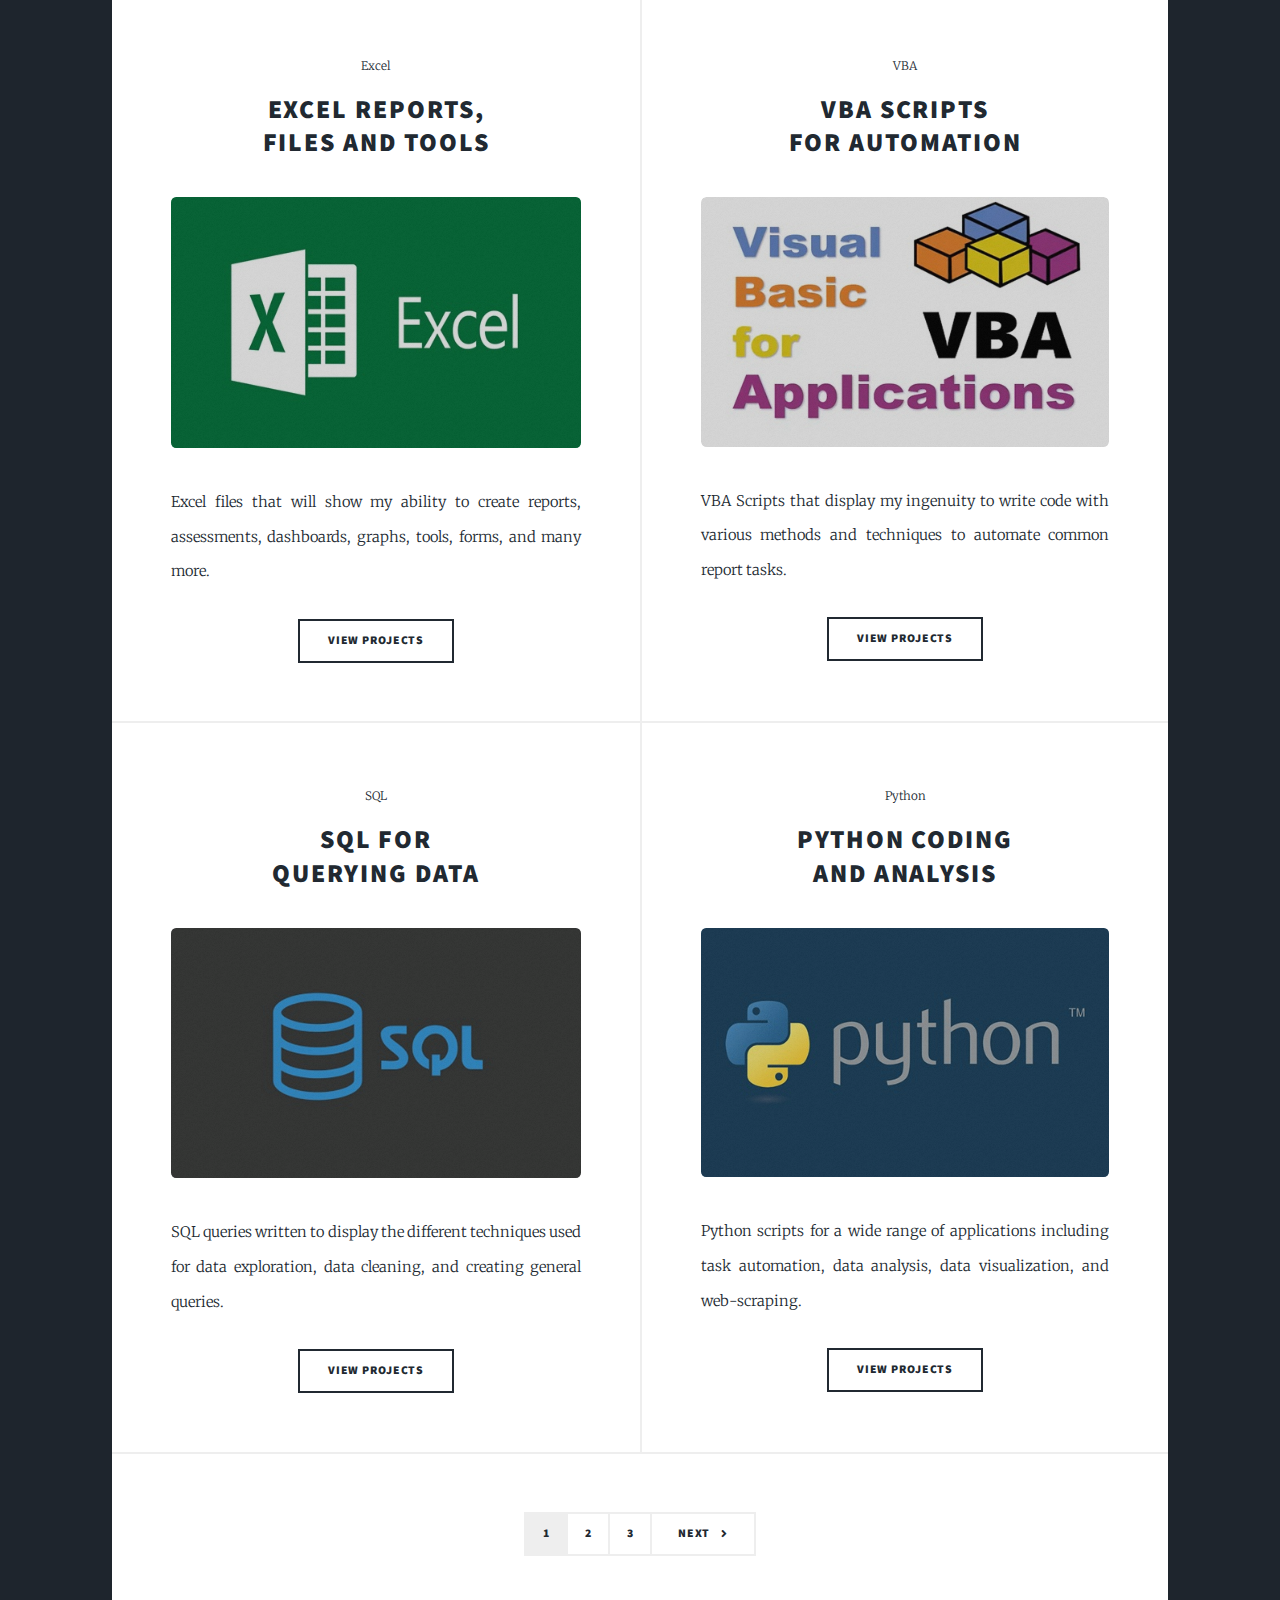
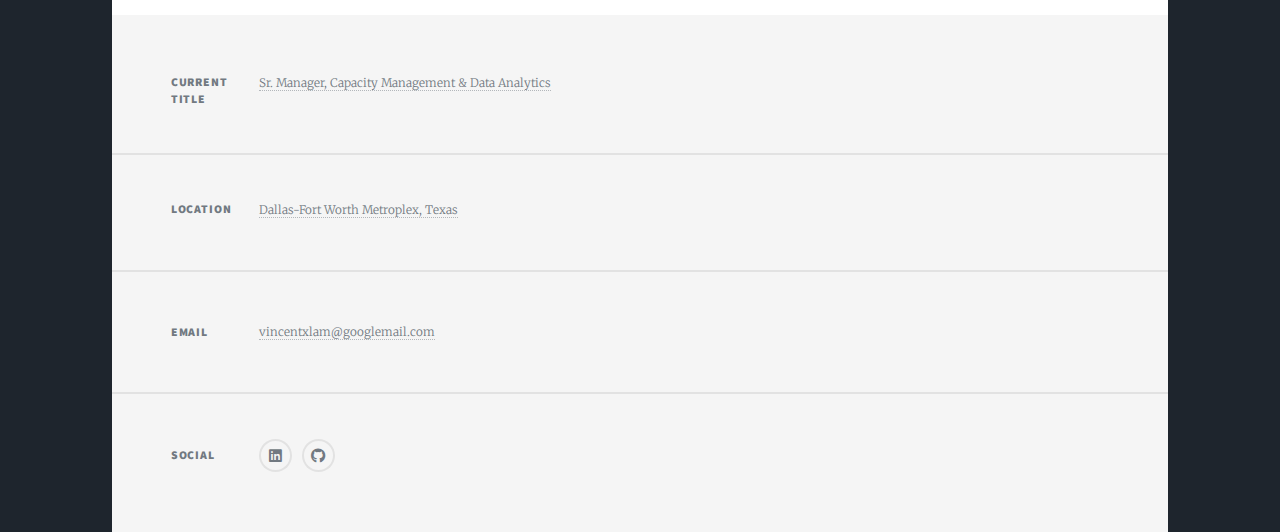
<file: projects-page-1.html>
<!DOCTYPE HTML>
<!--
	Massively by HTML5 UP
	html5up.net | @ajlkn
	Free for personal and commercial use under the CCA 3.0 license (html5up.net/license)
-->
<html>
	<head>
		<title>Vincent Lam Portfolio - My Projects</title>
		<meta charset="utf-8" />
		<meta name="viewport" content="width=device-width, initial-scale=1, user-scalable=no" />
		<link rel="stylesheet" href="assets/css/main.css" />
		<noscript><link rel="stylesheet" href="assets/css/noscript.css" /></noscript>
	</head>
	<body class="is-preload">

		<!-- Wrapper -->
			<div id="wrapper">

				<!-- Header -->
					<header id="header">
						<a href="#" class="logo">My Projects</a>
					</header>

				<!-- Nav -->
					<nav id="nav">
						<ul class="links">
							<li><a href="index.html">This is Vincent</a></li>
							<li class="active"><a href="projects-page-1.html">My Projects</a></li>
							<li><a href="skill-set.html">Skill Set</a></li>
						</ul>
						<ul class="icons">
							<li><a href="https://www.linkedin.com/in/vincent-lam-35468997/" class="icon brands fa-linkedin-in" target="_blank"><span class="label">LinkedIn</span></a></li>
							<li><a href="https://github.com/vlam-00/Portfolio-Project" class="icon brands alt fa-github" target="_blank"><span class="label">GitHub</span></a></li>
							<li><a href="mailto:vincentxlam@googlemail.com" class="icon solid fa-envelope"><span class="label">Email</span></a></li>
						</ul>
					</nav>

				<!-- Main -->
					<div id="main">

						<!-- Featured Post -->
							<article class="post featured">
								<header class="major">
									<span class="date">Experience</span>
									<h2><a style="cursor:default">What experiences<br />
									do you have?</a></h2>
									<p>I have worked on a collection of projects that showcase both fundamental and advanced data analytics skills.<br/>
									I use SQL to retrieve specific subsets of data from relational databases; python to analyze data, identify trends and<br/>
									predict patterns; and built interactive dashboards in BI software like Tableau or Power BI to communicate insights.<br/>
									Across all my projects, I always focus on telling stories with visualizations and turning that data into actionable insights.<br/></p>
									<!--
									<p>My collection of projects, which highlights a wide range of foundational to advanced skills and techniques<br />
									I apply in data analytics, utilizing various tools and applications such as Excel, SQL, Tableau, Python and more... <br /></p>
									-->
								</header>
							</article>

						<!-- Post -->
							<section class="posts">
								<article>
									<header>
										<span class="date">Tableau</span>
										<h2><a href="https://public.tableau.com/app/profile/v.lam4352/vizzes" target="_blank">Tableau<br />
										Projects</a></h2>
									</header>
									<a href="https://public.tableau.com/app/profile/v.lam4352/vizzes" target="_blank" class="image fit"><img src="images/tableau-image.jpg" alt="" /></a>
									<p>Tableau dashboards and data visualizations for various projects and subjects, which shows my ability to tell stories with data.</p>
									<ul class="actions special">
										<li><a href="https://public.tableau.com/app/profile/v.lam4352/vizzes" target="_blank" class="button">View Projects</a></li>
									</ul>
								</article>
								<article>
									<header>
										<span class="date">Power BI</span>
										<h2><a href="https://github.com/vlam-00/Portfolio-Project/tree/main/Power%20BI" target="_blank">Power BI<br />
										Projects</a></h2>
									</header>
									<a href="https://github.com/vlam-00/Portfolio-Project/tree/main/Power%20BI" target="_blank" class="image fit"><img src="images/powerbi-image.jpg" alt="" /></a>
									<p>Power BI dashboards and data visualizations, which also shows my ability to tell stories with data utilizing similar business intelligence software.</p>
									<ul class="actions special">
										<li><a href="https://github.com/vlam-00/Portfolio-Project/tree/main/Power%20BI" target="_blank" class="button">View Projects</a></li>
									</ul>
								</article>
								<article>
									<header>
										<span class="date">Excel</span>
										<h2><a href="https://github.com/vlam-00/Portfolio-Project/tree/main/Excel" target="_blank">Excel Reports,<br />
										Files and Tools</a></h2>
									</header>
									<a href="https://github.com/vlam-00/Portfolio-Project/tree/main/Excel" target="_blank" class="image fit"><img src="images/excel-image.jpg" alt="" /></a>
									<p>Excel files that will show my ability to create reports, assessments, dashboards, graphs, tools, forms, and many more.</p>
									<ul class="actions special">
										<li><a href="https://github.com/vlam-00/Portfolio-Project/tree/main/Excel" target="_blank" class="button">View Projects</a></li>
									</ul>
								</article>
								<article>
									<header>
										<span class="date">VBA</span>
										<h2><a href="https://github.com/vlam-00/Portfolio-Project/tree/main/VBA%20-%20Report%20Automation" target="_blank">VBA Scripts<br />
										for Automation</a></h2>
									</header>
									<a href="https://github.com/vlam-00/Portfolio-Project/tree/main/VBA%20-%20Report%20Automation" target="_blank" class="image fit"><img src="images/vba-image.jpg" alt="" /></a>
									<p>VBA Scripts that display my ingenuity to write code with various methods and techniques to automate common report tasks.</p>
									<ul class="actions special">
										<li><a href="https://github.com/vlam-00/Portfolio-Project/tree/main/VBA%20-%20Report%20Automation" target="_blank" class="button">View Projects</a></li>
									</ul>
								</article>
								<article>
									<header>
										<span class="date">SQL</span>
										<h2><a href="https://github.com/vlam-00/Portfolio-Project/tree/main/SQL" target="_blank">SQL for<br />
										Querying Data</a></h2>
									</header>
									<a href="https://github.com/vlam-00/Portfolio-Project/tree/main/SQL" target="_blank" class="image fit"><img src="images/sql-image.jpg" alt="" /></a>
									<p>SQL queries written to display the different techniques used for data exploration, data cleaning, and creating general queries.</p>
									<ul class="actions special">
										<li><a href="https://github.com/vlam-00/Portfolio-Project/tree/main/SQL" target="_blank" class="button">View Projects</a></li>
									</ul>
								</article>
								<article>
									<header>
										<span class="date">Python</span>
										<h2><a href="https://github.com/vlam-00/Portfolio-Project/tree/main/Python" target="_blank">Python Coding<br />
										and Analysis</a></h2>
									</header>
									<a href="https://github.com/vlam-00/Portfolio-Project/tree/main/Python" target="_blank" class="image fit"><img src="images/pythoni-image.jpg" alt="" /></a>
									<p>Python scripts for a wide range of applications including task automation, data analysis, data visualization, and web-scraping.</p>
									<ul class="actions special">
										<li><a href="https://github.com/vlam-00/Portfolio-Project/tree/main/Python" target="_blank" class="button">View Projects</a></li>
									</ul>
								</article>
							</section>

						<!-- Footer -->
							<footer>
								<div class="pagination">
									<!-- <a href="#" class="previous">Prev</a>    This should be commented out if it is the first page. -->
									<a href="#" onclick="return false" class="page active">1</a>
									<a href="projects-page-2.html" class="page">2</a>
									<a href="projects-page-3 .html" class="page">3</a>
									<!--
									<span class="extra">&hellip;</span>
									<a href="#" class="page">8</a>
									<a href="#" class="page">9</a>
									<a href="#" class="page">10</a>
									-->
									<a href="projects-page-2.html" class="next">Next</a>
								</div>
							</footer>
					</div>

				<!-- Footer -->
					<footer id="footer">
						<!--
						<section>
							<form method="post" action="#">
								<div class="fields">
									<div class="field">
										<label for="name">Name</label>
										<input type="text" name="name" id="name" />
									</div>
									<div class="field">
										<label for="email">Email</label>
										<input type="text" name="email" id="email" />
									</div>
									<div class="field">
										<label for="message">Message</label>
										<textarea name="message" id="message" rows="3"></textarea>
									</div>
								</div>
								<ul class="actions">
									<li><input type="submit" value="Send Message" /></li>
								</ul>
							</form>
						</section>
						-->
						<section class="split contact">
							<section class="alt">
								<h3>Current Title</h3>
								<p><a style="cursor:default">Sr. Manager, Capacity Management & Data Analytics</a><br /></p>
							</section>
							<section class="alt">
								<h3>Location</h3>
								<p><a style="cursor:default">Dallas-Fort Worth Metroplex, Texas</a><br /></p>
							</section>
							<!--
							<section>
								<h3>Phone</h3>
								<p><a href="#">(214) 212-7337</a></p>
							</section>
							-->
							<section>
								<h3>Email</h3>
								<p><a href="mailto:vincentxlam@googlemail.com">vincentxlam@googlemail.com</a></p>
							</section>
							<section>
								<h3>Social</h3>
								<ul class="icons alt">
									<li><a href="https://www.linkedin.com/in/vincent-lam-35468997/" target="_blank" class="icon brands alt fa-linkedin"><span class="label">LinkedIn</span></a></li>
									<li><a href="https://github.com/vlam-00/Portfolio-Project" target="_blank" class="icon brands alt fa-github"><span class="label">GitHub</span></a></li>
									<!-- <li><a href="#" class="icon solid fa-envelope"><span class="label">Email</span></a></li> -->
								</ul>
							</section>
						</section>
					</footer>

				<!-- Copyright -->
					<!--
					<div id="copyright">
						<ul><li>&copy; Untitled</li><li>Design: <a href="https://html5up.net">HTML5 UP</a></li></ul>
					</div>
					-->

			</div>

		<!-- Scripts -->
			<script src="assets/js/jquery.min.js"></script>
			<script src="assets/js/jquery.scrollex.min.js"></script>
			<script src="assets/js/jquery.scrolly.min.js"></script>
			<script src="assets/js/browser.min.js"></script>
			<script src="assets/js/breakpoints.min.js"></script>
			<script src="assets/js/util.js"></script>
			<script src="assets/js/main.js"></script>

	</body>
</html>
</file>
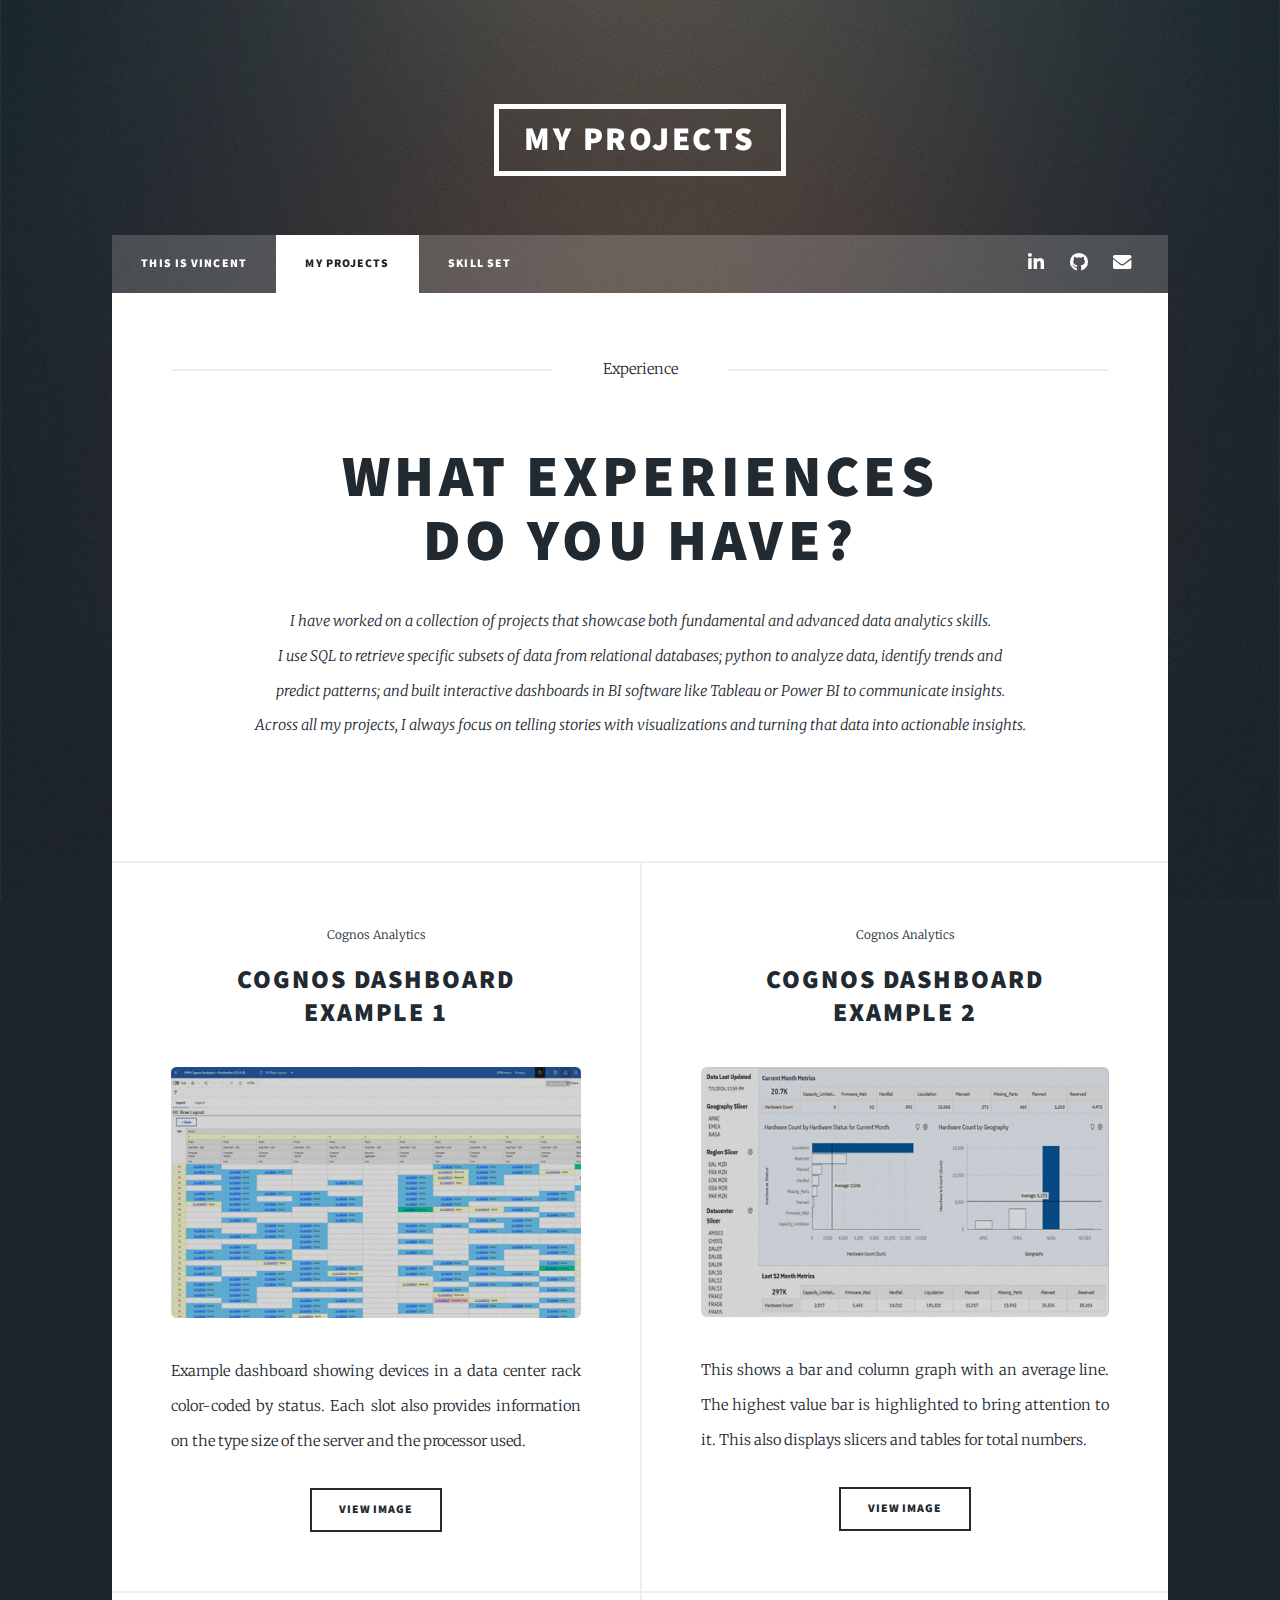
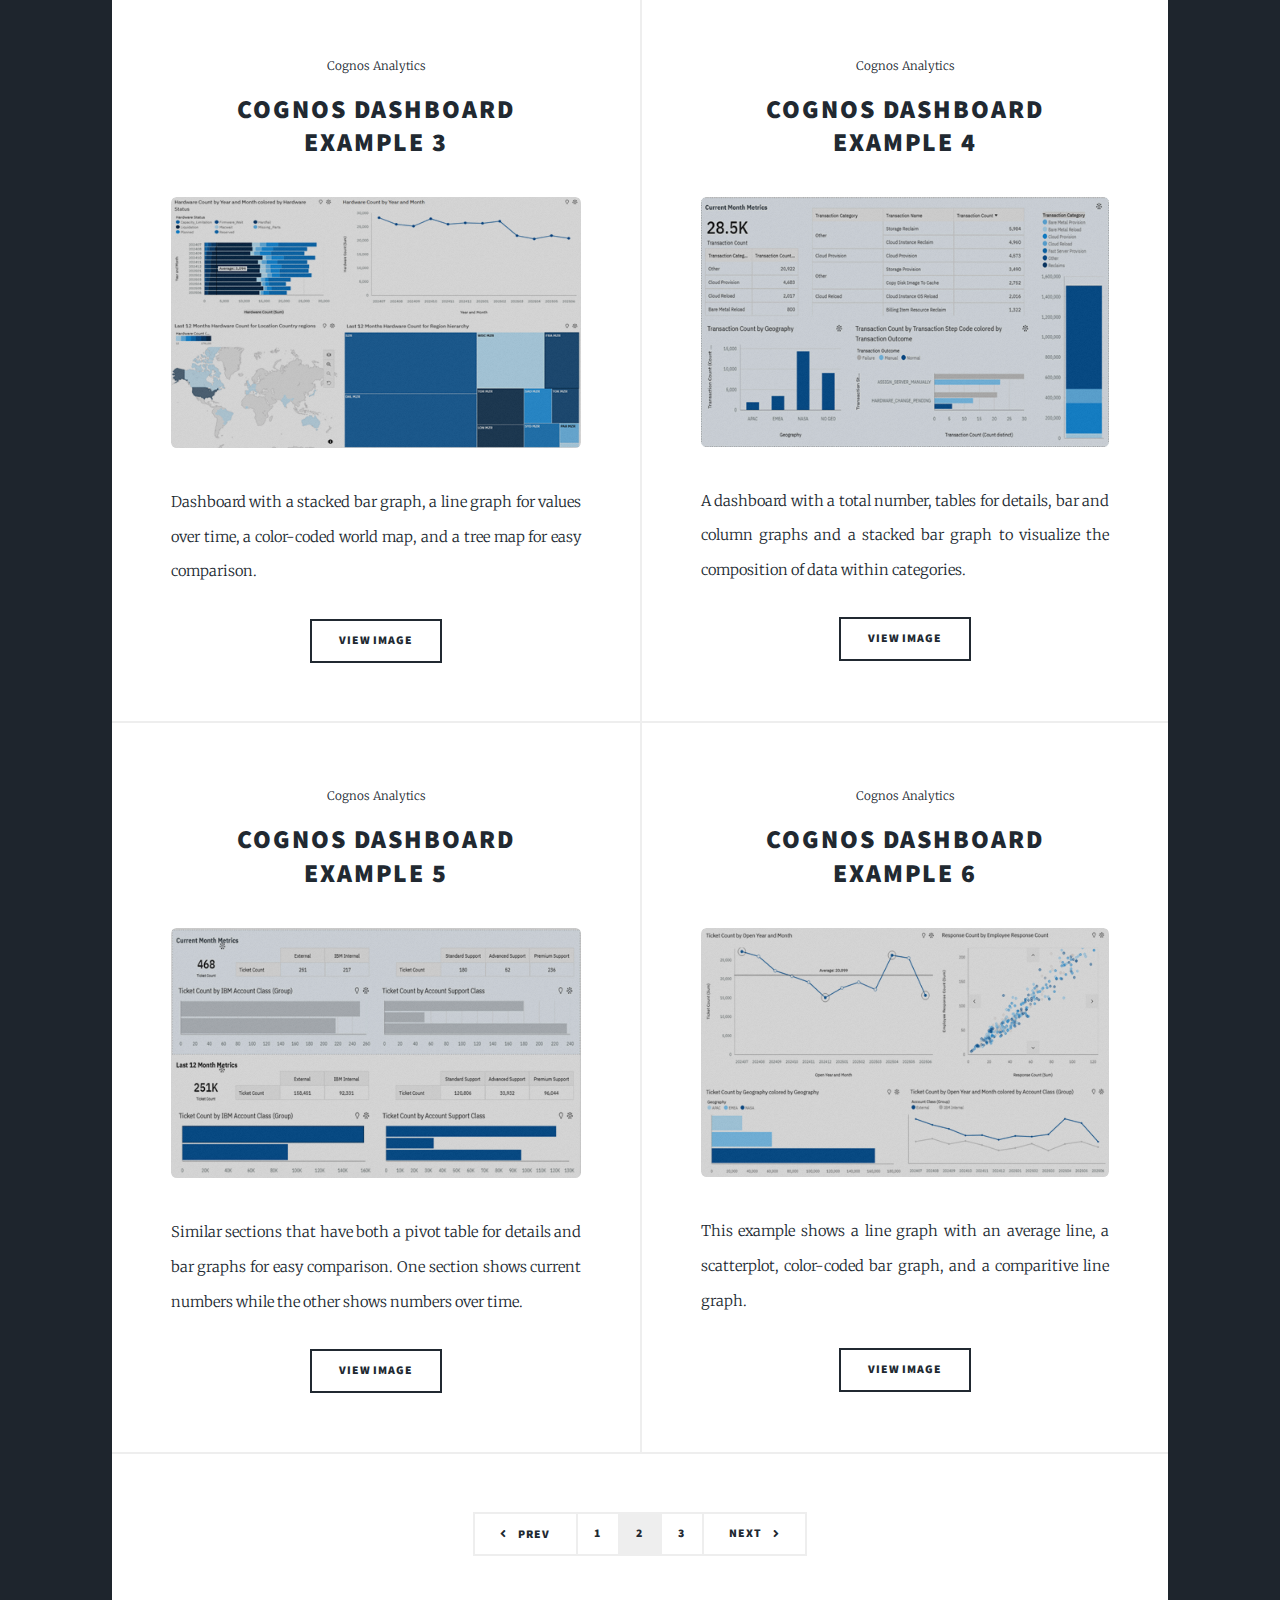
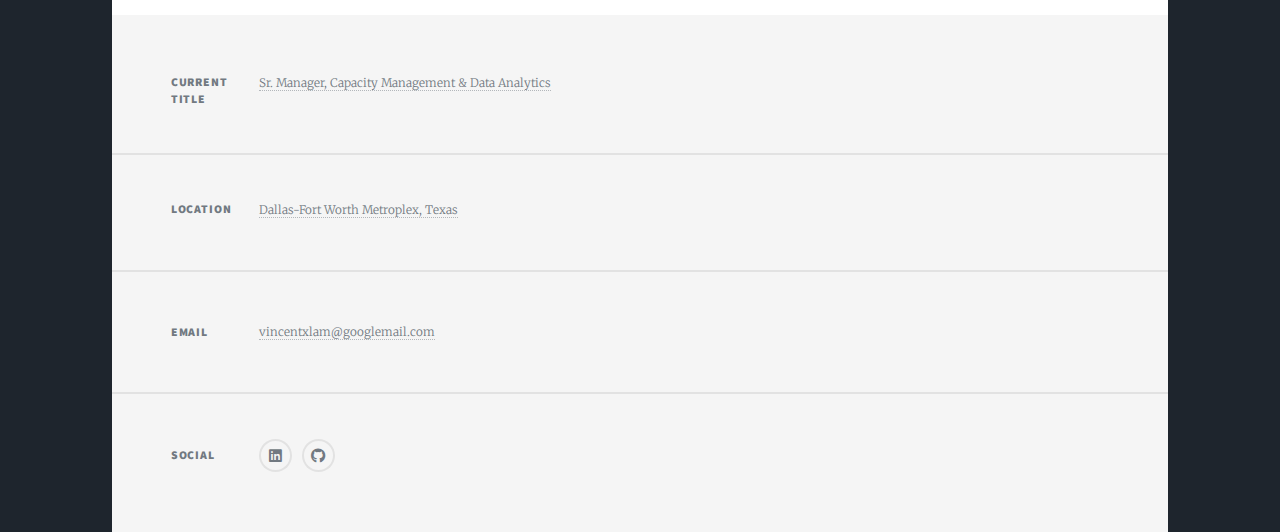
<file: projects-page-2.html>
<!DOCTYPE HTML>
<!--
	Massively by HTML5 UP
	html5up.net | @ajlkn
	Free for personal and commercial use under the CCA 3.0 license (html5up.net/license)
-->
<html>
	<head>
		<title>Vincent Lam Portfolio - My Projects</title>
		<meta charset="utf-8" />
		<meta name="viewport" content="width=device-width, initial-scale=1, user-scalable=no" />
		<link rel="stylesheet" href="assets/css/main.css" />
		<noscript><link rel="stylesheet" href="assets/css/noscript.css" /></noscript>
	</head>
	<body class="is-preload">

		<!-- Wrapper -->
			<div id="wrapper">

				<!-- Header -->
					<header id="header">
						<a href="#" class="logo">My Projects</a>
					</header>

				<!-- Nav -->
					<nav id="nav">
						<ul class="links">
							<li><a href="index.html">This is Vincent</a></li>
							<li class="active"><a href="projects-page-1.html">My Projects</a></li>
							<li><a href="skill-set.html">Skill Set</a></li>
						</ul>
						<ul class="icons">
							<li><a href="https://www.linkedin.com/in/vincent-lam-35468997/" class="icon brands fa-linkedin-in" target="_blank"><span class="label">LinkedIn</span></a></li>
							<li><a href="https://github.com/vlam-00/Portfolio-Project" class="icon brands alt fa-github" target="_blank"><span class="label">GitHub</span></a></li>
							<li><a href="mailto:vincentxlam@googlemail.com" class="icon solid fa-envelope"><span class="label">Email</span></a></li>
						</ul>
					</nav>

				<!-- Main -->
					<div id="main">

						<!-- Featured Post -->
							<article class="post featured">
								<header class="major">
									<span class="date">Experience</span>
									<h2><a style="cursor:default">What experiences<br />
									do you have?</a></h2>
									<p>I have worked on a collection of projects that showcase both fundamental and advanced data analytics skills.<br/>
									I use SQL to retrieve specific subsets of data from relational databases; python to analyze data, identify trends and<br/>
									predict patterns; and built interactive dashboards in BI software like Tableau or Power BI to communicate insights.<br/>
									Across all my projects, I always focus on telling stories with visualizations and turning that data into actionable insights.<br/></p>
									<!--
									<p>My collection of projects, which highlights a wide range of foundational to advanced skills and techniques<br />
									I apply in data analytics, utilizing various tools and applications such as Excel, SQL, Tableau, Python and more... <br /></p>
									-->
								</header>
							</article>

						<!-- Post -->
							<section class="posts">
								<article>
									<header>
										<span class="date">Cognos Analytics</span>
										<h2><a href="https://github.com/vlam-00/Portfolio-Project/blob/main/Cognos/Cognos%20Dashboard.png" target="_blank">Cognos Dashboard<br />
										Example 1</a></h2>
									</header>
									<a href="https://github.com/vlam-00/Portfolio-Project/blob/main/Cognos/Cognos%20Dashboard.png" target="_blank" class="image fit"><img src="images/Cognos Dashboard.png" alt="" /></a>
									<p>Example dashboard showing devices in a data center rack color-coded by status. Each slot also provides information on the type size of the server and the processor used.</p>
									<ul class="actions special">
										<li><a href="https://github.com/vlam-00/Portfolio-Project/blob/main/Cognos/Cognos%20Dashboard.png" target="_blank" class="button">View Image</a></li>
									</ul>
								</article>
								<article>
									<header>
										<span class="date">Cognos Analytics</span>
										<h2><a href="https://github.com/vlam-00/Portfolio-Project/blob/main/Cognos/Cognos%20Dashboard%201a.png" target="_blank">Cognos Dashboard<br />
										Example 2</a></h2>
									</header>
									<a href="https://github.com/vlam-00/Portfolio-Project/blob/main/Cognos/Cognos%20Dashboard%201a.png" target="_blank" class="image fit"><img src="images/Cognos Dashboard 1a.png" alt="" /></a>
									<p>This shows a bar and column graph with an average line. The highest value bar is highlighted to bring attention to it. This also displays slicers and tables for total numbers.</p>
									<ul class="actions special">
										<li><a href="https://github.com/vlam-00/Portfolio-Project/blob/main/Cognos/Cognos%20Dashboard%201a.png" target="_blank" class="button">View Image</a></li>
									</ul>
								</article>
								<article>
									<header>
										<span class="date">Cognos Analytics</span>
										<h2><a href="https://github.com/vlam-00/Portfolio-Project/blob/main/Cognos/Cognos%20Dashboard%201b.PNG" target="_blank">Cognos Dashboard<br />
										Example 3</a></h2>
									</header>
									<a href="https://github.com/vlam-00/Portfolio-Project/blob/main/Cognos/Cognos%20Dashboard%201b.PNG" target="_blank" class="image fit"><img src="images/Cognos Dashboard 1b.PNG" alt="" /></a>
									<p>Dashboard with a stacked bar graph, a line graph for values over time, a color-coded world map, and a tree map for easy comparison.</p>
									<ul class="actions special">
										<li><a href="https://github.com/vlam-00/Portfolio-Project/blob/main/Cognos/Cognos%20Dashboard%201b.PNG" target="_blank" class="button">View Image</a></li>
									</ul>
								</article>
								<article>
									<header>
										<span class="date">Cognos Analytics</span>
										<h2><a href="https://github.com/vlam-00/Portfolio-Project/blob/main/Cognos/Cognos%20Dashboard%202.png" target="_blank">Cognos Dashboard<br />
										Example 4</a></h2>
									</header>
									<a href="https://github.com/vlam-00/Portfolio-Project/blob/main/Cognos/Cognos%20Dashboard%202.png" target="_blank" class="image fit"><img src="images/Cognos Dashboard 2.png" alt="" /></a>
									<p>A dashboard with a total number, tables for details, bar and column graphs and a stacked bar graph to visualize the composition of data within categories.</p>
									<ul class="actions special">
										<li><a href="https://github.com/vlam-00/Portfolio-Project/blob/main/Cognos/Cognos%20Dashboard%202.png" target="_blank" class="button">View Image</a></li>
									</ul>
								</article>
								<article>
									<header>
										<span class="date">Cognos Analytics</span>
										<h2><a href="https://github.com/vlam-00/Portfolio-Project/blob/main/Cognos/Cognos%20Dashboard%203a.png" target="_blank">Cognos Dashboard<br />
										Example 5</a></h2>
									</header>
									<a href="https://github.com/vlam-00/Portfolio-Project/blob/main/Cognos/Cognos%20Dashboard%203a.png" target="_blank" class="image fit"><img src="images/Cognos Dashboard 3a.png" alt="" /></a>
									<p>Similar sections that have both a pivot table for details and bar graphs for easy comparison. One section shows current numbers while the other shows numbers over time.</p>
									<ul class="actions special">
										<li><a href="https://github.com/vlam-00/Portfolio-Project/blob/main/Cognos/Cognos%20Dashboard%203a.png" target="_blank" class="button">View Image</a></li>
									</ul>
								</article>
								<article>
									<header>
										<span class="date">Cognos Analytics</span>
										<h2><a href="https://github.com/vlam-00/Portfolio-Project/blob/main/Cognos/Cognos%20Dashboard%203b.png" target="_blank">Cognos Dashboard<br />
										Example 6</a></h2>
									</header>
									<a href="https://github.com/vlam-00/Portfolio-Project/blob/main/Cognos/Cognos%20Dashboard%203b.png" target="_blank" class="image fit"><img src="images/Cognos Dashboard 3b.png" alt="" /></a>
									<p>This example shows a line graph with an average line, a scatterplot, color-coded bar graph, and a comparitive line graph.</p>
									<ul class="actions special">
										<li><a href="https://github.com/vlam-00/Portfolio-Project/blob/main/Cognos/Cognos%20Dashboard%203b.png" target="_blank" class="button">View Image</a></li>
									</ul>
								</article>
							</section>

						<!-- Footer -->
							<footer>
								<div class="pagination">
									<a href="projects-page-1.html" class="previous">Prev</a>
									<a href="projects-page-1.html" class="page">1</a>
									<a href="#" onclick="return false" class="page active">2</a>
									<a href="projects-page-3 .html" class="page">3</a>
									<!--
									<span class="extra">&hellip;</span>
									<a href="#" class="page">8</a>
									<a href="#" class="page">9</a>
									<a href="#" class="page">10</a>
									-->
									<a href="projects-page-3 .html" class="next">Next</a>
								</div>
							</footer>
					</div>

				<!-- Footer -->
					<footer id="footer">
						<!--
						<section>
							<form method="post" action="#">
								<div class="fields">
									<div class="field">
										<label for="name">Name</label>
										<input type="text" name="name" id="name" />
									</div>
									<div class="field">
										<label for="email">Email</label>
										<input type="text" name="email" id="email" />
									</div>
									<div class="field">
										<label for="message">Message</label>
										<textarea name="message" id="message" rows="3"></textarea>
									</div>
								</div>
								<ul class="actions">
									<li><input type="submit" value="Send Message" /></li>
								</ul>
							</form>
						</section>
						-->
						<section class="split contact">
							<section class="alt">
								<h3>Current Title</h3>
								<p><a style="cursor:default">Sr. Manager, Capacity Management & Data Analytics</a><br /></p>
							</section>
							<section class="alt">
								<h3>Location</h3>
								<p><a style="cursor:default">Dallas-Fort Worth Metroplex, Texas</a><br /></p>
							</section>
							<!--
							<section>
								<h3>Phone</h3>
								<p><a href="#">(214) 212-7337</a></p>
							</section>
							-->
							<section>
								<h3>Email</h3>
								<p><a href="mailto:vincentxlam@googlemail.com">vincentxlam@googlemail.com</a></p>
							</section>
							<section>
								<h3>Social</h3>
								<ul class="icons alt">
									<li><a href="https://www.linkedin.com/in/vincent-lam-35468997/" target="_blank" class="icon brands alt fa-linkedin"><span class="label">LinkedIn</span></a></li>
									<li><a href="https://github.com/vlam-00/Portfolio-Project" target="_blank" class="icon brands alt fa-github"><span class="label">GitHub</span></a></li>
									<!-- <li><a href="#" class="icon solid fa-envelope"><span class="label">Email</span></a></li> -->
								</ul>
							</section>
						</section>
					</footer>

				<!-- Copyright -->
					<!--
					<div id="copyright">
						<ul><li>&copy; Untitled</li><li>Design: <a href="https://html5up.net">HTML5 UP</a></li></ul>
					</div>
					-->

			</div>

		<!-- Scripts -->
			<script src="assets/js/jquery.min.js"></script>
			<script src="assets/js/jquery.scrollex.min.js"></script>
			<script src="assets/js/jquery.scrolly.min.js"></script>
			<script src="assets/js/browser.min.js"></script>
			<script src="assets/js/breakpoints.min.js"></script>
			<script src="assets/js/util.js"></script>
			<script src="assets/js/main.js"></script>

	</body>
</html>
</file>
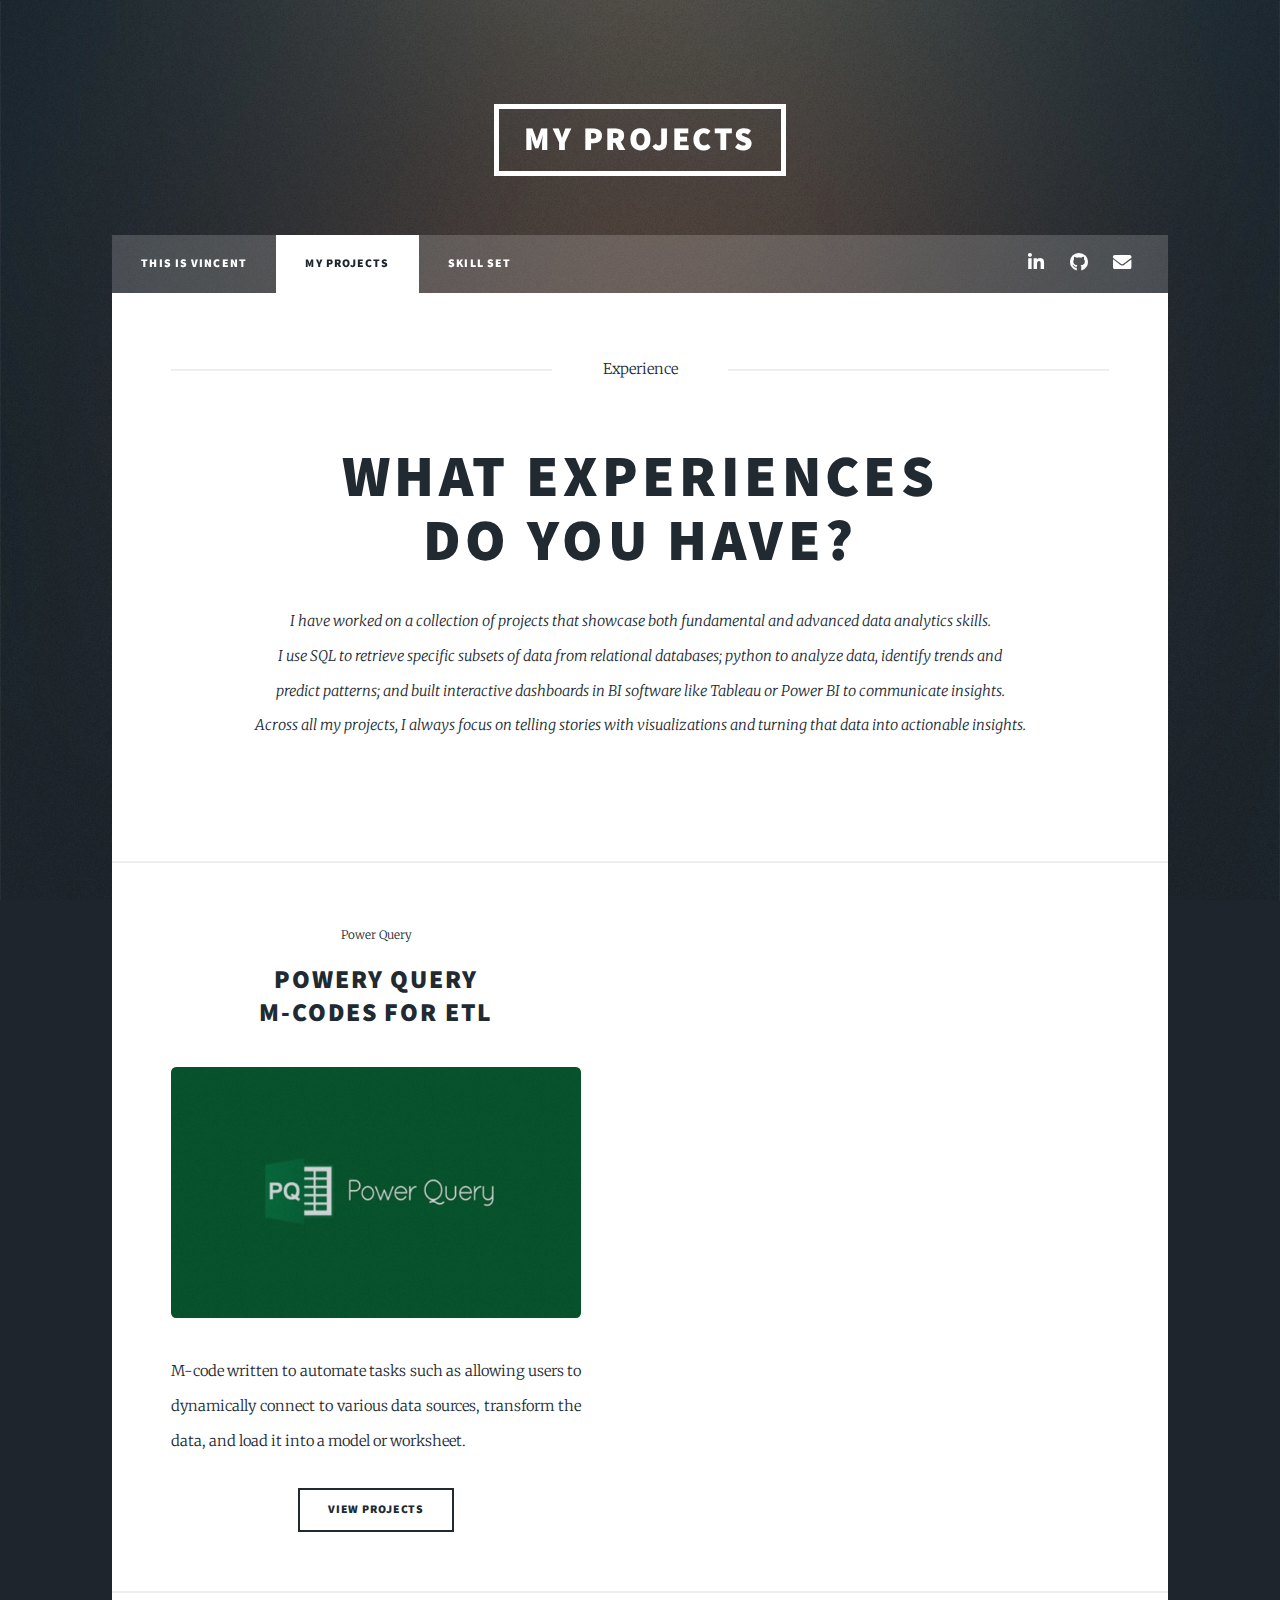
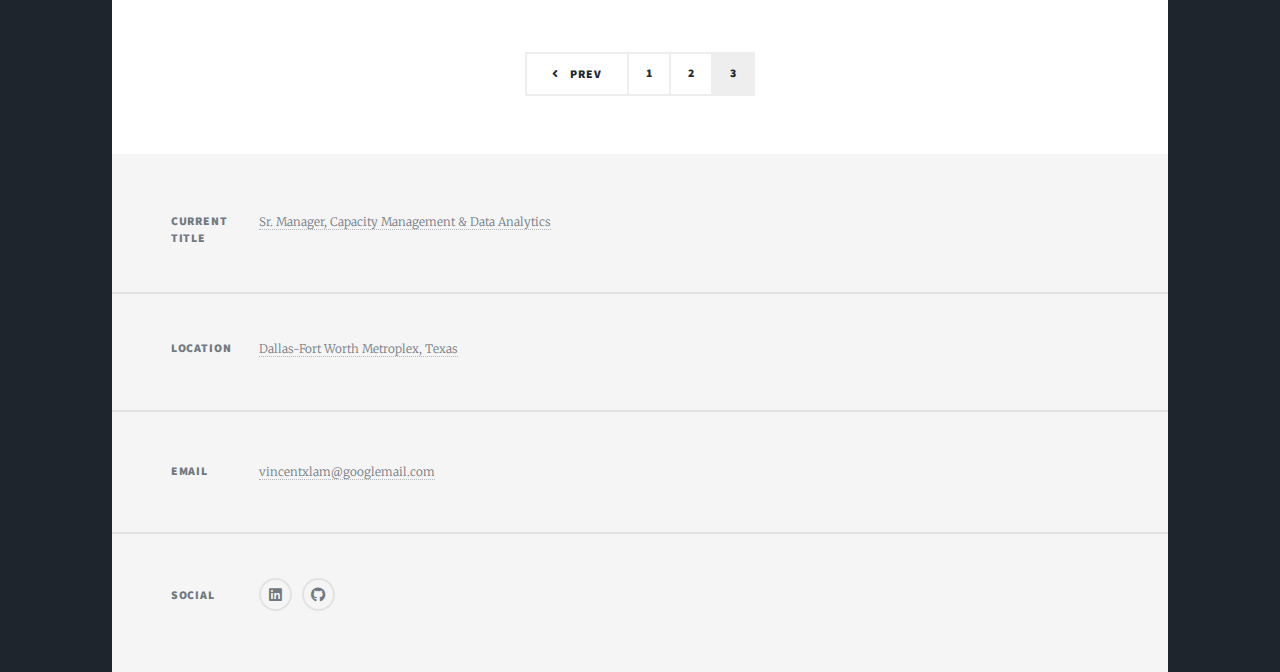
<file: projects-page-3 .html>
<!DOCTYPE HTML>
<!--
	Massively by HTML5 UP
	html5up.net | @ajlkn
	Free for personal and commercial use under the CCA 3.0 license (html5up.net/license)
-->
<html>
	<head>
		<title>Vincent Lam Portfolio - My Projects</title>
		<meta charset="utf-8" />
		<meta name="viewport" content="width=device-width, initial-scale=1, user-scalable=no" />
		<link rel="stylesheet" href="assets/css/main.css" />
		<noscript><link rel="stylesheet" href="assets/css/noscript.css" /></noscript>
	</head>
	<body class="is-preload">

		<!-- Wrapper -->
			<div id="wrapper">

				<!-- Header -->
					<header id="header">
						<a href="#" class="logo">My Projects</a>
					</header>

				<!-- Nav -->
					<nav id="nav">
						<ul class="links">
							<li><a href="index.html">This is Vincent</a></li>
							<li class="active"><a href="projects-page-1.html">My Projects</a></li>
							<li><a href="skill-set.html">Skill Set</a></li>
						</ul>
						<ul class="icons">
							<li><a href="https://www.linkedin.com/in/vincent-lam-35468997/" class="icon brands fa-linkedin-in" target="_blank"><span class="label">LinkedIn</span></a></li>
							<li><a href="https://github.com/vlam-00/Portfolio-Project" class="icon brands alt fa-github" target="_blank"><span class="label">GitHub</span></a></li>
							<li><a href="mailto:vincentxlam@googlemail.com" class="icon solid fa-envelope"><span class="label">Email</span></a></li>
						</ul>
					</nav>

				<!-- Main -->
					<div id="main">

						<!-- Featured Post -->
							<article class="post featured">
								<header class="major">
									<span class="date">Experience</span>
									<h2><a style="cursor:default">What experiences<br />
									do you have?</a></h2>
									<p>I have worked on a collection of projects that showcase both fundamental and advanced data analytics skills.<br/>
									I use SQL to retrieve specific subsets of data from relational databases; python to analyze data, identify trends and<br/>
									predict patterns; and built interactive dashboards in BI software like Tableau or Power BI to communicate insights.<br/>
									Across all my projects, I always focus on telling stories with visualizations and turning that data into actionable insights.<br/></p>
									<!--
									<p>My collection of projects, which highlights a wide range of foundational to advanced skills and techniques<br />
									I apply in data analytics, utilizing various tools and applications such as Excel, SQL, Tableau, Python and more... <br /></p>
									-->
								</header>
							</article>

						<!-- Post -->
							<section class="posts">
								<article>
									<header>
										<span class="date">Power Query</span>
										<h2><a href="https://github.com/vlam-00/Portfolio-Project/tree/main/Power%20Query" target="_blank">Powery Query<br />
										M-Codes for ETL</a></h2>
									</header>
									<a href="https://github.com/vlam-00/Portfolio-Project/tree/main/Power%20Query" target="_blank" class="image fit"><img src="images/pq-image.jpg" alt="" /></a>
									<p>M-code written to automate tasks such as allowing users to dynamically connect to various data sources, transform the data, and load it into a model or worksheet.</p>
									<ul class="actions special">
										<li><a href="https://github.com/vlam-00/Portfolio-Project/tree/main/Power%20Query" target="_blank" class="button">View Projects</a></li>
									</ul>
								</article>
								<!--
								<article>
									<header>
										<span class="date">Power BI</span>
										<h2><a href="#">Power BI<br />
										Projects</a></h2>
									</header>
									<a href="#" class="image fit"><img src="images/powerbi-image.jpg" alt="" /></a>
									<p>Donec eget ex magna. Interdum et malesuada fames ac ante ipsum primis in faucibus. Pellentesque venenatis dolor imperdiet dolor mattis sagittis magna etiam.</p>
									<ul class="actions special">
										<li><a href="#" class="button">View Project</a></li>
									</ul>
								</article>
								<article>
									<header>
										<span class="date">Excel</span>
										<h2><a href="#">Excel<br />
										Reports</a></h2>
									</header>
									<a href="#" class="image fit"><img src="images/excel-image.jpg" alt="" /></a>
									<p>Donec eget ex magna. Interdum et malesuada fames ac ante ipsum primis in faucibus. Pellentesque venenatis dolor imperdiet dolor mattis sagittis magna etiam.</p>
									<ul class="actions special">
										<li><a href="#" class="button">View Project</a></li>
									</ul>
								</article>
								<article>
									<header>
										<span class="date">VBA</span>
										<h2><a href="#">VBA<br />
										Scripts</a></h2>
									</header>
									<a href="#" class="image fit"><img src="images/vba-image.jpg" alt="" /></a>
									<p>Donec eget ex magna. Interdum et malesuada fames ac ante ipsum primis in faucibus. Pellentesque venenatis dolor imperdiet dolor mattis sagittis magna etiam.</p>
									<ul class="actions special">
										<li><a href="#" class="button">View Project</a></li>
									</ul>
								</article>
								<article>
									<header>
										<span class="date">SQL</span>
										<h2><a href="#">SQL<br />
										Queries</a></h2>
									</header>
									<a href="#" class="image fit"><img src="images/sql-image.jpg" alt="" /></a>
									<p>Donec eget ex magna. Interdum et malesuada fames ac ante ipsum primis in faucibus. Pellentesque venenatis dolor imperdiet dolor mattis sagittis magna etiam.</p>
									<ul class="actions special">
										<li><a href="#" class="button">View Project</a></li>
									</ul>
								</article>
								<article>
									<header>
										<span class="date">Python</span>
										<h2><a href="#">Python Coding<br />
										and Analysis</a></h2>
									</header>
									<a href="#" class="image fit"><img src="images/pythoni-image.jpg" alt="" /></a>
									<p>Donec eget ex magna. Interdum et malesuada fames ac ante ipsum primis in faucibus. Pellentesque venenatis dolor imperdiet dolor mattis sagittis magna etiam.</p>
									<ul class="actions special">
										<li><a href="#" class="button">View Project</a></li>
									</ul>
								</article>
								-->
							</section>

						<!-- Footer -->
							<footer>
								<div class="pagination">
									<a href="projects-page-2.html" class="previous">Prev</a>
									<a href="projects-page-1.html" class="page">1</a>
									<a href="projects-page-2.html" class="page">2</a>
									<a href="#" onclick="return false" class="page active">3</a>
									<!--
									<span class="extra">&hellip;</span>
									<a href="#" class="page">8</a>
									<a href="#" class="page">9</a>
									<a href="#" class="page">10</a>
									-->
									<!-- <a href="#" class="next">Next</a>    This should be commented out if it is the first page. -->
								</div>
							</footer>
					</div>

				<!-- Footer -->
					<footer id="footer">
						<!--
						<section>
							<form method="post" action="#">
								<div class="fields">
									<div class="field">
										<label for="name">Name</label>
										<input type="text" name="name" id="name" />
									</div>
									<div class="field">
										<label for="email">Email</label>
										<input type="text" name="email" id="email" />
									</div>
									<div class="field">
										<label for="message">Message</label>
										<textarea name="message" id="message" rows="3"></textarea>
									</div>
								</div>
								<ul class="actions">
									<li><input type="submit" value="Send Message" /></li>
								</ul>
							</form>
						</section>
						-->
						<section class="split contact">
							<section class="alt">
								<h3>Current Title</h3>
								<p><a style="cursor:default">Sr. Manager, Capacity Management & Data Analytics</a><br /></p>
							</section>
							<section class="alt">
								<h3>Location</h3>
								<p><a style="cursor:default">Dallas-Fort Worth Metroplex, Texas</a><br /></p>
							</section>
							<!--
							<section>
								<h3>Phone</h3>
								<p><a href="#">(214) 212-7337</a></p>
							</section>
							-->
							<section>
								<h3>Email</h3>
								<p><a href="mailto:vincentxlam@googlemail.com">vincentxlam@googlemail.com</a></p>
							</section>
							<section>
								<h3>Social</h3>
								<ul class="icons alt">
									<li><a href="https://www.linkedin.com/in/vincent-lam-35468997/" target="_blank" class="icon brands alt fa-linkedin"><span class="label">LinkedIn</span></a></li>
									<li><a href="https://github.com/vlam-00/Portfolio-Project" target="_blank" class="icon brands alt fa-github"><span class="label">GitHub</span></a></li>
									<!-- <li><a href="#" class="icon solid fa-envelope"><span class="label">Email</span></a></li> -->
								</ul>
							</section>
						</section>
					</footer>

				<!-- Copyright -->
					<!--
					<div id="copyright">
						<ul><li>&copy; Untitled</li><li>Design: <a href="https://html5up.net">HTML5 UP</a></li></ul>
					</div>
					-->

			</div>

		<!-- Scripts -->
			<script src="assets/js/jquery.min.js"></script>
			<script src="assets/js/jquery.scrollex.min.js"></script>
			<script src="assets/js/jquery.scrolly.min.js"></script>
			<script src="assets/js/browser.min.js"></script>
			<script src="assets/js/breakpoints.min.js"></script>
			<script src="assets/js/util.js"></script>
			<script src="assets/js/main.js"></script>

	</body>
</html>
</file>
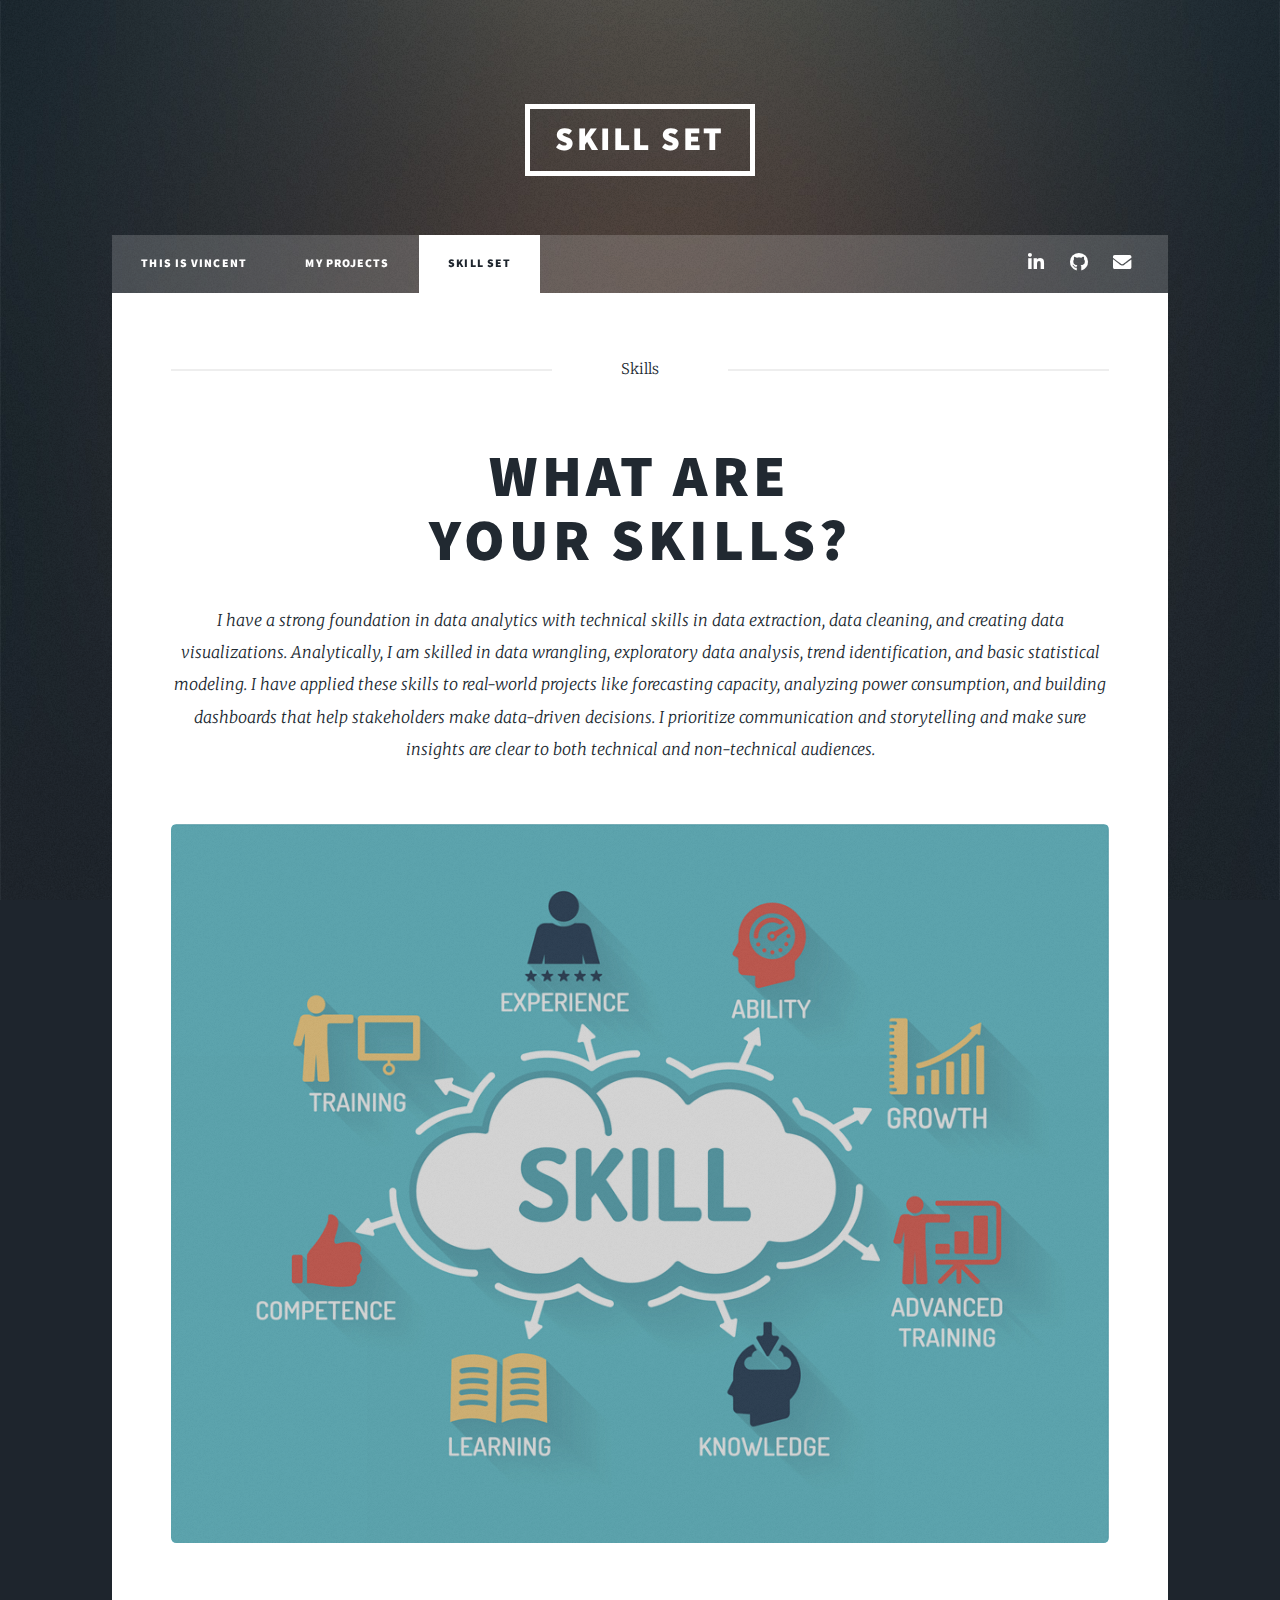
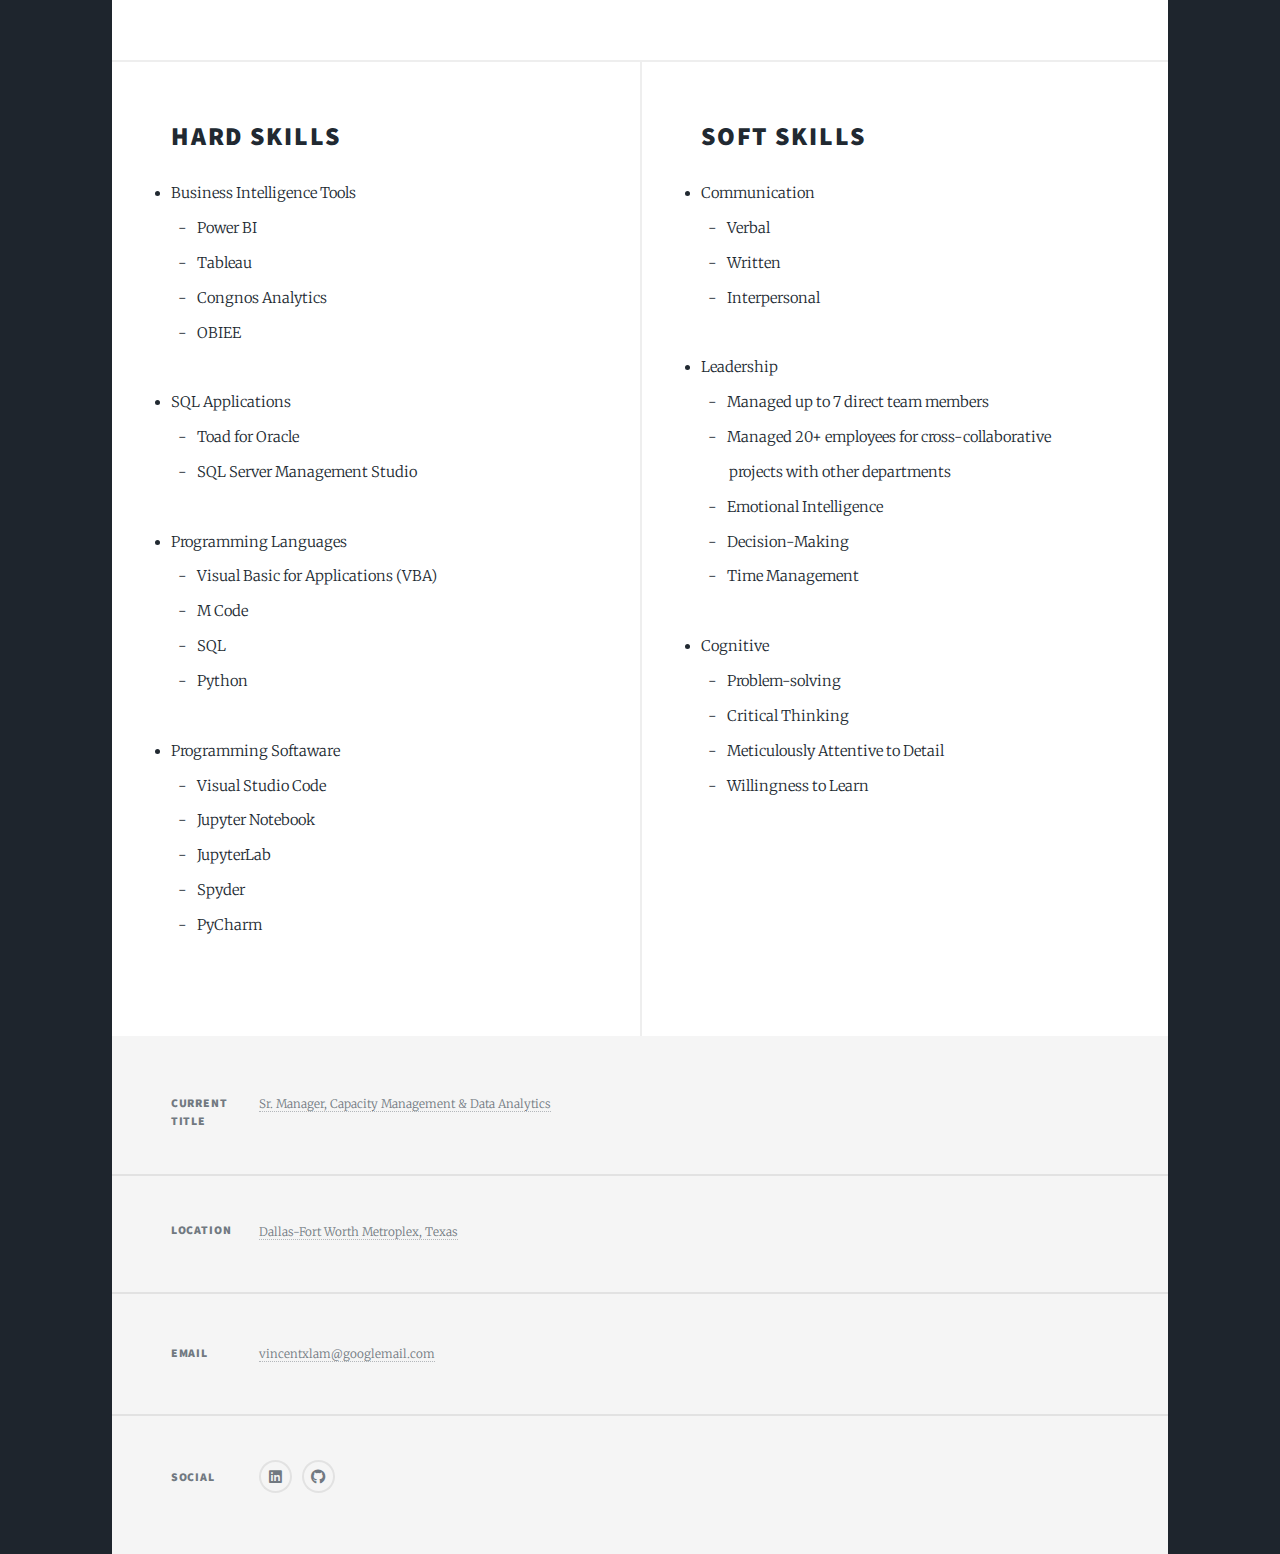
<file: skill-set.html>
<!DOCTYPE HTML>
<!--
	&nbsp; = Single space
	&ensp; = Double space
	&emsp;-  Quadruple space
-->
<html>
	<head>
		<title>Vincent Lam Portfolio - Skill Set</title>
		<meta charset="utf-8" />
		<meta name="viewport" content="width=device-width, initial-scale=1, user-scalable=no" />
		<link rel="stylesheet" href="assets/css/main.css" />
		<noscript><link rel="stylesheet" href="assets/css/noscript.css" /></noscript>
	</head>
	<body class="is-preload">

		<!-- Wrapper -->
			<div id="wrapper">

				<!-- Header -->
					<header id="header">
						<a href="#" class="logo">Skill Set</a>
					</header>

				<!-- Nav -->
					<nav id="nav">
						<ul class="links">
							<li><a href="index.html">This is Vincent</a></li>
							<li><a href="projects-page-1.html">My Projects</a></li>
							<li class="active"><a href="skill-set.html">Skill Set</a></li>
						</ul>
						<ul class="icons">
							<li><a href="https://www.linkedin.com/in/vincent-lam-35468997/" class="icon brands fa-linkedin-in" target="_blank"><span class="label">LinkedIn</span></a></li>
							<li><a href="https://github.com/vlam-00/Portfolio-Project" class="icon brands alt fa-github" target="_blank"><span class="label">GitHub</span></a></li>
							<li><a href="mailto:vincentxlam@googlemail.com" class="icon solid fa-envelope"><span class="label">Email</span></a></li>
						</ul>
					</nav>

				<!-- Main -->
					<div id="main">

						<!-- Post -->
							<section class="post">
								<header class="major">
									<span class="date">Skills</span>
									<h1>What are<br />
									Your Skills?</h1>
									<p>I have a strong foundation in data analytics with technical skills in data extraction, data cleaning, and creating data visualizations. Analytically, I am skilled in data wrangling, exploratory data analysis, trend identification, and basic statistical modeling. I have applied these skills to real-world projects like forecasting capacity, analyzing power consumption, and building dashboards that help stakeholders make data-driven decisions. I prioritize communication and storytelling and make sure insights are clear to both technical and non-technical audiences.<br /></p>
								</header>
								<!--
								<a href="projects-page-1.html" class="image main"><img src="images/skills image.png" alt="" /></a>
								-->
								<a style="cursor:default" class="image main"><img src="images/skills image.png" alt="" /></a>
							</section>

						<!-- Posts -->
							<section class="skills">
								<article>
									<header>
										<h2><a style="cursor:default">Hard Skills<br /></a></h2>
									</header>
									<li>Business Intelligence Tools</li>
										&ensp;- &ensp;Power BI<br/>
										&ensp;- &ensp;Tableau<br/>
										&ensp;- &ensp;Congnos Analytics<br/>
										&ensp;- &ensp;OBIEE<br/>
									<br/>
									<li>SQL Applications </li>
										&ensp;- &ensp;Toad for Oracle<br/>
										&ensp;- &ensp;SQL Server Management Studio<br/>
									<br/>
									<li>Programming Languages</li>
										&ensp;- &ensp;Visual Basic for Applications (VBA)<br/>
										&ensp;- &ensp;M Code<br/>
										&ensp;- &ensp;SQL<br/>
										&ensp;- &ensp;Python<br/>
									<br/>
									<li>Programming Softaware</li>
										&ensp;- &ensp;Visual Studio Code<br/>	
										&ensp;- &ensp;Jupyter Notebook<br/>
										&ensp;- &ensp;JupyterLab<br/>
										&ensp;- &ensp;Spyder<br/>
										&ensp;- &ensp;PyCharm<br/>
									<br/>
								<!--
								<li>Microsoft Applications</li>
									&emsp; Excel<br/>
									&emsp; PowerPoint<br/>
									&emsp; Word<br/>
									&emsp; Access<br/>
								<br/>
								-->
								</article>

								<article>
									<header>
										<h2><a style="cursor:default">Soft Skills<br /></a></h2>
									</header>
									<li>Communication</li>
										&ensp;- &ensp;Verbal<br/>
										&ensp;- &ensp;Written<br/>
										&ensp;- &ensp;Interpersonal<br/>
									<br/>
									<li>Leadership</li>
										&ensp;- &ensp;Managed up to 7 direct team members<br/>
										&ensp;- &ensp;Managed 20+ employees for cross-collaborative<br/>
										&ensp; &emsp; projects with other departments<br/>
										&ensp;- &ensp;Emotional Intelligence<br/>
										&ensp;- &ensp;Decision-Making<br/>
										&ensp;- &ensp;Time Management<br/>
									<br/>
									<li>Cognitive</li>
										&ensp;- &ensp;Problem-solving<br/>
										&ensp;- &ensp;Critical Thinking<br/>
										&ensp;- &ensp;Meticulously Attentive  to Detail<br/>
										&ensp;- &ensp;Willingness to Learn<br/>
									<br/>
								<!--
								<li>Microsoft Applications</li>
									&emsp;- &ensp; Excel<br/>
									&emsp;- &ensp; PowerPoint<br/>
									&emsp;- &ensp; Word<br/>
									&emsp;- &ensp; Access<br/>
								<br/>
								-->
								</article>
							</section>

					</div>

				<!-- Footer -->
					<footer id="footer">
						<!--
						<section>
							<form method="post" action="#">
								<div class="fields">
									<div class="field">
										<label for="name">Name</label>
										<input type="text" name="name" id="name" />
									</div>
									<div class="field">
										<label for="email">Email</label>
										<input type="text" name="email" id="email" />
									</div>
									<div class="field">
										<label for="message">Message</label>
										<textarea name="message" id="message" rows="3"></textarea>
									</div>
								</div>
								<ul class="actions">
									<li><input type="submit" value="Send Message" /></li>
								</ul>
							</form>
						</section>
						-->
						<section class="split contact">
							<section class="alt">
								<h3>Current Title</h3>
								<p><a style="cursor:default">Sr. Manager, Capacity Management & Data Analytics</a><br /></p>
							</section>
							<section class="alt">
								<h3>Location</h3>
								<p><a style="cursor:default">Dallas-Fort Worth Metroplex, Texas</a><br /></p>
							</section>
							<!--
							<section>
								<h3>Phone</h3>
								<p><a href="#">(214) 212-7337</a></p>
							</section>
							-->
							<section>
								<h3>Email</h3>
								<p><a href="mailto:vincentxlam@googlemail.com">vincentxlam@googlemail.com</a></p>
							</section>
							<section>
								<h3>Social</h3>
								<ul class="icons alt">
									<li><a href="https://www.linkedin.com/in/vincent-lam-35468997/" target="_blank" class="icon brands alt fa-linkedin"><span class="label">LinkedIn</span></a></li>
									<li><a href="https://github.com/vlam-00/Portfolio-Project" target="_blank" class="icon brands alt fa-github"><span class="label">GitHub</span></a></li>
									<!-- <li><a href="#" class="icon solid fa-envelope"><span class="label">Email</span></a></li> -->
								</ul>
							</section>
						</section>
					</footer>

				<!-- Copyright -->
					<!--
					<div id="copyright">
						<ul><li>&copy; Untitled</li><li>Design: <a href="https://html5up.net">HTML5 UP</a></li></ul>
					</div>
					-->

			</div>

		<!-- Scripts -->
			<script src="assets/js/jquery.min.js"></script>
			<script src="assets/js/jquery.scrollex.min.js"></script>
			<script src="assets/js/jquery.scrolly.min.js"></script>
			<script src="assets/js/browser.min.js"></script>
			<script src="assets/js/breakpoints.min.js"></script>
			<script src="assets/js/util.js"></script>
			<script src="assets/js/main.js"></script>

	</body>
</html>
</file>
<file: assets/css/main.css>
@import url(fontawesome-all.min.css);
@import url("https://fonts.googleapis.com/css?family=Merriweather:300,700,300italic,700italic|Source+Sans+Pro:900");

/*
	Massively by HTML5 UP
	html5up.net | @ajlkn
	Free for personal and commercial use under the CCA 3.0 license (html5up.net/license)
*/

html, body, div, span, applet, object,
iframe, h1, h2, h3, h4, h5, h6, p, blockquote,
pre, a, abbr, acronym, address, big, cite,
code, del, dfn, em, img, ins, kbd, q, s, samp,
small, strike, strong, sub, sup, tt, var, b,
u, i, center, dl, dt, dd, ol, ul, li, fieldset,
form, label, legend, table, caption, tbody,
tfoot, thead, tr, th, td, article, aside,
canvas, details, embed, figure, figcaption,
footer, header, hgroup, menu, nav, output, ruby,
section, summary, time, mark, audio, video {
	margin: 0;
	padding: 0;
	border: 0;
	font-size: 100%;
	font: inherit;
	vertical-align: baseline;}

article, aside, details, figcaption, figure,
footer, header, hgroup, menu, nav, section {
	display: block;}

body {
	line-height: 1;
}

ol, ul {
	list-style: none;
}

blockquote, q {
	quotes: none;
}

	blockquote:before, blockquote:after, q:before, q:after {
		content: '';
		content: none;
	}

table {
	border-collapse: collapse;
	border-spacing: 0;
}

body {
	-webkit-text-size-adjust: none;
}

mark {
	background-color: transparent;
	color: inherit;
}

input::-moz-focus-inner {
	border: 0;
	padding: 0;
}

input, select, textarea {
	-moz-appearance: none;
	-webkit-appearance: none;
	-ms-appearance: none;
	appearance: none;
}

/* Basic */

	@-ms-viewport {
		width: device-width;
	}

	body {
		-ms-overflow-style: scrollbar;
	}

	@media screen and (max-width: 480px) {

		html, body {
			min-width: 320px;
		}

	}

	html {
		box-sizing: border-box;
	}

	*, *:before, *:after {
		box-sizing: inherit;
	}

	body {
		background-color: #1e252d;
	}

		body.is-preload *, body.is-preload *:before, body.is-preload *:after {
			-moz-animation: none !important;
			-webkit-animation: none !important;
			-ms-animation: none !important;
			animation: none !important;
			-moz-transition: none !important;
			-webkit-transition: none !important;
			-ms-transition: none !important;
			transition: none !important;
		}

/* Type */

	html {
		font-size: 16pt;
	}

		@media screen and (max-width: 1680px) {

			html {
				font-size: 12pt;
			}

		}

		@media screen and (max-width: 1280px) {

			html {
				font-size: 11pt;
			}

		}

		@media screen and (max-width: 360px) {

			html {
				font-size: 10pt;
			}

		}

	body {
		color: #212931;
	}

	body, input, select, textarea {
		font-family: "Merriweather", Georgia, serif;
		font-weight: 300;
		font-size: 1rem;
		line-height: 2.375;
	}

	a {
		-moz-transition: color 0.2s ease-in-out, background-color 0.2s ease-in-out, border-color 0.2s ease-in-out, box-shadow 0.2s ease-in-out;
		-webkit-transition: color 0.2s ease-in-out, background-color 0.2s ease-in-out, border-color 0.2s ease-in-out, box-shadow 0.2s ease-in-out;
		-ms-transition: color 0.2s ease-in-out, background-color 0.2s ease-in-out, border-color 0.2s ease-in-out, box-shadow 0.2s ease-in-out;
		transition: color 0.2s ease-in-out, background-color 0.2s ease-in-out, border-color 0.2s ease-in-out, box-shadow 0.2s ease-in-out;
		border-bottom: dotted 1px;
		text-decoration: none;
	}

		a:hover {
			border-bottom-color: transparent;
		}

	strong, b {
		font-weight: 600;
	}

	em, i {
		font-style: italic;
	}

	p {
		text-align: justify;
		margin: 0 0 2rem 0;
	}

	h1, h2, h3, h4, h5, h6 {
		font-family: "Source Sans Pro", Helvetica, sans-serif;
		font-weight: 900;
		line-height: 1.5;
		letter-spacing: 0.075em;
		text-transform: uppercase;
		margin: 0 0 1rem 0;
	}

		h1 a, h2 a, h3 a, h4 a, h5 a, h6 a {
			border-bottom: 0;
			color: inherit;
			text-decoration: none;
		}

	h1 {
		font-size: 4rem;
		line-height: 1.1;
		margin: 0 0 2rem 0;
	}

	h2 {
		font-size: 1.75rem;
		line-height: 1.3;
		margin: 0 0 1.5rem 0;
	}

	h3 {
		font-size: 1.25rem;
		margin: 0 0 1.5rem 0;
	}

	h4 {
		font-size: 1rem;
	}

	h5 {
		font-size: 0.9rem;
	}

	h6 {
		font-size: 0.8rem;
	}

	sub {
		font-size: 0.8rem;
		position: relative;
		top: 0.5rem;
	}

	sup {
		font-size: 0.8rem;
		position: relative;
		top: -0.5rem;
	}

	blockquote {
		border-left: solid 4px;
		font-style: italic;
		margin: 0 0 2rem 0;
		padding: 0.5rem 0 0.5rem 2rem;
	}

	code {
		border: solid 2px;
		font-family: "Courier New", monospace;
		font-size: 0.9rem;
		margin: 0 0.25rem;
		padding: 0.25rem 0.65rem;
	}

	pre {
		-webkit-overflow-scrolling: touch;
		font-family: "Courier New", monospace;
		font-size: 0.9rem;
		margin: 0 0 2rem 0;
	}

		pre code {
			display: block;
			line-height: 1.75;
			padding: 1rem 1.5rem;
			overflow-x: auto;
		}

	hr {
		border: 0;
		border-bottom: solid 2px;
		margin: 3rem 0;
	}

		hr.major {
			margin: 5rem 0;
		}

	.align-left {
		text-align: left;
	}

	.align-center {
		text-align: center;
	}

	.align-right {
		text-align: right;
	}

	input, select, textarea {
		color: #212931;
	}

	a {
		color: #212931;
		border-bottom-color: rgba(33, 41, 49, 0.5);
	}

		a:hover {
			border-bottom-color: transparent;
			color: #18bfef !important;
		}

	strong, b {
		color: #212931;
	}

	h1, h2, h3, h4, h5, h6 {
		color: #212931;
	}

	blockquote {
		border-left-color: #eeeeee;
	}

	code {
		background: rgba(220, 220, 220, 0.25);
		border-color: #eeeeee;
	}

	hr {
		border-bottom-color: #eeeeee;
	}

/* Row */

	.row {
		display: flex;
		flex-wrap: wrap;
		box-sizing: border-box;
		align-items: stretch;
	}

		.row > * {
			box-sizing: border-box;
		}

		.row.gtr-uniform > * > :last-child {
			margin-bottom: 0;
		}

		.row.aln-left {
			justify-content: flex-start;
		}

		.row.aln-center {
			justify-content: center;
		}

		.row.aln-right {
			justify-content: flex-end;
		}

		.row.aln-top {
			align-items: flex-start;
		}

		.row.aln-middle {
			align-items: center;
		}

		.row.aln-bottom {
			align-items: flex-end;
		}

		.row > .imp {
			order: -1;
		}

		.row > .col-1 {
			width: 8.33333%;
		}

		.row > .off-1 {
			margin-left: 8.33333%;
		}

		.row > .col-2 {
			width: 16.66667%;
		}

		.row > .off-2 {
			margin-left: 16.66667%;
		}

		.row > .col-3 {
			width: 25%;
		}

		.row > .off-3 {
			margin-left: 25%;
		}

		.row > .col-4 {
			width: 33.33333%;
		}

		.row > .off-4 {
			margin-left: 33.33333%;
		}

		.row > .col-5 {
			width: 41.66667%;
		}

		.row > .off-5 {
			margin-left: 41.66667%;
		}

		.row > .col-6 {
			width: 50%;
		}

		.row > .off-6 {
			margin-left: 50%;
		}

		.row > .col-7 {
			width: 58.33333%;
		}

		.row > .off-7 {
			margin-left: 58.33333%;
		}

		.row > .col-8 {
			width: 66.66667%;
		}

		.row > .off-8 {
			margin-left: 66.66667%;
		}

		.row > .col-9 {
			width: 75%;
		}

		.row > .off-9 {
			margin-left: 75%;
		}

		.row > .col-10 {
			width: 83.33333%;
		}

		.row > .off-10 {
			margin-left: 83.33333%;
		}

		.row > .col-11 {
			width: 91.66667%;
		}

		.row > .off-11 {
			margin-left: 91.66667%;
		}

		.row > .col-12 {
			width: 100%;
		}

		.row > .off-12 {
			margin-left: 100%;
		}

		.row.gtr-0 {
			margin-top: 0;
			margin-left: 0rem;
		}

			.row.gtr-0 > * {
				padding: 0 0 0 0rem;
			}

			.row.gtr-0.gtr-uniform {
				margin-top: 0rem;
			}

				.row.gtr-0.gtr-uniform > * {
					padding-top: 0rem;
				}

		.row.gtr-25 {
			margin-top: 0;
			margin-left: -0.375rem;
		}

			.row.gtr-25 > * {
				padding: 0 0 0 0.375rem;
			}

			.row.gtr-25.gtr-uniform {
				margin-top: -0.375rem;
			}

				.row.gtr-25.gtr-uniform > * {
					padding-top: 0.375rem;
				}

		.row.gtr-50 {
			margin-top: 0;
			margin-left: -0.75rem;
		}

			.row.gtr-50 > * {
				padding: 0 0 0 0.75rem;
			}

			.row.gtr-50.gtr-uniform {
				margin-top: -0.75rem;
			}

				.row.gtr-50.gtr-uniform > * {
					padding-top: 0.75rem;
				}

		.row {
			margin-top: 0;
			margin-left: -1.5rem;
		}

			.row > * {
				padding: 0 0 0 1.5rem;
			}

			.row.gtr-uniform {
				margin-top: -1.5rem;
			}

				.row.gtr-uniform > * {
					padding-top: 1.5rem;
				}

		.row.gtr-150 {
			margin-top: 0;
			margin-left: -2.25rem;
		}

			.row.gtr-150 > * {
				padding: 0 0 0 2.25rem;
			}

			.row.gtr-150.gtr-uniform {
				margin-top: -2.25rem;
			}

				.row.gtr-150.gtr-uniform > * {
					padding-top: 2.25rem;
				}

		.row.gtr-200 {
			margin-top: 0;
			margin-left: -3rem;
		}

			.row.gtr-200 > * {
				padding: 0 0 0 3rem;
			}

			.row.gtr-200.gtr-uniform {
				margin-top: -3rem;
			}

				.row.gtr-200.gtr-uniform > * {
					padding-top: 3rem;
				}

		@media screen and (max-width: 1680px) {

			.row {
				display: flex;
				flex-wrap: wrap;
				box-sizing: border-box;
				align-items: stretch;
			}

				.row > * {
					box-sizing: border-box;
				}

				.row.gtr-uniform > * > :last-child {
					margin-bottom: 0;
				}

				.row.aln-left {
					justify-content: flex-start;
				}

				.row.aln-center {
					justify-content: center;
				}

				.row.aln-right {
					justify-content: flex-end;
				}

				.row.aln-top {
					align-items: flex-start;
				}

				.row.aln-middle {
					align-items: center;
				}

				.row.aln-bottom {
					align-items: flex-end;
				}

				.row > .imp-xlarge {
					order: -1;
				}

				.row > .col-1-xlarge {
					width: 8.33333%;
				}

				.row > .off-1-xlarge {
					margin-left: 8.33333%;
				}

				.row > .col-2-xlarge {
					width: 16.66667%;
				}

				.row > .off-2-xlarge {
					margin-left: 16.66667%;
				}

				.row > .col-3-xlarge {
					width: 25%;
				}

				.row > .off-3-xlarge {
					margin-left: 25%;
				}

				.row > .col-4-xlarge {
					width: 33.33333%;
				}

				.row > .off-4-xlarge {
					margin-left: 33.33333%;
				}

				.row > .col-5-xlarge {
					width: 41.66667%;
				}

				.row > .off-5-xlarge {
					margin-left: 41.66667%;
				}

				.row > .col-6-xlarge {
					width: 50%;
				}

				.row > .off-6-xlarge {
					margin-left: 50%;
				}

				.row > .col-7-xlarge {
					width: 58.33333%;
				}

				.row > .off-7-xlarge {
					margin-left: 58.33333%;
				}

				.row > .col-8-xlarge {
					width: 66.66667%;
				}

				.row > .off-8-xlarge {
					margin-left: 66.66667%;
				}

				.row > .col-9-xlarge {
					width: 75%;
				}

				.row > .off-9-xlarge {
					margin-left: 75%;
				}

				.row > .col-10-xlarge {
					width: 83.33333%;
				}

				.row > .off-10-xlarge {
					margin-left: 83.33333%;
				}

				.row > .col-11-xlarge {
					width: 91.66667%;
				}

				.row > .off-11-xlarge {
					margin-left: 91.66667%;
				}

				.row > .col-12-xlarge {
					width: 100%;
				}

				.row > .off-12-xlarge {
					margin-left: 100%;
				}

				.row.gtr-0 {
					margin-top: 0;
					margin-left: 0rem;
				}

					.row.gtr-0 > * {
						padding: 0 0 0 0rem;
					}

					.row.gtr-0.gtr-uniform {
						margin-top: 0rem;
					}

						.row.gtr-0.gtr-uniform > * {
							padding-top: 0rem;
						}

				.row.gtr-25 {
					margin-top: 0;
					margin-left: -0.375rem;
				}

					.row.gtr-25 > * {
						padding: 0 0 0 0.375rem;
					}

					.row.gtr-25.gtr-uniform {
						margin-top: -0.375rem;
					}

						.row.gtr-25.gtr-uniform > * {
							padding-top: 0.375rem;
						}

				.row.gtr-50 {
					margin-top: 0;
					margin-left: -0.75rem;
				}

					.row.gtr-50 > * {
						padding: 0 0 0 0.75rem;
					}

					.row.gtr-50.gtr-uniform {
						margin-top: -0.75rem;
					}

						.row.gtr-50.gtr-uniform > * {
							padding-top: 0.75rem;
						}

				.row {
					margin-top: 0;
					margin-left: -1.5rem;
				}

					.row > * {
						padding: 0 0 0 1.5rem;
					}

					.row.gtr-uniform {
						margin-top: -1.5rem;
					}

						.row.gtr-uniform > * {
							padding-top: 1.5rem;
						}

				.row.gtr-150 {
					margin-top: 0;
					margin-left: -2.25rem;
				}

					.row.gtr-150 > * {
						padding: 0 0 0 2.25rem;
					}

					.row.gtr-150.gtr-uniform {
						margin-top: -2.25rem;
					}

						.row.gtr-150.gtr-uniform > * {
							padding-top: 2.25rem;
						}

				.row.gtr-200 {
					margin-top: 0;
					margin-left: -3rem;
				}

					.row.gtr-200 > * {
						padding: 0 0 0 3rem;
					}

					.row.gtr-200.gtr-uniform {
						margin-top: -3rem;
					}

						.row.gtr-200.gtr-uniform > * {
							padding-top: 3rem;
						}

		}

		@media screen and (max-width: 1280px) {

			.row {
				display: flex;
				flex-wrap: wrap;
				box-sizing: border-box;
				align-items: stretch;
			}

				.row > * {
					box-sizing: border-box;
				}

				.row.gtr-uniform > * > :last-child {
					margin-bottom: 0;
				}

				.row.aln-left {
					justify-content: flex-start;
				}

				.row.aln-center {
					justify-content: center;
				}

				.row.aln-right {
					justify-content: flex-end;
				}

				.row.aln-top {
					align-items: flex-start;
				}

				.row.aln-middle {
					align-items: center;
				}

				.row.aln-bottom {
					align-items: flex-end;
				}

				.row > .imp-large {
					order: -1;
				}

				.row > .col-1-large {
					width: 8.33333%;
				}

				.row > .off-1-large {
					margin-left: 8.33333%;
				}

				.row > .col-2-large {
					width: 16.66667%;
				}

				.row > .off-2-large {
					margin-left: 16.66667%;
				}

				.row > .col-3-large {
					width: 25%;
				}

				.row > .off-3-large {
					margin-left: 25%;
				}

				.row > .col-4-large {
					width: 33.33333%;
				}

				.row > .off-4-large {
					margin-left: 33.33333%;
				}

				.row > .col-5-large {
					width: 41.66667%;
				}

				.row > .off-5-large {
					margin-left: 41.66667%;
				}

				.row > .col-6-large {
					width: 50%;
				}

				.row > .off-6-large {
					margin-left: 50%;
				}

				.row > .col-7-large {
					width: 58.33333%;
				}

				.row > .off-7-large {
					margin-left: 58.33333%;
				}

				.row > .col-8-large {
					width: 66.66667%;
				}

				.row > .off-8-large {
					margin-left: 66.66667%;
				}

				.row > .col-9-large {
					width: 75%;
				}

				.row > .off-9-large {
					margin-left: 75%;
				}

				.row > .col-10-large {
					width: 83.33333%;
				}

				.row > .off-10-large {
					margin-left: 83.33333%;
				}

				.row > .col-11-large {
					width: 91.66667%;
				}

				.row > .off-11-large {
					margin-left: 91.66667%;
				}

				.row > .col-12-large {
					width: 100%;
				}

				.row > .off-12-large {
					margin-left: 100%;
				}

				.row.gtr-0 {
					margin-top: 0;
					margin-left: 0rem;
				}

					.row.gtr-0 > * {
						padding: 0 0 0 0rem;
					}

					.row.gtr-0.gtr-uniform {
						margin-top: 0rem;
					}

						.row.gtr-0.gtr-uniform > * {
							padding-top: 0rem;
						}

				.row.gtr-25 {
					margin-top: 0;
					margin-left: -0.375rem;
				}

					.row.gtr-25 > * {
						padding: 0 0 0 0.375rem;
					}

					.row.gtr-25.gtr-uniform {
						margin-top: -0.375rem;
					}

						.row.gtr-25.gtr-uniform > * {
							padding-top: 0.375rem;
						}

				.row.gtr-50 {
					margin-top: 0;
					margin-left: -0.75rem;
				}

					.row.gtr-50 > * {
						padding: 0 0 0 0.75rem;
					}

					.row.gtr-50.gtr-uniform {
						margin-top: -0.75rem;
					}

						.row.gtr-50.gtr-uniform > * {
							padding-top: 0.75rem;
						}

				.row {
					margin-top: 0;
					margin-left: -1.5rem;
				}

					.row > * {
						padding: 0 0 0 1.5rem;
					}

					.row.gtr-uniform {
						margin-top: -1.5rem;
					}

						.row.gtr-uniform > * {
							padding-top: 1.5rem;
						}

				.row.gtr-150 {
					margin-top: 0;
					margin-left: -2.25rem;
				}

					.row.gtr-150 > * {
						padding: 0 0 0 2.25rem;
					}

					.row.gtr-150.gtr-uniform {
						margin-top: -2.25rem;
					}

						.row.gtr-150.gtr-uniform > * {
							padding-top: 2.25rem;
						}

				.row.gtr-200 {
					margin-top: 0;
					margin-left: -3rem;
				}

					.row.gtr-200 > * {
						padding: 0 0 0 3rem;
					}

					.row.gtr-200.gtr-uniform {
						margin-top: -3rem;
					}

						.row.gtr-200.gtr-uniform > * {
							padding-top: 3rem;
						}

		}

		@media screen and (max-width: 980px) {

			.row {
				display: flex;
				flex-wrap: wrap;
				box-sizing: border-box;
				align-items: stretch;
			}

				.row > * {
					box-sizing: border-box;
				}

				.row.gtr-uniform > * > :last-child {
					margin-bottom: 0;
				}

				.row.aln-left {
					justify-content: flex-start;
				}

				.row.aln-center {
					justify-content: center;
				}

				.row.aln-right {
					justify-content: flex-end;
				}

				.row.aln-top {
					align-items: flex-start;
				}

				.row.aln-middle {
					align-items: center;
				}

				.row.aln-bottom {
					align-items: flex-end;
				}

				.row > .imp-medium {
					order: -1;
				}

				.row > .col-1-medium {
					width: 8.33333%;
				}

				.row > .off-1-medium {
					margin-left: 8.33333%;
				}

				.row > .col-2-medium {
					width: 16.66667%;
				}

				.row > .off-2-medium {
					margin-left: 16.66667%;
				}

				.row > .col-3-medium {
					width: 25%;
				}

				.row > .off-3-medium {
					margin-left: 25%;
				}

				.row > .col-4-medium {
					width: 33.33333%;
				}

				.row > .off-4-medium {
					margin-left: 33.33333%;
				}

				.row > .col-5-medium {
					width: 41.66667%;
				}

				.row > .off-5-medium {
					margin-left: 41.66667%;
				}

				.row > .col-6-medium {
					width: 50%;
				}

				.row > .off-6-medium {
					margin-left: 50%;
				}

				.row > .col-7-medium {
					width: 58.33333%;
				}

				.row > .off-7-medium {
					margin-left: 58.33333%;
				}

				.row > .col-8-medium {
					width: 66.66667%;
				}

				.row > .off-8-medium {
					margin-left: 66.66667%;
				}

				.row > .col-9-medium {
					width: 75%;
				}

				.row > .off-9-medium {
					margin-left: 75%;
				}

				.row > .col-10-medium {
					width: 83.33333%;
				}

				.row > .off-10-medium {
					margin-left: 83.33333%;
				}

				.row > .col-11-medium {
					width: 91.66667%;
				}

				.row > .off-11-medium {
					margin-left: 91.66667%;
				}

				.row > .col-12-medium {
					width: 100%;
				}

				.row > .off-12-medium {
					margin-left: 100%;
				}

				.row.gtr-0 {
					margin-top: 0;
					margin-left: 0rem;
				}

					.row.gtr-0 > * {
						padding: 0 0 0 0rem;
					}

					.row.gtr-0.gtr-uniform {
						margin-top: 0rem;
					}

						.row.gtr-0.gtr-uniform > * {
							padding-top: 0rem;
						}

				.row.gtr-25 {
					margin-top: 0;
					margin-left: -0.375rem;
				}

					.row.gtr-25 > * {
						padding: 0 0 0 0.375rem;
					}

					.row.gtr-25.gtr-uniform {
						margin-top: -0.375rem;
					}

						.row.gtr-25.gtr-uniform > * {
							padding-top: 0.375rem;
						}

				.row.gtr-50 {
					margin-top: 0;
					margin-left: -0.75rem;
				}

					.row.gtr-50 > * {
						padding: 0 0 0 0.75rem;
					}

					.row.gtr-50.gtr-uniform {
						margin-top: -0.75rem;
					}

						.row.gtr-50.gtr-uniform > * {
							padding-top: 0.75rem;
						}

				.row {
					margin-top: 0;
					margin-left: -1.5rem;
				}

					.row > * {
						padding: 0 0 0 1.5rem;
					}

					.row.gtr-uniform {
						margin-top: -1.5rem;
					}

						.row.gtr-uniform > * {
							padding-top: 1.5rem;
						}

				.row.gtr-150 {
					margin-top: 0;
					margin-left: -2.25rem;
				}

					.row.gtr-150 > * {
						padding: 0 0 0 2.25rem;
					}

					.row.gtr-150.gtr-uniform {
						margin-top: -2.25rem;
					}

						.row.gtr-150.gtr-uniform > * {
							padding-top: 2.25rem;
						}

				.row.gtr-200 {
					margin-top: 0;
					margin-left: -3rem;
				}

					.row.gtr-200 > * {
						padding: 0 0 0 3rem;
					}

					.row.gtr-200.gtr-uniform {
						margin-top: -3rem;
					}

						.row.gtr-200.gtr-uniform > * {
							padding-top: 3rem;
						}

		}

		@media screen and (max-width: 736px) {

			.row {
				display: flex;
				flex-wrap: wrap;
				box-sizing: border-box;
				align-items: stretch;
			}

				.row > * {
					box-sizing: border-box;
				}

				.row.gtr-uniform > * > :last-child {
					margin-bottom: 0;
				}

				.row.aln-left {
					justify-content: flex-start;
				}

				.row.aln-center {
					justify-content: center;
				}

				.row.aln-right {
					justify-content: flex-end;
				}

				.row.aln-top {
					align-items: flex-start;
				}

				.row.aln-middle {
					align-items: center;
				}

				.row.aln-bottom {
					align-items: flex-end;
				}

				.row > .imp-small {
					order: -1;
				}

				.row > .col-1-small {
					width: 8.33333%;
				}

				.row > .off-1-small {
					margin-left: 8.33333%;
				}

				.row > .col-2-small {
					width: 16.66667%;
				}

				.row > .off-2-small {
					margin-left: 16.66667%;
				}

				.row > .col-3-small {
					width: 25%;
				}

				.row > .off-3-small {
					margin-left: 25%;
				}

				.row > .col-4-small {
					width: 33.33333%;
				}

				.row > .off-4-small {
					margin-left: 33.33333%;
				}

				.row > .col-5-small {
					width: 41.66667%;
				}

				.row > .off-5-small {
					margin-left: 41.66667%;
				}

				.row > .col-6-small {
					width: 50%;
				}

				.row > .off-6-small {
					margin-left: 50%;
				}

				.row > .col-7-small {
					width: 58.33333%;
				}

				.row > .off-7-small {
					margin-left: 58.33333%;
				}

				.row > .col-8-small {
					width: 66.66667%;
				}

				.row > .off-8-small {
					margin-left: 66.66667%;
				}

				.row > .col-9-small {
					width: 75%;
				}

				.row > .off-9-small {
					margin-left: 75%;
				}

				.row > .col-10-small {
					width: 83.33333%;
				}

				.row > .off-10-small {
					margin-left: 83.33333%;
				}

				.row > .col-11-small {
					width: 91.66667%;
				}

				.row > .off-11-small {
					margin-left: 91.66667%;
				}

				.row > .col-12-small {
					width: 100%;
				}

				.row > .off-12-small {
					margin-left: 100%;
				}

				.row.gtr-0 {
					margin-top: 0;
					margin-left: 0rem;
				}

					.row.gtr-0 > * {
						padding: 0 0 0 0rem;
					}

					.row.gtr-0.gtr-uniform {
						margin-top: 0rem;
					}

						.row.gtr-0.gtr-uniform > * {
							padding-top: 0rem;
						}

				.row.gtr-25 {
					margin-top: 0;
					margin-left: -0.375rem;
				}

					.row.gtr-25 > * {
						padding: 0 0 0 0.375rem;
					}

					.row.gtr-25.gtr-uniform {
						margin-top: -0.375rem;
					}

						.row.gtr-25.gtr-uniform > * {
							padding-top: 0.375rem;
						}

				.row.gtr-50 {
					margin-top: 0;
					margin-left: -0.75rem;
				}

					.row.gtr-50 > * {
						padding: 0 0 0 0.75rem;
					}

					.row.gtr-50.gtr-uniform {
						margin-top: -0.75rem;
					}

						.row.gtr-50.gtr-uniform > * {
							padding-top: 0.75rem;
						}

				.row {
					margin-top: 0;
					margin-left: -1.5rem;
				}

					.row > * {
						padding: 0 0 0 1.5rem;
					}

					.row.gtr-uniform {
						margin-top: -1.5rem;
					}

						.row.gtr-uniform > * {
							padding-top: 1.5rem;
						}

				.row.gtr-150 {
					margin-top: 0;
					margin-left: -2.25rem;
				}

					.row.gtr-150 > * {
						padding: 0 0 0 2.25rem;
					}

					.row.gtr-150.gtr-uniform {
						margin-top: -2.25rem;
					}

						.row.gtr-150.gtr-uniform > * {
							padding-top: 2.25rem;
						}

				.row.gtr-200 {
					margin-top: 0;
					margin-left: -3rem;
				}

					.row.gtr-200 > * {
						padding: 0 0 0 3rem;
					}

					.row.gtr-200.gtr-uniform {
						margin-top: -3rem;
					}

						.row.gtr-200.gtr-uniform > * {
							padding-top: 3rem;
						}

		}

		@media screen and (max-width: 480px) {

			.row {
				display: flex;
				flex-wrap: wrap;
				box-sizing: border-box;
				align-items: stretch;
			}

				.row > * {
					box-sizing: border-box;
				}

				.row.gtr-uniform > * > :last-child {
					margin-bottom: 0;
				}

				.row.aln-left {
					justify-content: flex-start;
				}

				.row.aln-center {
					justify-content: center;
				}

				.row.aln-right {
					justify-content: flex-end;
				}

				.row.aln-top {
					align-items: flex-start;
				}

				.row.aln-middle {
					align-items: center;
				}

				.row.aln-bottom {
					align-items: flex-end;
				}

				.row > .imp-xsmall {
					order: -1;
				}

				.row > .col-1-xsmall {
					width: 8.33333%;
				}

				.row > .off-1-xsmall {
					margin-left: 8.33333%;
				}

				.row > .col-2-xsmall {
					width: 16.66667%;
				}

				.row > .off-2-xsmall {
					margin-left: 16.66667%;
				}

				.row > .col-3-xsmall {
					width: 25%;
				}

				.row > .off-3-xsmall {
					margin-left: 25%;
				}

				.row > .col-4-xsmall {
					width: 33.33333%;
				}

				.row > .off-4-xsmall {
					margin-left: 33.33333%;
				}

				.row > .col-5-xsmall {
					width: 41.66667%;
				}

				.row > .off-5-xsmall {
					margin-left: 41.66667%;
				}

				.row > .col-6-xsmall {
					width: 50%;
				}

				.row > .off-6-xsmall {
					margin-left: 50%;
				}

				.row > .col-7-xsmall {
					width: 58.33333%;
				}

				.row > .off-7-xsmall {
					margin-left: 58.33333%;
				}

				.row > .col-8-xsmall {
					width: 66.66667%;
				}

				.row > .off-8-xsmall {
					margin-left: 66.66667%;
				}

				.row > .col-9-xsmall {
					width: 75%;
				}

				.row > .off-9-xsmall {
					margin-left: 75%;
				}

				.row > .col-10-xsmall {
					width: 83.33333%;
				}

				.row > .off-10-xsmall {
					margin-left: 83.33333%;
				}

				.row > .col-11-xsmall {
					width: 91.66667%;
				}

				.row > .off-11-xsmall {
					margin-left: 91.66667%;
				}

				.row > .col-12-xsmall {
					width: 100%;
				}

				.row > .off-12-xsmall {
					margin-left: 100%;
				}

				.row.gtr-0 {
					margin-top: 0;
					margin-left: 0rem;
				}

					.row.gtr-0 > * {
						padding: 0 0 0 0rem;
					}

					.row.gtr-0.gtr-uniform {
						margin-top: 0rem;
					}

						.row.gtr-0.gtr-uniform > * {
							padding-top: 0rem;
						}

				.row.gtr-25 {
					margin-top: 0;
					margin-left: -0.375rem;
				}

					.row.gtr-25 > * {
						padding: 0 0 0 0.375rem;
					}

					.row.gtr-25.gtr-uniform {
						margin-top: -0.375rem;
					}

						.row.gtr-25.gtr-uniform > * {
							padding-top: 0.375rem;
						}

				.row.gtr-50 {
					margin-top: 0;
					margin-left: -0.75rem;
				}

					.row.gtr-50 > * {
						padding: 0 0 0 0.75rem;
					}

					.row.gtr-50.gtr-uniform {
						margin-top: -0.75rem;
					}

						.row.gtr-50.gtr-uniform > * {
							padding-top: 0.75rem;
						}

				.row {
					margin-top: 0;
					margin-left: -1.5rem;
				}

					.row > * {
						padding: 0 0 0 1.5rem;
					}

					.row.gtr-uniform {
						margin-top: -1.5rem;
					}

						.row.gtr-uniform > * {
							padding-top: 1.5rem;
						}

				.row.gtr-150 {
					margin-top: 0;
					margin-left: -2.25rem;
				}

					.row.gtr-150 > * {
						padding: 0 0 0 2.25rem;
					}

					.row.gtr-150.gtr-uniform {
						margin-top: -2.25rem;
					}

						.row.gtr-150.gtr-uniform > * {
							padding-top: 2.25rem;
						}

				.row.gtr-200 {
					margin-top: 0;
					margin-left: -3rem;
				}

					.row.gtr-200 > * {
						padding: 0 0 0 3rem;
					}

					.row.gtr-200.gtr-uniform {
						margin-top: -3rem;
					}

						.row.gtr-200.gtr-uniform > * {
							padding-top: 3rem;
						}

		}

		@media screen and (max-width: 360px) {

			.row {
				display: flex;
				flex-wrap: wrap;
				box-sizing: border-box;
				align-items: stretch;
			}

				.row > * {
					box-sizing: border-box;
				}

				.row.gtr-uniform > * > :last-child {
					margin-bottom: 0;
				}

				.row.aln-left {
					justify-content: flex-start;
				}

				.row.aln-center {
					justify-content: center;
				}

				.row.aln-right {
					justify-content: flex-end;
				}

				.row.aln-top {
					align-items: flex-start;
				}

				.row.aln-middle {
					align-items: center;
				}

				.row.aln-bottom {
					align-items: flex-end;
				}

				.row > .imp-xxsmall {
					order: -1;
				}

				.row > .col-1-xxsmall {
					width: 8.33333%;
				}

				.row > .off-1-xxsmall {
					margin-left: 8.33333%;
				}

				.row > .col-2-xxsmall {
					width: 16.66667%;
				}

				.row > .off-2-xxsmall {
					margin-left: 16.66667%;
				}

				.row > .col-3-xxsmall {
					width: 25%;
				}

				.row > .off-3-xxsmall {
					margin-left: 25%;
				}

				.row > .col-4-xxsmall {
					width: 33.33333%;
				}

				.row > .off-4-xxsmall {
					margin-left: 33.33333%;
				}

				.row > .col-5-xxsmall {
					width: 41.66667%;
				}

				.row > .off-5-xxsmall {
					margin-left: 41.66667%;
				}

				.row > .col-6-xxsmall {
					width: 50%;
				}

				.row > .off-6-xxsmall {
					margin-left: 50%;
				}

				.row > .col-7-xxsmall {
					width: 58.33333%;
				}

				.row > .off-7-xxsmall {
					margin-left: 58.33333%;
				}

				.row > .col-8-xxsmall {
					width: 66.66667%;
				}

				.row > .off-8-xxsmall {
					margin-left: 66.66667%;
				}

				.row > .col-9-xxsmall {
					width: 75%;
				}

				.row > .off-9-xxsmall {
					margin-left: 75%;
				}

				.row > .col-10-xxsmall {
					width: 83.33333%;
				}

				.row > .off-10-xxsmall {
					margin-left: 83.33333%;
				}

				.row > .col-11-xxsmall {
					width: 91.66667%;
				}

				.row > .off-11-xxsmall {
					margin-left: 91.66667%;
				}

				.row > .col-12-xxsmall {
					width: 100%;
				}

				.row > .off-12-xxsmall {
					margin-left: 100%;
				}

				.row.gtr-0 {
					margin-top: 0;
					margin-left: 0rem;
				}

					.row.gtr-0 > * {
						padding: 0 0 0 0rem;
					}

					.row.gtr-0.gtr-uniform {
						margin-top: 0rem;
					}

						.row.gtr-0.gtr-uniform > * {
							padding-top: 0rem;
						}

				.row.gtr-25 {
					margin-top: 0;
					margin-left: -0.375rem;
				}

					.row.gtr-25 > * {
						padding: 0 0 0 0.375rem;
					}

					.row.gtr-25.gtr-uniform {
						margin-top: -0.375rem;
					}

						.row.gtr-25.gtr-uniform > * {
							padding-top: 0.375rem;
						}

				.row.gtr-50 {
					margin-top: 0;
					margin-left: -0.75rem;
				}

					.row.gtr-50 > * {
						padding: 0 0 0 0.75rem;
					}

					.row.gtr-50.gtr-uniform {
						margin-top: -0.75rem;
					}

						.row.gtr-50.gtr-uniform > * {
							padding-top: 0.75rem;
						}

				.row {
					margin-top: 0;
					margin-left: -1.5rem;
				}

					.row > * {
						padding: 0 0 0 1.5rem;
					}

					.row.gtr-uniform {
						margin-top: -1.5rem;
					}

						.row.gtr-uniform > * {
							padding-top: 1.5rem;
						}

				.row.gtr-150 {
					margin-top: 0;
					margin-left: -2.25rem;
				}

					.row.gtr-150 > * {
						padding: 0 0 0 2.25rem;
					}

					.row.gtr-150.gtr-uniform {
						margin-top: -2.25rem;
					}

						.row.gtr-150.gtr-uniform > * {
							padding-top: 2.25rem;
						}

				.row.gtr-200 {
					margin-top: 0;
					margin-left: -3rem;
				}

					.row.gtr-200 > * {
						padding: 0 0 0 3rem;
					}

					.row.gtr-200.gtr-uniform {
						margin-top: -3rem;
					}

						.row.gtr-200.gtr-uniform > * {
							padding-top: 3rem;
						}

		}

/* Box */

	.box {
		border: solid 2px;
		margin-bottom: 2rem;
		padding: 1.5rem;
	}

		.box > :last-child,
		.box > :last-child > :last-child,
		.box > :last-child > :last-child > :last-child {
			margin-bottom: 0;
		}

		.box.alt {
			border: 0;
			border-radius: 0;
			padding: 0;
		}

	.box {
		border-color: #eeeeee;
	}

/* Button */

	input[type="submit"],
	input[type="reset"],
	input[type="button"],
	button,
	.button {
		-moz-appearance: none;
		-webkit-appearance: none;
		-ms-appearance: none;
		appearance: none;
		-moz-transition: background-color 0.2s ease-in-out, box-shadow 0.2s ease-in-out, color 0.2s ease-in-out;
		-webkit-transition: background-color 0.2s ease-in-out, box-shadow 0.2s ease-in-out, color 0.2s ease-in-out;
		-ms-transition: background-color 0.2s ease-in-out, box-shadow 0.2s ease-in-out, color 0.2s ease-in-out;
		transition: background-color 0.2s ease-in-out, box-shadow 0.2s ease-in-out, color 0.2s ease-in-out;
		border: 0;
		border-radius: 0;
		cursor: pointer;
		display: inline-block;
		font-family: "Source Sans Pro", Helvetica, sans-serif;
		font-size: 0.8rem;
		font-weight: 900;
		letter-spacing: 0.075em;
		height: 3rem;
		line-height: 3rem;
		padding: 0 2rem;
		text-align: center;
		text-decoration: none;
		text-transform: uppercase;
		white-space: nowrap;
	}

		input[type="submit"].icon:before,
		input[type="reset"].icon:before,
		input[type="button"].icon:before,
		button.icon:before,
		.button.icon:before {
			margin-right: 0.5rem;
		}

		input[type="submit"].icon.solo,
		input[type="reset"].icon.solo,
		input[type="button"].icon.solo,
		button.icon.solo,
		.button.icon.solo {
			position: relative;
			width: 4rem;
			height: 4rem;
			line-height: 4rem;
			border-radius: 4rem;
			text-indent: 4rem;
			overflow: hidden;
			padding: 0;
			white-space: nowrap;
		}

			input[type="submit"].icon.solo:before,
			input[type="reset"].icon.solo:before,
			input[type="button"].icon.solo:before,
			button.icon.solo:before,
			.button.icon.solo:before {
				position: absolute;
				display: block;
				top: 0;
				left: 0;
				width: inherit;
				height: inherit;
				line-height: inherit;
				font-size: 1.25rem;
				margin-right: 0;
				text-align: center;
				text-indent: 0;
			}

		input[type="submit"].fit,
		input[type="reset"].fit,
		input[type="button"].fit,
		button.fit,
		.button.fit {
			width: 100%;
		}

		input[type="submit"].small,
		input[type="reset"].small,
		input[type="button"].small,
		button.small,
		.button.small {
			font-size: 0.7rem;
			height: 2.5rem;
			line-height: 2.5rem;
			padding: 0 1.5rem;
		}

		input[type="submit"].large,
		input[type="reset"].large,
		input[type="button"].large,
		button.large,
		.button.large {
			font-size: 0.9rem;
			height: 3.5rem;
			line-height: 3.5rem;
			padding: 0 2.75rem;
		}

		@media screen and (max-width: 980px) {

			input[type="submit"],
			input[type="reset"],
			input[type="button"],
			button,
			.button {
				font-size: 0.9rem;
				height: 3.25rem;
				line-height: 3.25rem;
			}

				input[type="submit"].large,
				input[type="reset"].large,
				input[type="button"].large,
				button.large,
				.button.large {
					font-size: 1rem;
					height: 3.75rem;
					line-height: 3.75rem;
				}

		}

		input[type="submit"].disabled, input[type="submit"]:disabled,
		input[type="reset"].disabled,
		input[type="reset"]:disabled,
		input[type="button"].disabled,
		input[type="button"]:disabled,
		button.disabled,
		button:disabled,
		.button.disabled,
		.button:disabled {
			pointer-events: none;
			opacity: 0.25;
		}

	input[type="submit"],
	input[type="reset"],
	input[type="button"],
	button,
	.button {
		background-color: transparent;
		box-shadow: inset 0 0 0 2px #212931;
		color: #212931 !important;
	}

		input[type="submit"]:hover,
		input[type="reset"]:hover,
		input[type="button"]:hover,
		button:hover,
		.button:hover {
			box-shadow: inset 0 0 0 2px #18bfef;
			color: #18bfef !important;
		}

		input[type="submit"].primary,
		input[type="reset"].primary,
		input[type="button"].primary,
		button.primary,
		.button.primary {
			background-color: #212931;
			box-shadow: none;
			color: #ffffff !important;
		}

			input[type="submit"].primary:hover,
			input[type="reset"].primary:hover,
			input[type="button"].primary:hover,
			button.primary:hover,
			.button.primary:hover {
				background-color: #18bfef;
			}

/* Form */

	form {
		margin: 0 0 2rem 0;
	}

		form > :last-child {
			margin-bottom: 0;
		}

		form > .fields {
			display: -moz-flex;
			display: -webkit-flex;
			display: -ms-flex;
			display: flex;
			-moz-flex-wrap: wrap;
			-webkit-flex-wrap: wrap;
			-ms-flex-wrap: wrap;
			flex-wrap: wrap;
			width: calc(100% + 3rem);
			margin: -1.5rem 0 2rem -1.5rem;
		}

			form > .fields > .field {
				-moz-flex-grow: 0;
				-webkit-flex-grow: 0;
				-ms-flex-grow: 0;
				flex-grow: 0;
				-moz-flex-shrink: 0;
				-webkit-flex-shrink: 0;
				-ms-flex-shrink: 0;
				flex-shrink: 0;
				padding: 1.5rem 0 0 1.5rem;
				width: calc(100% - 1.5rem);
			}

				form > .fields > .field.half {
					width: calc(50% - 0.75rem);
				}

				form > .fields > .field.third {
					width: calc(100%/3 - 0.5rem);
				}

				form > .fields > .field.quarter {
					width: calc(25% - 0.375rem);
				}

		@media screen and (max-width: 480px) {

			form > .fields {
				width: calc(100% + 3rem);
				margin: -1.5rem 0 2rem -1.5rem;
			}

				form > .fields > .field {
					padding: 1.5rem 0 0 1.5rem;
					width: calc(100% - 1.5rem);
				}

					form > .fields > .field.half {
						width: calc(100% - 1.5rem);
					}

					form > .fields > .field.third {
						width: calc(100% - 1.5rem);
					}

					form > .fields > .field.quarter {
						width: calc(100% - 1.5rem);
					}

		}

	label {
		display: block;
		font-family: "Source Sans Pro", Helvetica, sans-serif;
		font-weight: 900;
		line-height: 1.5;
		letter-spacing: 0.075em;
		font-size: 0.8rem;
		text-transform: uppercase;
		margin: 0 0 0.75rem 0;
	}

		@media screen and (max-width: 980px) {

			label {
				font-size: 0.9rem;
			}

		}

	input[type="text"],
	input[type="password"],
	input[type="email"],
	select,
	textarea {
		-moz-appearance: none;
		-webkit-appearance: none;
		-ms-appearance: none;
		appearance: none;
		background: transparent;
		border-radius: 0;
		border: solid 2px;
		color: inherit;
		display: block;
		outline: 0;
		padding: 0 1rem;
		text-decoration: none;
		width: 100%;
	}

		input[type="text"]:invalid,
		input[type="password"]:invalid,
		input[type="email"]:invalid,
		select:invalid,
		textarea:invalid {
			box-shadow: none;
		}

	select {
		background-size: 1.25rem;
		background-repeat: no-repeat;
		background-position: calc(100% - 1rem) center;
		height: 3rem;
		padding-right: 3rem;
		text-overflow: ellipsis;
	}

		select:focus::-ms-value {
			background-color: transparent;
		}

		select::-ms-expand {
			display: none;
		}

	input[type="text"],
	input[type="password"],
	input[type="email"],
	select {
		height: 3rem;
	}

	textarea {
		padding: 0.75rem 1rem;
	}

	input[type="checkbox"],
	input[type="radio"] {
		-moz-appearance: none;
		-webkit-appearance: none;
		-ms-appearance: none;
		appearance: none;
		display: block;
		float: left;
		margin-right: -2rem;
		opacity: 0;
		width: 1rem;
		z-index: -1;
	}

		input[type="checkbox"] + label,
		input[type="radio"] + label {
			text-decoration: none;
			cursor: pointer;
			display: inline-block;
			font-size: 1rem;
			letter-spacing: 0;
			font-family: "Merriweather", Georgia, serif;
			text-transform: none;
			font-weight: 300;
			padding-left: 2.8rem;
			padding-right: 1rem;
			position: relative;
		}

			input[type="checkbox"] + label:before,
			input[type="radio"] + label:before {
				-moz-osx-font-smoothing: grayscale;
				-webkit-font-smoothing: antialiased;
				display: inline-block;
				font-style: normal;
				font-variant: normal;
				text-rendering: auto;
				line-height: 1;
				text-transform: none !important;
				font-family: 'Font Awesome 5 Free';
				font-weight: 900;
			}

			input[type="checkbox"] + label:before,
			input[type="radio"] + label:before {
				border-radius: 0;
				border: solid 2px;
				content: '';
				display: inline-block;
				font-size: 0.8rem;
				height: 1.8rem;
				left: 0;
				line-height: 1.65rem;
				position: absolute;
				text-align: center;
				top: -0.125rem;
				width: 1.8rem;
			}

		input[type="checkbox"]:checked + label:before,
		input[type="radio"]:checked + label:before {
			content: '\f00c';
		}

	input[type="checkbox"] + label:before {
		border-radius: 0;
	}

	input[type="radio"] + label:before {
		border-radius: 100%;
	}

	::-webkit-input-placeholder {
		opacity: 1.0;
	}

	:-moz-placeholder {
		opacity: 1.0;
	}

	::-moz-placeholder {
		opacity: 1.0;
	}

	:-ms-input-placeholder {
		opacity: 1.0;
	}

	label {
		color: #212931;
	}

	input[type="text"],
	input[type="password"],
	input[type="email"],
	select,
	textarea {
		border-color: #eeeeee;
	}

		input[type="text"]:focus,
		input[type="password"]:focus,
		input[type="email"]:focus,
		select:focus,
		textarea:focus {
			border-color: #18bfef;
		}

	select {
		background-image: url("data:image/svg+xml;charset=utf8,%3Csvg xmlns='http://www.w3.org/2000/svg' width='40' height='40' preserveAspectRatio='none' viewBox='0 0 40 40'%3E%3Cpath d='M9.4,12.3l10.4,10.4l10.4-10.4c0.2-0.2,0.5-0.4,0.9-0.4c0.3,0,0.6,0.1,0.9,0.4l3.3,3.3c0.2,0.2,0.4,0.5,0.4,0.9 c0,0.4-0.1,0.6-0.4,0.9L20.7,31.9c-0.2,0.2-0.5,0.4-0.9,0.4c-0.3,0-0.6-0.1-0.9-0.4L4.3,17.3c-0.2-0.2-0.4-0.5-0.4-0.9 c0-0.4,0.1-0.6,0.4-0.9l3.3-3.3c0.2-0.2,0.5-0.4,0.9-0.4S9.1,12.1,9.4,12.3z' fill='%23eeeeee' /%3E%3C/svg%3E");
	}

		select option {
			background-color: #ffffff;
			color: #212931;
		}

	.select-wrapper:before {
		color: #eeeeee;
	}

	input[type="checkbox"] + label,
	input[type="radio"] + label {
		color: #212931;
	}

		input[type="checkbox"] + label:before,
		input[type="radio"] + label:before {
			border-color: #eeeeee;
		}

	input[type="checkbox"]:checked + label:before,
	input[type="radio"]:checked + label:before {
		background-color: #212931;
		border-color: #212931;
		color: #ffffff;
	}

	input[type="checkbox"]:focus + label:before,
	input[type="radio"]:focus + label:before {
		border-color: #18bfef;
	}

	::-webkit-input-placeholder {
		color: #909498 !important;
	}

	:-moz-placeholder {
		color: #909498 !important;
	}

	::-moz-placeholder {
		color: #909498 !important;
	}

	:-ms-input-placeholder {
		color: #909498 !important;
	}

	.formerize-placeholder {
		color: #909498 !important;
	}

/* Icon */

	.icon {
		text-decoration: none;
		border-bottom: none;
		position: relative;
	}

		.icon:before {
			-moz-osx-font-smoothing: grayscale;
			-webkit-font-smoothing: antialiased;
			display: inline-block;
			font-style: normal;
			font-variant: normal;
			text-rendering: auto;
			line-height: 1;
			text-transform: none !important;
			font-family: 'Font Awesome 5 Free';
			font-weight: 400;
		}

		.icon > .label {
			display: none;
		}

		.icon:before {
			line-height: inherit;
		}

		.icon.solid:before {
			font-weight: 900;
		}

		.icon.brands:before {
			font-family: 'Font Awesome 5 Brands';
		}

/* Image */

	.image {
		border-radius: 0.35em;
		border: 0;
		display: inline-block;
		position: relative;
	}

		.image:before {
			-moz-transition: opacity 0.2s ease-in-out;
			-webkit-transition: opacity 0.2s ease-in-out;
			-ms-transition: opacity 0.2s ease-in-out;
			transition: opacity 0.2s ease-in-out;
			background: url("images/overlay.png");
			border-radius: 0.35em;
			content: '';
			display: block;
			height: 100%;
			left: 0;
			opacity: 0.5;
			position: absolute;
			top: 0;
			width: 100%;
		}
/* 
		.image.thumb {
			text-align: center;
		}

			.image.thumb:after {
				-moz-transition: opacity 0.2s ease-in-out;
				-webkit-transition: opacity 0.2s ease-in-out;
				-ms-transition: opacity 0.2s ease-in-out;
				transition: opacity 0.2s ease-in-out;
				border-radius: 0.35em;
				border: solid 3px rgba(255, 255, 255, 0.5);
				color: #fff;
				content: 'View';
				display: inline-block;
				font-size: 0.8em;
				font-weight: 400;
				left: 50%;
				line-height: 2.25em;
				margin: -1.25em 0 0 -3em;
				opacity: 0;
				padding: 0 1.5em;
				position: absolute;
				text-align: center;
				text-decoration: none;
				top: 50%;
				white-space: nowrap;
			}

			.image.thumb:hover:after {
				opacity: 1.0;
			}

			.image.thumb:hover:before {
				background: url("images/overlay.png"), url("images/overlay.png");
				opacity: 1.0;
			}
*/

		.image img {
			display: block;
		}

		.image.left, .image.right {
			max-width: 40%;
		}

			.image.left img, .image.right img {
				width: 100%;
			}

		.image.left {
			float: left;
			margin: 0 2rem 2rem 0;
			top: 0.75rem;
		}

		.image.right {
			float: right;
			margin: 0 0 2rem 2rem;
			top: 0.75rem;
		}

		.image.fit {
			display: block;
			margin: 2.5rem 0;
			width: 100%;
		}

			.image.fit:first-child {
				margin-top: 0;
			}

			.image.fit img {
				width: 100%;
			}

		.image.main {
			display: block;
			margin: 4rem 0;
			width: 100%;
		}

			.image.main:first-child {
				margin-top: 0;
			}

			.image.main img {
				width: 100%;
			}

		@media screen and (max-width: 736px) {

			.image.fit {
				margin: 2rem 0;
			}

			.image.main {
				margin: 2rem 0;
			}

		}

	a.image {
		overflow: hidden;
	}

		a.image img {
			-moz-transition: -moz-transform 0.2s ease-out;
			-webkit-transition: -webkit-transform 0.2s ease-out;
			-ms-transition: -ms-transform 0.2s ease-out;
			transition: transform 0.2s ease-out;
		}

		a.image:hover img {
			-moz-transform: scale(1.05);
			-webkit-transform: scale(1.05);
			-ms-transform: scale(1.05);
			transform: scale(1.05);
		}

/* Actions */

	ul.actions {
		display: -moz-flex;
		display: -webkit-flex;
		display: -ms-flex;
		display: flex;
		cursor: default;
		list-style: none;
		margin-left: -1rem;
		padding-left: 0;
	}

		ul.actions li {
			padding: 0 0 0 1rem;
			vertical-align: middle;
		}

		ul.actions.special {
			-moz-justify-content: center;
			-webkit-justify-content: center;
			-ms-justify-content: center;
			justify-content: center;
			width: 100%;
			margin-left: 0;
		}

			ul.actions.special li:first-child {
				padding-left: 0;
			}

		ul.actions.stacked {
			-moz-flex-direction: column;
			-webkit-flex-direction: column;
			-ms-flex-direction: column;
			flex-direction: column;
			margin-left: 0;
		}

			ul.actions.stacked li {
				padding: 1.3rem 0 0 0;
			}

				ul.actions.stacked li:first-child {
					padding-top: 0;
				}

		ul.actions.fit {
			width: calc(100% + 1rem);
		}

			ul.actions.fit li {
				-moz-flex-grow: 1;
				-webkit-flex-grow: 1;
				-ms-flex-grow: 1;
				flex-grow: 1;
				-moz-flex-shrink: 1;
				-webkit-flex-shrink: 1;
				-ms-flex-shrink: 1;
				flex-shrink: 1;
				width: 100%;
			}

				ul.actions.fit li > * {
					width: 100%;
				}

			ul.actions.fit.stacked {
				width: 100%;
			}

		@media screen and (max-width: 480px) {

			ul.actions:not(.fixed) {
				-moz-flex-direction: column;
				-webkit-flex-direction: column;
				-ms-flex-direction: column;
				flex-direction: column;
				margin-left: 0;
				width: 100% !important;
			}

				ul.actions:not(.fixed) li {
					-moz-flex-grow: 1;
					-webkit-flex-grow: 1;
					-ms-flex-grow: 1;
					flex-grow: 1;
					-moz-flex-shrink: 1;
					-webkit-flex-shrink: 1;
					-ms-flex-shrink: 1;
					flex-shrink: 1;
					padding: 1rem 0 0 0;
					text-align: center;
					width: 100%;
				}

					ul.actions:not(.fixed) li > * {
						width: 100%;
					}

					ul.actions:not(.fixed) li:first-child {
						padding-top: 0;
					}

					ul.actions:not(.fixed) li input[type="submit"],
					ul.actions:not(.fixed) li input[type="reset"],
					ul.actions:not(.fixed) li input[type="button"],
					ul.actions:not(.fixed) li button,
					ul.actions:not(.fixed) li .button {
						width: 100%;
					}

						ul.actions:not(.fixed) li input[type="submit"].icon:before,
						ul.actions:not(.fixed) li input[type="reset"].icon:before,
						ul.actions:not(.fixed) li input[type="button"].icon:before,
						ul.actions:not(.fixed) li button.icon:before,
						ul.actions:not(.fixed) li .button.icon:before {
							margin-left: -0.5rem;
						}

		}

/* Icons */

	ul.icons {
		cursor: default;
		list-style: none;
		padding-left: 0;
	}

		ul.icons li {
			display: inline-block;
			padding: 0 0.5rem 0 0;
			vertical-align: middle;
		}

			ul.icons li:last-child {
				padding-right: 0;
			}

			ul.icons li .icon:before {
				width: 2.25rem;
				height: 2.25rem;
				line-height: 2.25rem;
				display: inline-block;
				text-align: center;
				border-radius: 100%;
				font-size: 1.25rem;
			}

		ul.icons.alt li .icon:before {
			-moz-transition: color 0.2s ease-in-out, background-color 0.2s ease-in-out, border-color 0.2s ease-in-out, box-shadow 0.2s ease-in-out;
			-webkit-transition: color 0.2s ease-in-out, background-color 0.2s ease-in-out, border-color 0.2s ease-in-out, box-shadow 0.2s ease-in-out;
			-ms-transition: color 0.2s ease-in-out, background-color 0.2s ease-in-out, border-color 0.2s ease-in-out, box-shadow 0.2s ease-in-out;
			transition: color 0.2s ease-in-out, background-color 0.2s ease-in-out, border-color 0.2s ease-in-out, box-shadow 0.2s ease-in-out;
			font-size: 1rem;
		}

/* List */

	ol {
		list-style: decimal;
		margin: 0 0 2rem 0;
		padding-left: 1.25rem;
	}

		ol li {
			padding-left: 0.25rem;
		}

	ul {
		list-style: disc;
		margin: 0 0 2rem 0;
		padding-left: 1rem;
	}

		ul li {
			padding-left: 0.5rem;
		}

		ul.divided {
			list-style: none;
			padding-left: 0;
		}

			ul.divided li {
				border-top: solid 1px;
				padding: 0.5rem 0;
			}

				ul.divided li:first-child {
					border-top: 0;
					padding-top: 0;
				}

	dl {
		margin: 0 0 2rem 0;
	}

		dl dt {
			display: block;
			font-weight: 600;
			margin: 0 0 1rem 0;
		}

		dl dd {
			margin-left: 2rem;
		}

	ul.divided li {
		border-top-color: #eeeeee;
	}

	ul.icons li a.icon:hover:before {
		color: #18bfef;
	}

	ul.icons.alt li .icon:before {
		box-shadow: inset 0 0 0 2px #eeeeee;
	}

	ul.icons.alt li a.icon:hover:before {
		box-shadow: inset 0 0 0 2px #18bfef;
	}

/* Section/Article */

	section.special, article.special {
		text-align: center;
	}

	header {
		cursor: default;
	}

		header > .date {
			display: block;
			font-size: 0.8rem;
			height: 1;
			margin: 0 0 1rem 0;
			position: relative;
		}

		header > p {
			font-style: italic;
		}

		header > h1 + p {
			font-size: 1.1rem;
			margin-top: -0.5rem;
			line-height: 2;
		}

		header > h2 + p {
			font-size: 1rem;
			margin-top: -0.75rem;
		}

		header > h3 + p {
			font-size: 0.9rem;
			margin-top: -0.75rem;
		}

		header > h4 + p {
			font-size: 0.8rem;
			margin-top: -0.75rem;
		}

		header.major {
			margin: 0 0 4rem 0;
			text-align: center;
		}

			header.major > :last-child {
				margin-bottom: 0;
			}

			header.major > p {
				margin-top: 0;
				text-align: center;
			}

			header.major > .date {
				font-size: 1rem;
				margin: 0 0 4rem 0;
			}

				header.major > .date:before, header.major > .date:after {
					content: '';
					display: block;
					position: absolute;
					top: 50%;
					width: calc(50% - 6rem);
					border-top: solid 2px;
				}

				header.major > .date:before {
					left: 0;
				}

				header.major > .date:after {
					right: 0;
				}

		@media screen and (max-width: 980px) {

			header br {
				display: none;
			}

		}

		@media screen and (max-width: 736px) {

			header.major {
				margin: 0 0 2rem 0;
			}

		}

	header.major .date:before, header.major .date:after {
		border-top-color: #eeeeee;
	}

/* Table */

	.table-wrapper {
		-webkit-overflow-scrolling: touch;
		overflow-x: auto;
	}

	table {
		margin: 0 0 2rem 0;
		width: 100%;
	}

		table tbody tr {
			border: solid 1px;
			border-left: 0;
			border-right: 0;
		}

		table td {
			padding: 0.75rem 0.75rem;
		}

		table th {
			font-family: "Source Sans Pro", Helvetica, sans-serif;
			font-size: 0.8rem;
			font-weight: 900;
			letter-spacing: 0.075em;
			line-height: 1.5;
			padding: 0 0.75rem 0.75rem 0.75rem;
			text-align: left;
			text-transform: uppercase;
		}

			@media screen and (max-width: 980px) {

				table th {
					font-size: 0.9rem;
				}

			}

		table thead {
			border-bottom: solid 2px;
		}

		table tfoot {
			border-top: solid 2px;
		}

		table.alt {
			border-collapse: separate;
		}

			table.alt tbody tr td {
				border: solid 1px;
				border-left-width: 0;
				border-top-width: 0;
			}

				table.alt tbody tr td:first-child {
					border-left-width: 1px;
				}

			table.alt tbody tr:first-child td {
				border-top-width: 1px;
			}

			table.alt thead {
				border-bottom: 0;
			}

			table.alt tfoot {
				border-top: 0;
			}

	table tbody tr {
		border-color: #eeeeee;
	}

		table tbody tr:nth-child(2n + 1) {
			background-color: rgba(220, 220, 220, 0.25);
		}

	table th {
		color: #212931;
	}

	table thead {
		border-bottom-color: #eeeeee;
	}

	table tfoot {
		border-top-color: #eeeeee;
	}

	table.alt tbody tr td {
		border-color: #eeeeee;
	}

/* Pagination */

	.pagination {
		display: -moz-inline-flex;
		display: -webkit-inline-flex;
		display: -ms-inline-flex;
		display: inline-flex;
		-moz-user-select: none;
		-webkit-user-select: none;
		-ms-user-select: none;
		user-select: none;
		cursor: default;
		list-style: none;
		margin: 0 0 2rem 2px;
		padding: 0;
	}

		.pagination a, .pagination span {
			-moz-transition: background-color 0.2s ease-in-out, border-color 0.2s ease-in-out, box-shadow 0.2s ease-in-out, color 0.2s ease-in-out;
			-webkit-transition: background-color 0.2s ease-in-out, border-color 0.2s ease-in-out, box-shadow 0.2s ease-in-out, color 0.2s ease-in-out;
			-ms-transition: background-color 0.2s ease-in-out, border-color 0.2s ease-in-out, box-shadow 0.2s ease-in-out, color 0.2s ease-in-out;
			transition: background-color 0.2s ease-in-out, border-color 0.2s ease-in-out, box-shadow 0.2s ease-in-out, color 0.2s ease-in-out;
			border: solid 2px;
			display: inline-block;
			font-family: "Source Sans Pro", Helvetica, sans-serif;
			font-size: 0.8rem;
			font-weight: 900;
			height: 3rem;
			letter-spacing: 0.075em;
			line-height: calc(3rem - 4px);
			margin-left: -2px;
			min-width: 3rem;
			position: relative;
			text-align: center;
			text-decoration: none;
			text-transform: uppercase;
		}

		.pagination .next, .pagination .previous {
			text-decoration: none;
			padding: 0 1.75rem;
		}

			.pagination .next:before, .pagination .previous:before {
				-moz-osx-font-smoothing: grayscale;
				-webkit-font-smoothing: antialiased;
				display: inline-block;
				font-style: normal;
				font-variant: normal;
				text-rendering: auto;
				line-height: 1;
				text-transform: none !important;
				font-family: 'Font Awesome 5 Free';
				font-weight: 900;
			}

			.pagination .next:before, .pagination .previous:before {
				display: inline-block;
				color: inherit !important;
				line-height: inherit;
			}

		.pagination .previous:before {
			content: '\f104';
			margin-right: 0.9375em;
		}

		.pagination .next:before {
			content: '\f105';
			float: right;
			margin-left: 0.9375em;
		}

		@media screen and (max-width: 980px) {

			.pagination a, .pagination span {
				font-size: 0.9rem;
			}

		}

		@media screen and (max-width: 480px) {

			.pagination .page, .pagination .extra {
				display: none;
			}

		}

	.pagination a, .pagination span {
		border-color: #eeeeee;
	}

	.pagination a {
		color: #212931 !important;
	}

		.pagination a:hover {
			color: #18bfef !important;
			border-color: #18bfef;
			z-index: 1;
		}

			.pagination a:hover + a,
			.pagination a:hover + span {
				border-left-color: #18bfef;
			}

		.pagination a.active {
			background-color: #eeeeee;
		}

	.pagination span {
		color: #eeeeee;
	}

/* Wrapper */

	#wrapper {
		-moz-transition: opacity 0.5s ease;
		-webkit-transition: opacity 0.5s ease;
		-ms-transition: opacity 0.5s ease;
		transition: opacity 0.5s ease;
		position: relative;
		z-index: 1;
		overflow: hidden;
	}

		#wrapper > .bg {
			position: absolute;
			top: 0;
			left: 0;
			width: 100%;
			height: 100%;
			background-color: #212931;
			background-image: url("../../images/overlay.png"), linear-gradient(0deg, rgba(0, 0, 0, 0.1), rgba(0, 0, 0, 0.1)), url("../../images/bg.jpg");
			background-size: auto,								auto,														100% auto;
			background-position: center,								center,														top center;
			background-repeat: repeat,								no-repeat,													no-repeat;
			background-attachment: scroll,								scroll,														scroll;
			z-index: -1;
		}

			#wrapper > .bg.fixed {
				position: fixed;
				width: 100vw;
				height: 100vh;
			}

		#wrapper.fade-in:before {
			pointer-events: none;
			-moz-transition: opacity 1s ease-in-out;
			-webkit-transition: opacity 1s ease-in-out;
			-ms-transition: opacity 1s ease-in-out;
			transition: opacity 1s ease-in-out;
			-moz-transition-delay: 0.75s;
			-webkit-transition-delay: 0.75s;
			-ms-transition-delay: 0.75s;
			transition-delay: 0.75s;
			background: #1e252d;
			content: '';
			display: block;
			height: 100%;
			left: 0;
			opacity: 0;
			position: fixed;
			top: 0;
			width: 100%;
		}

		body.is-preload #wrapper.fade-in:before {
			opacity: 1;
		}

		@media screen and (orientation: portrait) {

			#wrapper > .bg {
				background-size: auto,								auto,														auto 175%;
			}

		}

/* Intro */

	#intro {
		color: #ffffff;
		padding: 8rem 4rem 6rem 4rem ;
		-moz-align-items: center;
		-webkit-align-items: center;
		-ms-align-items: center;
		align-items: center;
		display: -moz-flex;
		display: -webkit-flex;
		display: -ms-flex;
		display: flex;
		-moz-flex-direction: column;
		-webkit-flex-direction: column;
		-ms-flex-direction: column;
		flex-direction: column;
		-moz-justify-content: -moz-flex-end;
		-webkit-justify-content: -webkit-flex-end;
		-ms-justify-content: -ms-flex-end;
		justify-content: flex-end;
		-moz-transition: opacity 1s ease, -moz-transform 1s ease;
		-webkit-transition: opacity 1s ease, -webkit-transform 1s ease;
		-ms-transition: opacity 1s ease, -ms-transform 1s ease;
		transition: opacity 1s ease, transform 1s ease;
		position: relative;
		cursor: default;
		text-align: center;
		z-index: 1;
		min-height: 100vh;
	}

		#intro input, #intro select, #intro textarea {
			color: #ffffff;
		}

		#intro a {
			color: #ffffff;
			border-bottom-color: rgba(255, 255, 255, 0.5);
		}

			#intro a:hover {
				border-bottom-color: transparent;
				color: #18bfef !important;
			}

		#intro strong, #intro b {
			color: #ffffff;
		}

		#intro h1, #intro h2, #intro h3, #intro h4, #intro h5, #intro h6 {
			color: #ffffff;
		}

		#intro blockquote {
			border-left-color: #ffffff;
		}

		#intro code {
			background: rgba(255, 255, 255, 0.075);
			border-color: #ffffff;
		}

		#intro hr {
			border-bottom-color: #ffffff;
		}

		#intro input[type="submit"],
		#intro input[type="reset"],
		#intro input[type="button"],
		#intro button,
		#intro .button {
			background-color: transparent;
			box-shadow: inset 0 0 0 2px #ffffff;
			color: #ffffff !important;
		}

			#intro input[type="submit"]:hover,
			#intro input[type="reset"]:hover,
			#intro input[type="button"]:hover,
			#intro button:hover,
			#intro .button:hover {
				box-shadow: inset 0 0 0 2px #18bfef;
				color: #18bfef !important;
			}

			#intro input[type="submit"].primary,
			#intro input[type="reset"].primary,
			#intro input[type="button"].primary,
			#intro button.primary,
			#intro .button.primary {
				background-color: #ffffff;
				box-shadow: none;
				color: #1e252d !important;
			}

				#intro input[type="submit"].primary:hover,
				#intro input[type="reset"].primary:hover,
				#intro input[type="button"].primary:hover,
				#intro button.primary:hover,
				#intro .button.primary:hover {
					background-color: #18bfef;
				}

		#intro h1 {
			font-size: 5rem;
			line-height: 1;
		}

		#intro p {
			font-size: 1.25rem;
			font-style: italic;
			margin-top: -0.25rem;
			text-align: center;
		}

		#intro + #header {
			margin-top: -20rem;
		}

			#intro + #header .logo {
				-moz-transform: translateY(2rem);
				-webkit-transform: translateY(2rem);
				-ms-transform: translateY(2rem);
				transform: translateY(2rem);
				opacity: 0;
				visibility: hidden;
			}

		#intro.hidden {
			pointer-events: none;
			-moz-transform: translateY(2rem);
			-webkit-transform: translateY(2rem);
			-ms-transform: translateY(2rem);
			transform: translateY(2rem);
			-moz-transition: opacity 0.5s ease, -moz-transform 0.5s ease, visibility 0.5s;
			-webkit-transition: opacity 0.5s ease, -webkit-transform 0.5s ease, visibility 0.5s;
			-ms-transition: opacity 0.5s ease, -ms-transform 0.5s ease, visibility 0.5s;
			transition: opacity 0.5s ease, transform 0.5s ease, visibility 0.5s;
			opacity: 0;
			visibility: hidden;
		}

			#intro.hidden + #header .logo {
				-moz-transform: translateY(0);
				-webkit-transform: translateY(0);
				-ms-transform: translateY(0);
				transform: translateY(0);
				opacity: 1;
				visibility: visible;
			}

		body.is-preload #intro {
			-moz-transform: translateY(2rem);
			-webkit-transform: translateY(2rem);
			-ms-transform: translateY(2rem);
			transform: translateY(2rem);
			opacity: 0;
		}

			body.is-preload #intro:not(.hidden) + #header + #nav {
				-moz-transform: translateY(4rem);
				-webkit-transform: translateY(4rem);
				-ms-transform: translateY(4rem);
				transform: translateY(4rem);
				opacity: 0;
			}

		@media screen and (max-width: 980px) {

			#intro {
				padding: 4rem 4rem 2rem 4rem ;
				min-height: 90vh;
			}

				#intro p br {
					display: none;
				}

				#intro + #header {
					margin-top: -14rem;
				}

		}

		@media screen and (max-width: 736px) {

			#intro {
				padding: 3rem 2rem 1rem 2rem ;
				min-height: 80vh;
			}

				#intro h1 {
					font-size: 3.25rem;
					line-height: 1.1;
					margin-bottom: 1rem;
				}

				#intro p {
					font-size: 1rem;
					margin-top: 0rem;
				}

				#intro .actions {
					display: none;
				}

		}

/* Header */

	#header {
		color: #ffffff;
		-moz-align-items: center;
		-webkit-align-items: center;
		-ms-align-items: center;
		align-items: center;
		display: -moz-flex;
		display: -webkit-flex;
		display: -ms-flex;
		display: flex;
		-moz-flex-direction: column;
		-webkit-flex-direction: column;
		-ms-flex-direction: column;
		flex-direction: column;
		-moz-justify-content: -moz-flex-end;
		-webkit-justify-content: -webkit-flex-end;
		-ms-justify-content: -ms-flex-end;
		justify-content: flex-end;
		pointer-events: none;
		-moz-user-select: none;
		-webkit-user-select: none;
		-ms-user-select: none;
		user-select: none;
		height: 20rem;
		padding-bottom: 8rem;
		position: relative;
		text-align: center;
		z-index: 2;
	}

		#header input, #header select, #header textarea {
			color: #ffffff;
		}

		#header a {
			color: #ffffff;
			border-bottom-color: rgba(255, 255, 255, 0.5);
		}

			#header a:hover {
				border-bottom-color: transparent;
				color: #18bfef !important;
			}

		#header strong, #header b {
			color: #ffffff;
		}

		#header h1, #header h2, #header h3, #header h4, #header h5, #header h6 {
			color: #ffffff;
		}

		#header blockquote {
			border-left-color: #ffffff;
		}

		#header code {
			background: rgba(255, 255, 255, 0.075);
			border-color: #ffffff;
		}

		#header hr {
			border-bottom-color: #ffffff;
		}

		#header .logo {
			-moz-transition: border-color 0.2s ease-in-out, color 0.2s ease-in-out, opacity 0.5s ease, -moz-transform 0.5s ease, visibility 0.5s;
			-webkit-transition: border-color 0.2s ease-in-out, color 0.2s ease-in-out, opacity 0.5s ease, -webkit-transform 0.5s ease, visibility 0.5s;
			-ms-transition: border-color 0.2s ease-in-out, color 0.2s ease-in-out, opacity 0.5s ease, -ms-transform 0.5s ease, visibility 0.5s;
			transition: border-color 0.2s ease-in-out, color 0.2s ease-in-out, opacity 0.5s ease, transform 0.5s ease, visibility 0.5s;
			pointer-events: auto;
			border-style: solid;
			border-color: #ffffff;
			border-width: 5px !important;
			font-family: "Source Sans Pro", Helvetica, sans-serif;
			font-size: 2.25rem;
			font-weight: 900;
			letter-spacing: 0.075em;
			line-height: 1;
			padding: 1rem 1.75rem;
			text-transform: uppercase;
			visibility: visible;
		}

			#header .logo:hover {
				border-color: #18bfef !important;
				color: #18bfef !important;
			}

		@media screen and (max-width: 980px) {

			#header {
				height: 14rem;
				padding-bottom: 4rem;
			}

		}

		@media screen and (max-width: 736px) {

			#header {
				padding-bottom: 3rem;
			}

				#header .logo {
					font-size: 1.75rem;
					border-width: 3px !important;
				}

		}

/* Nav */

	#nav {
		color: #ffffff;
		display: -moz-flex;
		display: -webkit-flex;
		display: -ms-flex;
		display: flex;
		-moz-transition: -moz-transform 1s ease, opacity 1s ease;
		-webkit-transition: -webkit-transform 1s ease, opacity 1s ease;
		-ms-transition: -ms-transform 1s ease, opacity 1s ease;
		transition: transform 1s ease, opacity 1s ease;
		background: rgba(255, 255, 255, 0.175);
		height: 4rem;
		line-height: 4rem;
		margin: -4rem auto 0 auto;
		overflow: hidden;
		padding: 0 2rem 0 0;
		position: relative;
		width: calc(100% - 4rem);
		max-width: 72rem;
		z-index: 2;
	}

		#nav ul.divided li {
			border-top-color: #ffffff;
		}

		#nav ul.icons li a.icon:hover:before {
			color: #18bfef;
		}

		#nav ul.icons.alt li .icon:before {
			box-shadow: inset 0 0 0 2px #ffffff;
		}

		#nav ul.icons.alt li a.icon:hover:before {
			box-shadow: inset 0 0 0 2px #18bfef;
		}

		#nav input, #nav select, #nav textarea {
			color: #ffffff;
		}

		#nav a {
			color: #ffffff;
			border-bottom-color: rgba(255, 255, 255, 0.5);
		}

			#nav a:hover {
				border-bottom-color: transparent;
				color: #18bfef !important;
			}

		#nav strong, #nav b {
			color: #ffffff;
		}

		#nav h1, #nav h2, #nav h3, #nav h4, #nav h5, #nav h6 {
			color: #ffffff;
		}

		#nav blockquote {
			border-left-color: #ffffff;
		}

		#nav code {
			background: rgba(255, 255, 255, 0.075);
			border-color: #ffffff;
		}

		#nav hr {
			border-bottom-color: #ffffff;
		}

		#nav ul.links {
			display: -moz-flex;
			display: -webkit-flex;
			display: -ms-flex;
			display: flex;
			-moz-flex-grow: 1;
			-webkit-flex-grow: 1;
			-ms-flex-grow: 1;
			flex-grow: 1;
			-moz-flex-shrink: 1;
			-webkit-flex-shrink: 1;
			-ms-flex-shrink: 1;
			flex-shrink: 1;
			font-family: "Source Sans Pro", Helvetica, sans-serif;
			font-weight: 900;
			letter-spacing: 0.075em;
			list-style: none;
			margin-bottom: 0;
			padding-left: 0;
			text-transform: uppercase;
		}

			#nav ul.links li {
				display: block;
				padding-left: 0;
			}

				#nav ul.links li a {
					-moz-transition: background-color 0.2s ease-in-out, color 0.2s ease-in-out;
					-webkit-transition: background-color 0.2s ease-in-out, color 0.2s ease-in-out;
					-ms-transition: background-color 0.2s ease-in-out, color 0.2s ease-in-out;
					transition: background-color 0.2s ease-in-out, color 0.2s ease-in-out;
					display: block;
					font-size: 0.8rem;
					outline: none;
					padding: 0 2rem;
				}

					#nav ul.links li a:hover {
						color: inherit !important;
						background-color: rgba(255, 255, 255, 0.1);
					}

				#nav ul.links li.active {
					background-color: #ffffff;
				}

					#nav ul.links li.active a {
						color: #1e252d;
					}

						#nav ul.links li.active a:hover {
							color: #18bfef !important;
						}

		#nav ul.icons {
			-moz-flex-grow: 0;
			-webkit-flex-grow: 0;
			-ms-flex-grow: 0;
			flex-grow: 0;
			-moz-flex-shrink: 0;
			-webkit-flex-shrink: 0;
			-ms-flex-shrink: 0;
			flex-shrink: 0;
			margin-bottom: 0;
		}

		@media screen and (max-width: 980px) {

			#nav {
				display: none;
			}

		}

/* Main */

	#main {
		background-color: #ffffff;
		position: relative;
		margin: 0 auto;
		width: calc(100% - 4rem);
		max-width: 72rem;
		z-index: 2;
	}

		#main > * {
			padding: 4rem 4rem 2rem 4rem ;
			border-top: solid 2px #eeeeee;
			margin: 0;
		}

			#main > *:first-child {
				border-top: 0;
			}

		#main > footer {
			text-align: center;
		}

		#main > .post {
			padding: 8rem 8rem 6rem 8rem ;
		}

			#main > .post header.major > .date {
				margin-top: -2rem;
			}

			#main > .post header.major > h1, #main > .post header.major h2 {
				font-size: 4rem;
				line-height: 1.1;
				margin: 0 0 2rem 0;
			}

			#main > .post.featured {
				text-align: center;
			}

			@media screen and (max-width: 1280px) {

				#main > .post {
					padding: 6rem 4rem 4rem 4rem ;
				}

			}

			@media screen and (max-width: 736px) {

				#main > .post {
					padding: 4rem 2rem 2rem 2rem ;
				}

					#main > .post header.major > .date {
						margin-top: -1rem;
						margin-bottom: 2rem;
					}

					#main > .post header.major > h1, #main > .post header.major h2 {
						font-size: 2.5rem;
						line-height: 1.2;
						margin: 0 0 1.5rem 0;
					}

			}

		#main > .skills {
			display: -moz-flex;
			display: -webkit-flex;
			display: -ms-flex;
			display: flex;
			-moz-flex-wrap: wrap;
			-webkit-flex-wrap: wrap;
			-ms-flex-wrap: wrap;
			flex-wrap: wrap;
			-moz-align-items: -moz-stretch;
			-webkit-align-items: -webkit-stretch;
			-ms-align-items: -ms-stretch;
			align-items: stretch;
			text-align: left;
			width: 100%;
			padding: 0;
		}

			#main > .skills > * {
				-moz-flex-shrink: 1;
				-webkit-flex-shrink: 1;
				-ms-flex-shrink: 1;
				flex-shrink: 1;
				-moz-flex-grow: 0;
				-webkit-flex-grow: 0;
				-ms-flex-grow: 0;
				flex-grow: 0;
			}

			#main > .skills > * {
				width: 50%;
			}

			#main > .skills > * {
				padding: 4rem;
				width: 50%;
			}

			#main > .skills > article {
				border-color: #eeeeee;
				border-left-width: 2px;
				border-style: solid;
				border-top-width: 2px;
				text-align: left;
			}

				#main > .skills > article > :last-child {
					margin-bottom: 0;
				}

				#main > .skills > article:nth-child(2n - 1) {
					border-left-width: 0;
				}

				#main > .skills > article:nth-child(-n + 2) {
					border-top-width: 0;
				}

			@media screen and (max-width: 980px) {

				#main > .skills > * {
					width: 50%;
				}

				#main > .skills > * {
					padding: 2.5rem;
					width: 50%;
				}

			}

			@media screen and (max-width: 736px) {

				#main > .skills > * {
					width: 100%;
				}

				#main > .skills > * {
					padding: 2rem;
					width: 100%;
				}

				#main > .skills > article:nth-child(2n - 1) {
					border-left-width: 2px;
				}

				#main > .skills > article:nth-child(-n + 2) {
					border-top-width: 2px;
				}

				#main > .posskillsts > article:nth-child(n) {
					border-left-width: 0;
				}

				#main > .skills > article:nth-child(-n + 1) {
					border-top-width: 0;
				}

				#main > .skills > article .image {
					max-width: 25rem;
					margin-left: auto;
					margin-right: auto;
				}

			}

		#main > .posts {
			display: -moz-flex;
			display: -webkit-flex;
			display: -ms-flex;
			display: flex;
			-moz-flex-wrap: wrap;
			-webkit-flex-wrap: wrap;
			-ms-flex-wrap: wrap;
			flex-wrap: wrap;
			-moz-align-items: -moz-stretch;
			-webkit-align-items: -webkit-stretch;
			-ms-align-items: -ms-stretch;
			align-items: stretch;
			text-align: center;
			width: 100%;
			padding: 0;
		}

			#main > .posts > * {
				-moz-flex-shrink: 1;
				-webkit-flex-shrink: 1;
				-ms-flex-shrink: 1;
				flex-shrink: 1;
				-moz-flex-grow: 0;
				-webkit-flex-grow: 0;
				-ms-flex-grow: 0;
				flex-grow: 0;
			}

			#main > .posts > * {
				width: 50%;
			}

			#main > .posts > * {
				padding: 4rem;
				width: 50%;
			}

			#main > .posts > article {
				border-color: #eeeeee;
				border-left-width: 2px;
				border-style: solid;
				border-top-width: 2px;
				text-align: center;
			}

				#main > .posts > article > :last-child {
					margin-bottom: 0;
				}

				#main > .posts > article:nth-child(2n - 1) {
					border-left-width: 0;
				}

				#main > .posts > article:nth-child(-n + 2) {
					border-top-width: 0;
				}

			@media screen and (max-width: 980px) {

				#main > .posts > * {
					width: 50%;
				}

				#main > .posts > * {
					padding: 2.5rem;
					width: 50%;
				}

			}

			@media screen and (max-width: 736px) {

				#main > .posts > * {
					width: 100%;
				}

				#main > .posts > * {
					padding: 2rem;
					width: 100%;
				}

				#main > .posts > article:nth-child(2n - 1) {
					border-left-width: 2px;
				}

				#main > .posts > article:nth-child(-n + 2) {
					border-top-width: 2px;
				}

				#main > .posts > article:nth-child(n) {
					border-left-width: 0;
				}

				#main > .posts > article:nth-child(-n + 1) {
					border-top-width: 0;
				}

				#main > .posts > article .image {
					max-width: 25rem;
					margin-left: auto;
					margin-right: auto;
				}

			}

		@media screen and (max-width: 736px) {

			#main > * {
				padding: 2rem 2rem 0.1rem 2rem ;
			}

		}

		@media screen and (max-width: 480px) {

			#main {
				width: 100%;
			}

		}

/* Footer */

	#footer {
		color: #717981;
		display: -moz-flex;
		display: -webkit-flex;
		display: -ms-flex;
		display: flex;
		background-color: #f5f5f5;
		color: #909498;
		cursor: default;
		position: relative;
		margin: 0 auto;
		width: calc(100% - 4rem);
		max-width: 72rem;
		z-index: 2;
	}

		#footer input, #footer select, #footer textarea {
			color: #717981;
		}

		#footer a {
			color: #717981;
			border-bottom-color: rgba(113, 121, 129, 0.5);
		}

			#footer a:hover {
				border-bottom-color: transparent;
				color: #18bfef !important;
			}

		#footer strong, #footer b {
			color: #717981;
		}

		#footer h1, #footer h2, #footer h3, #footer h4, #footer h5, #footer h6 {
			color: #717981;
		}

		#footer blockquote {
			border-left-color: #e2e2e2;
		}

		#footer code {
			background: rgba(220, 220, 220, 0.5);
			border-color: #e2e2e2;
		}

		#footer hr {
			border-bottom-color: #e2e2e2;
		}

		#footer .box {
			border-color: #e2e2e2;
		}

		#footer input[type="submit"],
		#footer input[type="reset"],
		#footer input[type="button"],
		#footer button,
		#footer .button {
			background-color: transparent;
			box-shadow: inset 0 0 0 2px #717981;
			color: #717981 !important;
		}

			#footer input[type="submit"]:hover,
			#footer input[type="reset"]:hover,
			#footer input[type="button"]:hover,
			#footer button:hover,
			#footer .button:hover {
				box-shadow: inset 0 0 0 2px #18bfef;
				color: #18bfef !important;
			}

			#footer input[type="submit"].primary,
			#footer input[type="reset"].primary,
			#footer input[type="button"].primary,
			#footer button.primary,
			#footer .button.primary {
				background-color: #717981;
				box-shadow: none;
				color: #f5f5f5 !important;
			}

				#footer input[type="submit"].primary:hover,
				#footer input[type="reset"].primary:hover,
				#footer input[type="button"].primary:hover,
				#footer button.primary:hover,
				#footer .button.primary:hover {
					background-color: #18bfef;
				}

		#footer label {
			color: #717981;
		}

		#footer input[type="text"],
		#footer input[type="password"],
		#footer input[type="email"],
		#footer select,
		#footer textarea {
			border-color: #e2e2e2;
		}

			#footer input[type="text"]:focus,
			#footer input[type="password"]:focus,
			#footer input[type="email"]:focus,
			#footer select:focus,
			#footer textarea:focus {
				border-color: #18bfef;
			}

		#footer select {
			background-image: url("data:image/svg+xml;charset=utf8,%3Csvg xmlns='http://www.w3.org/2000/svg' width='40' height='40' preserveAspectRatio='none' viewBox='0 0 40 40'%3E%3Cpath d='M9.4,12.3l10.4,10.4l10.4-10.4c0.2-0.2,0.5-0.4,0.9-0.4c0.3,0,0.6,0.1,0.9,0.4l3.3,3.3c0.2,0.2,0.4,0.5,0.4,0.9 c0,0.4-0.1,0.6-0.4,0.9L20.7,31.9c-0.2,0.2-0.5,0.4-0.9,0.4c-0.3,0-0.6-0.1-0.9-0.4L4.3,17.3c-0.2-0.2-0.4-0.5-0.4-0.9 c0-0.4,0.1-0.6,0.4-0.9l3.3-3.3c0.2-0.2,0.5-0.4,0.9-0.4S9.1,12.1,9.4,12.3z' fill='%23e2e2e2' /%3E%3C/svg%3E");
		}

			#footer select option {
				background-color: #f5f5f5;
				color: #717981;
			}

		#footer .select-wrapper:before {
			color: #e2e2e2;
		}

		#footer input[type="checkbox"] + label,
		#footer input[type="radio"] + label {
			color: #717981;
		}

			#footer input[type="checkbox"] + label:before,
			#footer input[type="radio"] + label:before {
				border-color: #e2e2e2;
			}

		#footer input[type="checkbox"]:checked + label:before,
		#footer input[type="radio"]:checked + label:before {
			background-color: #717981;
			border-color: #717981;
			color: #f5f5f5;
		}

		#footer input[type="checkbox"]:focus + label:before,
		#footer input[type="radio"]:focus + label:before {
			border-color: #18bfef;
		}

		#footer ::-webkit-input-placeholder {
			color: #b3b7bb !important;
		}

		#footer :-moz-placeholder {
			color: #b3b7bb !important;
		}

		#footer ::-moz-placeholder {
			color: #b3b7bb !important;
		}

		#footer :-ms-input-placeholder {
			color: #b3b7bb !important;
		}

		#footer .formerize-placeholder {
			color: #b3b7bb !important;
		}

		#footer ul.divided li {
			border-top-color: #e2e2e2;
		}

		#footer ul.icons li a.icon:hover:before {
			color: #18bfef;
		}

		#footer ul.icons.alt li .icon:before {
			box-shadow: inset 0 0 0 2px #e2e2e2;
		}

		#footer ul.icons.alt li a.icon:hover:before {
			box-shadow: inset 0 0 0 2px #18bfef;
		}

		#footer header.major .date:before, #footer header.major .date:after {
			border-top-color: #e2e2e2;
		}

		#footer table tbody tr {
			border-color: #e2e2e2;
		}

			#footer table tbody tr:nth-child(2n + 1) {
				background-color: rgba(220, 220, 220, 0.5);
			}

		#footer table th {
			color: #717981;
		}

		#footer table thead {
			border-bottom-color: #e2e2e2;
		}

		#footer table tfoot {
			border-top-color: #e2e2e2;
		}

		#footer table.alt tbody tr td {
			border-color: #e2e2e2;
		}

		#footer .pagination a, #footer .pagination span {
			border-color: #e2e2e2;
		}

		#footer .pagination a {
			color: #717981 !important;
		}

			#footer .pagination a:hover {
				color: #18bfef !important;
				border-color: #18bfef;
				z-index: 1;
			}

				#footer .pagination a:hover + a,
				#footer .pagination a:hover + span {
					border-left-color: #18bfef;
				}

			#footer .pagination a.active {
				background-color: #e2e2e2;
			}

		#footer .pagination span {
			color: #e2e2e2;
		}

		#footer > section {
			-moz-flex-basis: 50%;
			-webkit-flex-basis: 50%;
			-ms-flex-basis: 50%;
			flex-basis: 50%;
			-moz-flex-grow: 1;
			-webkit-flex-grow: 1;
			-ms-flex-grow: 1;
			flex-grow: 1;
			-moz-flex-shrink: 1;
			-webkit-flex-shrink: 1;
			-ms-flex-shrink: 1;
			flex-shrink: 1;
			padding: 4rem 4rem 2rem 4rem ;
			border-left: solid 2px #e2e2e2;
		}

			#footer > section:first-child {
				border-left: 0;
			}

			#footer > section.split {
				display: -moz-flex;
				display: -webkit-flex;
				display: -ms-flex;
				display: flex;
				-moz-flex-direction: column;
				-webkit-flex-direction: column;
				-ms-flex-direction: column;
				flex-direction: column;
				padding: 0;
			}

				#footer > section.split > section {
					padding: 3rem 4rem 1rem 4rem ;
					border-top: solid 2px #e2e2e2;
				}

					#footer > section.split > section:first-child {
						padding: 5rem 4rem 1rem 4rem ;
						border-top: 0;
					}

					#footer > section.split > section:last-child {
						padding: 3rem 4rem 3rem 4rem ;
					}

				#footer > section.split.contact > section {
					display: -moz-flex;
					display: -webkit-flex;
					display: -ms-flex;
					display: flex;
					-moz-align-items: center;
					-webkit-align-items: center;
					-ms-align-items: center;
					align-items: center;
					padding: 3.15rem 4rem;
				}

					#footer > section.split.contact > section > * {
						margin-bottom: 0;
					}

					#footer > section.split.contact > section > :first-child {
						-moz-flex-shrink: 0;
						-webkit-flex-shrink: 0;
						-ms-flex-shrink: 0;
						flex-shrink: 0;
						-moz-flex-grow: 0;
						-webkit-flex-grow: 0;
						-ms-flex-grow: 0;
						flex-grow: 0;
						width: 6rem;
					}

					#footer > section.split.contact > section > :last-child {
						-moz-flex-shrink: 1;
						-webkit-flex-shrink: 1;
						-ms-flex-shrink: 1;
						flex-shrink: 1;
						-moz-flex-grow: 1;
						-webkit-flex-grow: 1;
						-ms-flex-grow: 1;
						flex-grow: 1;
					}

					#footer > section.split.contact > section:first-child {
						padding: 4rem 4rem 3rem 4rem;
					}

					#footer > section.split.contact > section:last-child {
						padding: 3rem 4rem 4rem 4rem;
					}

					#footer > section.split.contact > section.alt {
						-moz-align-items: -moz-flex-start;
						-webkit-align-items: -webkit-flex-start;
						-ms-align-items: -ms-flex-start;
						align-items: flex-start;
					}

						#footer > section.split.contact > section.alt > :last-child {
							margin-top: -0.325rem;
						}

		#footer form label,
		#footer h3,
		#footer p {
			font-size: 0.8rem;
		}

		@media screen and (max-width: 980px) {

			#footer {
				display: block;
			}

				#footer > section {
					border-top: solid 2px #e2e2e2;
				}

					#footer > section:first-child {
						border-top: 0;
					}

					#footer > section.split > section {
						padding: 4rem 4rem 2rem 4rem ;
					}

						#footer > section.split > section:first-child {
							padding: 4rem 4rem 2rem 4rem ;
						}

						#footer > section.split > section:last-child {
							padding: 4rem 4rem 2rem 4rem ;
						}

					#footer > section.split.contact > section {
						padding: 4rem;
					}

						#footer > section.split.contact > section:first-child {
							padding: 4rem;
						}

						#footer > section.split.contact > section:last-child {
							padding: 4rem;
						}

				#footer form label,
				#footer h3,
				#footer p {
					font-size: 0.9rem;
				}

		}

		@media screen and (max-width: 736px) {

			#footer > section {
				padding: 2rem 2rem 0.1rem 2rem ;
			}

				#footer > section.split > section {
					padding: 2rem 2rem 0.1rem 2rem ;
				}

					#footer > section.split > section:first-child {
						padding: 2rem 2rem 0.1rem 2rem ;
					}

					#footer > section.split > section:last-child {
						padding: 2rem 2rem 0.1rem 2rem ;
					}

				#footer > section.split.contact > section {
					padding: 2rem;
				}

					#footer > section.split.contact > section:first-child {
						padding: 2rem;
					}

					#footer > section.split.contact > section:last-child {
						padding: 2rem;
					}

		}

		@media screen and (max-width: 480px) {

			#footer {
				width: 100%;
			}

		}

	#copyright {
		color: #ffffff;
		position: relative;
		color: rgba(255, 255, 255, 0.25);
		cursor: default;
		font-family: "Source Sans Pro", Helvetica, sans-serif;
		font-size: 0.8rem;
		font-weight: 900;
		letter-spacing: 0.075em;
		line-height: 1.5;
		text-align: center;
		text-transform: uppercase;
		margin: 4rem auto 8rem auto;
		width: calc(100% - 4rem);
		max-width: 72rem;
		z-index: 2;
	}

		#copyright input, #copyright select, #copyright textarea {
			color: #ffffff;
		}

		#copyright a {
			color: #ffffff;
			border-bottom-color: rgba(255, 255, 255, 0.5);
		}

			#copyright a:hover {
				border-bottom-color: transparent;
				color: #18bfef !important;
			}

		#copyright strong, #copyright b {
			color: #ffffff;
		}

		#copyright h1, #copyright h2, #copyright h3, #copyright h4, #copyright h5, #copyright h6 {
			color: #ffffff;
		}

		#copyright blockquote {
			border-left-color: #ffffff;
		}

		#copyright code {
			background: rgba(255, 255, 255, 0.075);
			border-color: #ffffff;
		}

		#copyright hr {
			border-bottom-color: #ffffff;
		}

		#copyright a {
			color: inherit;
			border-bottom-color: inherit;
		}

		#copyright ul {
			list-style: none;
			margin: 0;
			padding-left: 0;
		}

			#copyright ul li {
				border-left: solid 2px;
				display: inline-block;
				line-height: 1;
				margin-left: 1rem;
				padding-left: 1rem;
			}

				#copyright ul li:first-child {
					border-left: 0;
					margin-left: 0;
					padding-left: 0;
				}

		@media screen and (max-width: 1280px) {

			#copyright {
				margin: 4rem auto;
			}

		}

		@media screen and (max-width: 480px) {

			#copyright ul li {
				border-left: 0;
				margin: 1rem 0 0 0;
				padding-left: 0;
				display: block;
			}

				#copyright ul li:first-child {
					margin-top: 0;
				}

		}

/* Nav Panel */

	#navPanelToggle {
		text-decoration: none;
		-moz-transition: color 0.2s ease-in-out, background-color 0.2s ease-in-out, box-shadow 0.2s ease-in-out;
		-webkit-transition: color 0.2s ease-in-out, background-color 0.2s ease-in-out, box-shadow 0.2s ease-in-out;
		-ms-transition: color 0.2s ease-in-out, background-color 0.2s ease-in-out, box-shadow 0.2s ease-in-out;
		transition: color 0.2s ease-in-out, background-color 0.2s ease-in-out, box-shadow 0.2s ease-in-out;
		display: none;
		position: fixed;
		top: 0.75rem;
		right: 0.75rem;
		border: 0;
		color: #ffffff;
		font-family: "Source Sans Pro", Helvetica, sans-serif;
		font-size: 0.9rem;
		font-weight: 900;
		letter-spacing: 0.075em;
		padding: 0.375rem 1.25rem;
		text-transform: uppercase;
		z-index: 10001;
	}

		#navPanelToggle:before {
			-moz-osx-font-smoothing: grayscale;
			-webkit-font-smoothing: antialiased;
			display: inline-block;
			font-style: normal;
			font-variant: normal;
			text-rendering: auto;
			line-height: 1;
			text-transform: none !important;
			font-family: 'Font Awesome 5 Free';
			font-weight: 900;
		}

		#navPanelToggle:before {
			content: '\f0c9';
			margin-right: 0.5rem;
		}

		#navPanelToggle.alt {
			background-color: rgba(255, 255, 255, 0.875);
			box-shadow: 0 0.125rem 0.75rem 0 rgba(30, 37, 45, 0.25);
			color: #212931;
		}

			#navPanelToggle.alt:hover {
				background-color: #ffffff;
			}

		@media screen and (max-width: 980px) {

			#navPanelToggle {
				display: block;
			}

		}

		@media screen and (max-width: 736px) {

			#navPanelToggle {
				font-size: 0.8rem;
				padding: 0.25rem 1rem;
			}

		}

	#navPanel {
		-moz-transform: translateX(20rem);
		-webkit-transform: translateX(20rem);
		-ms-transform: translateX(20rem);
		transform: translateX(20rem);
		-moz-transition: -moz-transform 0.5s ease, box-shadow 0.5s ease, visibility 0.5s;
		-webkit-transition: -webkit-transform 0.5s ease, box-shadow 0.5s ease, visibility 0.5s;
		-ms-transition: -ms-transform 0.5s ease, box-shadow 0.5s ease, visibility 0.5s;
		transition: transform 0.5s ease, box-shadow 0.5s ease, visibility 0.5s;
		display: none;
		-webkit-overflow-scrolling: touch;
		background: #ffffff;
		box-shadow: none;
		color: #212931;
		height: 100%;
		max-width: 80%;
		overflow-y: auto;
		padding: 3rem 2rem;
		position: fixed;
		right: 0;
		top: 0;
		visibility: hidden;
		width: 20rem;
		z-index: 10002;
	}

		#navPanel .links {
			list-style: none;
			padding-left: 0;
		}

			#navPanel .links li {
				border-top: solid 2px #eeeeee;
			}

				#navPanel .links li a {
					border-bottom: 0;
					display: block;
					font-family: "Source Sans Pro", Helvetica, sans-serif;
					font-size: 0.9rem;
					font-size: 0.9rem;
					font-weight: 900;
					letter-spacing: 0.075em;
					padding: 0.75rem 0;
					text-transform: uppercase;
				}

				#navPanel .links li:first-child {
					border-top: 0;
				}

		#navPanel .close {
			text-decoration: none;
			-moz-transition: color 0.2s ease-in-out;
			-webkit-transition: color 0.2s ease-in-out;
			-ms-transition: color 0.2s ease-in-out;
			transition: color 0.2s ease-in-out;
			-webkit-tap-highlight-color: rgba(0, 0, 0, 0);
			border: 0;
			color: #909498;
			cursor: pointer;
			display: block;
			height: 3.25rem;
			line-height: 3.25rem;
			padding-right: 1.25rem;
			position: absolute;
			right: 0;
			text-align: right;
			top: 0;
			vertical-align: middle;
			width: 7rem;
		}

			#navPanel .close:before {
				-moz-osx-font-smoothing: grayscale;
				-webkit-font-smoothing: antialiased;
				display: inline-block;
				font-style: normal;
				font-variant: normal;
				text-rendering: auto;
				line-height: 1;
				text-transform: none !important;
				font-family: 'Font Awesome 5 Free';
				font-weight: 900;
			}

			#navPanel .close:before {
				content: '\f00d';
				font-size: 1.25rem;
			}

			#navPanel .close:hover {
				color: #212931;
			}

			@media screen and (max-width: 736px) {

				#navPanel .close {
					height: 4rem;
					line-height: 4rem;
				}

			}

		@media screen and (max-width: 980px) {

			#navPanel {
				display: block;
			}

		}

		@media screen and (max-width: 736px) {

			#navPanel {
				padding: 2.5rem 1.75rem;
			}

		}

	@media screen and (max-width: 980px) {

		body.is-navPanel-visible #wrapper {
			opacity: 0.5;
		}

		body.is-navPanel-visible #navPanel {
			-moz-transform: translateX(0);
			-webkit-transform: translateX(0);
			-ms-transform: translateX(0);
			transform: translateX(0);
			box-shadow: 0 0 1.5rem 0 rgba(0, 0, 0, 0.2);
			visibility: visible;
		}

	}

	/*	I didn't like this behavior
	html {
		scroll-behavior: smooth;
	} 
	*/
</file>
<file: assets/css/noscript.css>
@import url(font-awesome.min.css);

/*
	Massively by HTML5 UP
	html5up.net | @ajlkn
	Free for personal and commercial use under the CCA 3.0 license (html5up.net/license)
*/

/* Wrapper */

	#wrapper {
		background-color: #212931;
		background-image: url("../../images/overlay.png"), linear-gradient(0deg, rgba(0, 0, 0, 0.1), rgba(0, 0, 0, 0.1)), url("../../images/bg.jpg");
		background-size: auto,								auto,														100% auto;
		background-position: center,								center,														top center;
		background-repeat: repeat,								no-repeat,													no-repeat;
		background-attachment: fixed,								fixed,														fixed;
	}

		#wrapper.fade-in:before {
			display: none;
		}

/* Intro */

	body.is-preload #intro {
		opacity: 1;
	}

		body.is-preload #intro:not(.hidden) + #header + #nav {
			-moz-transform: none;
			-webkit-transform: none;
			-ms-transform: none;
			transform: none;
			opacity: 1;
		}
</file>
